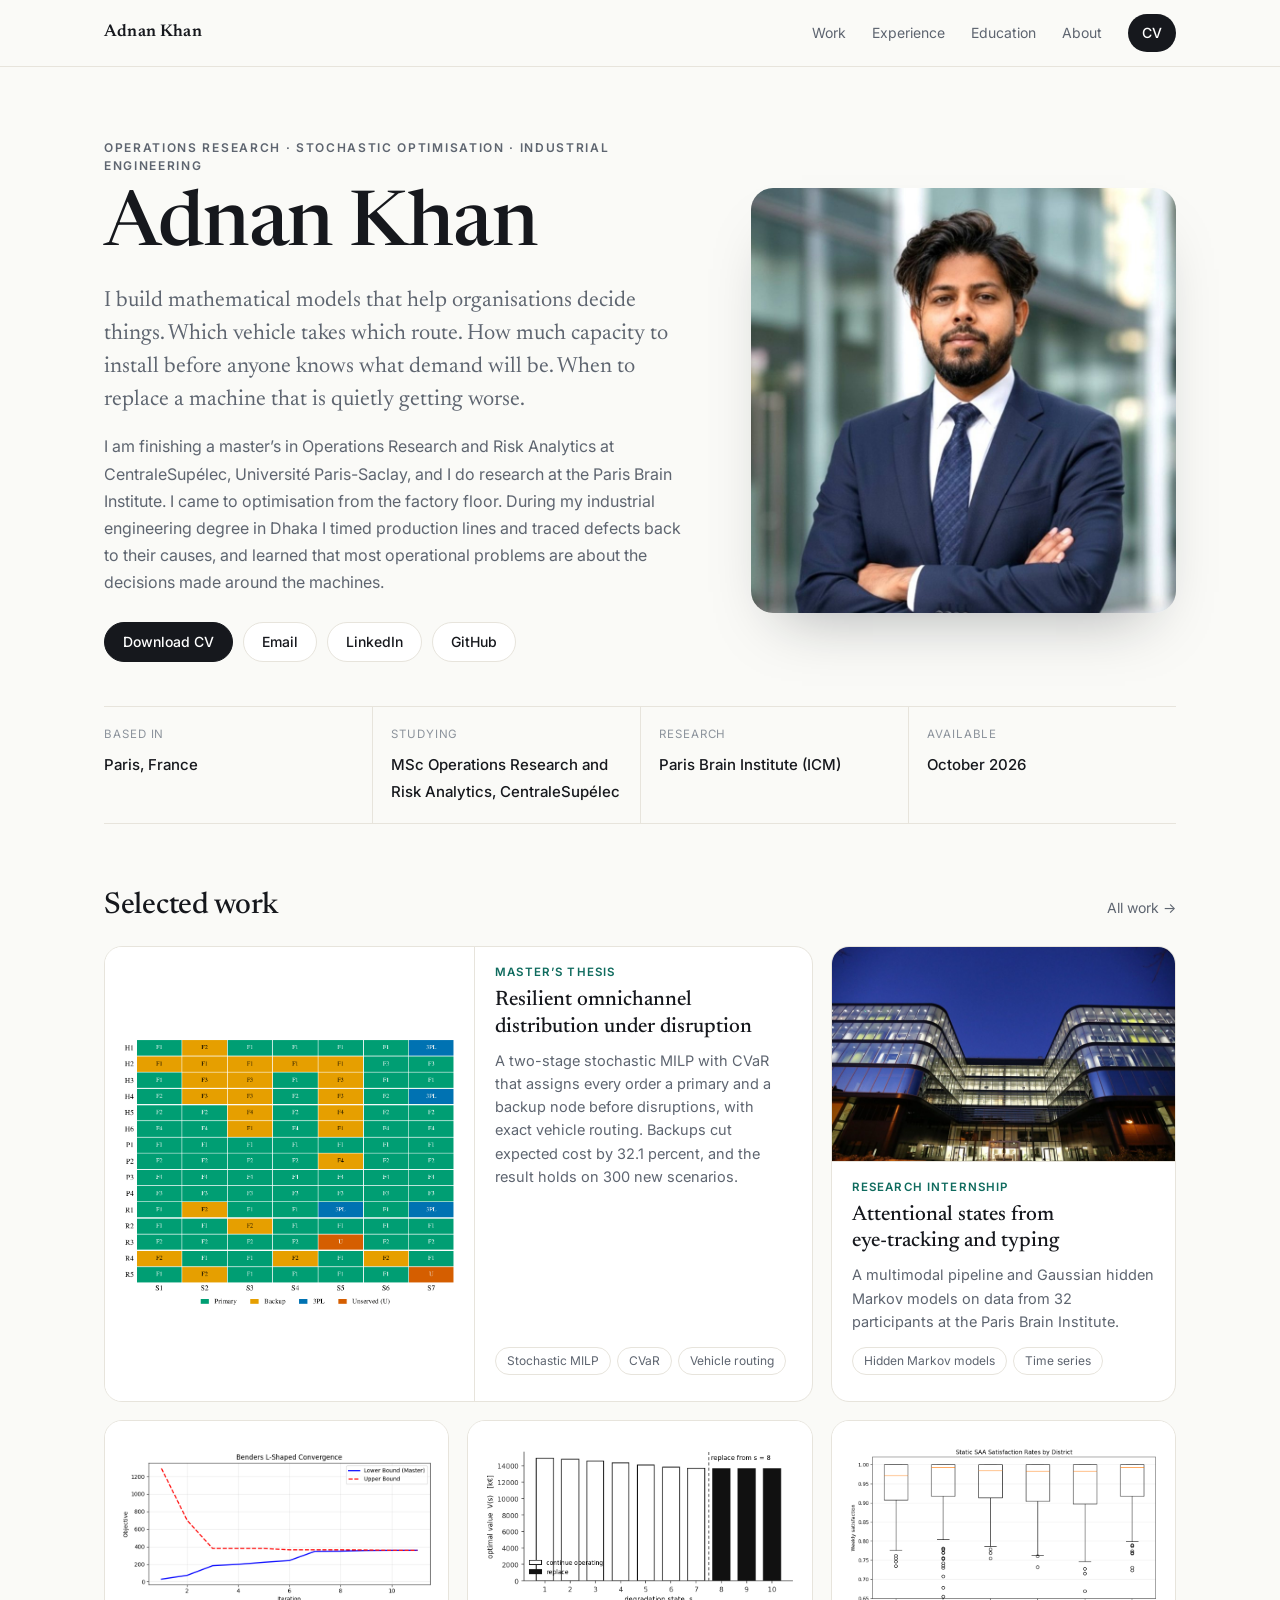
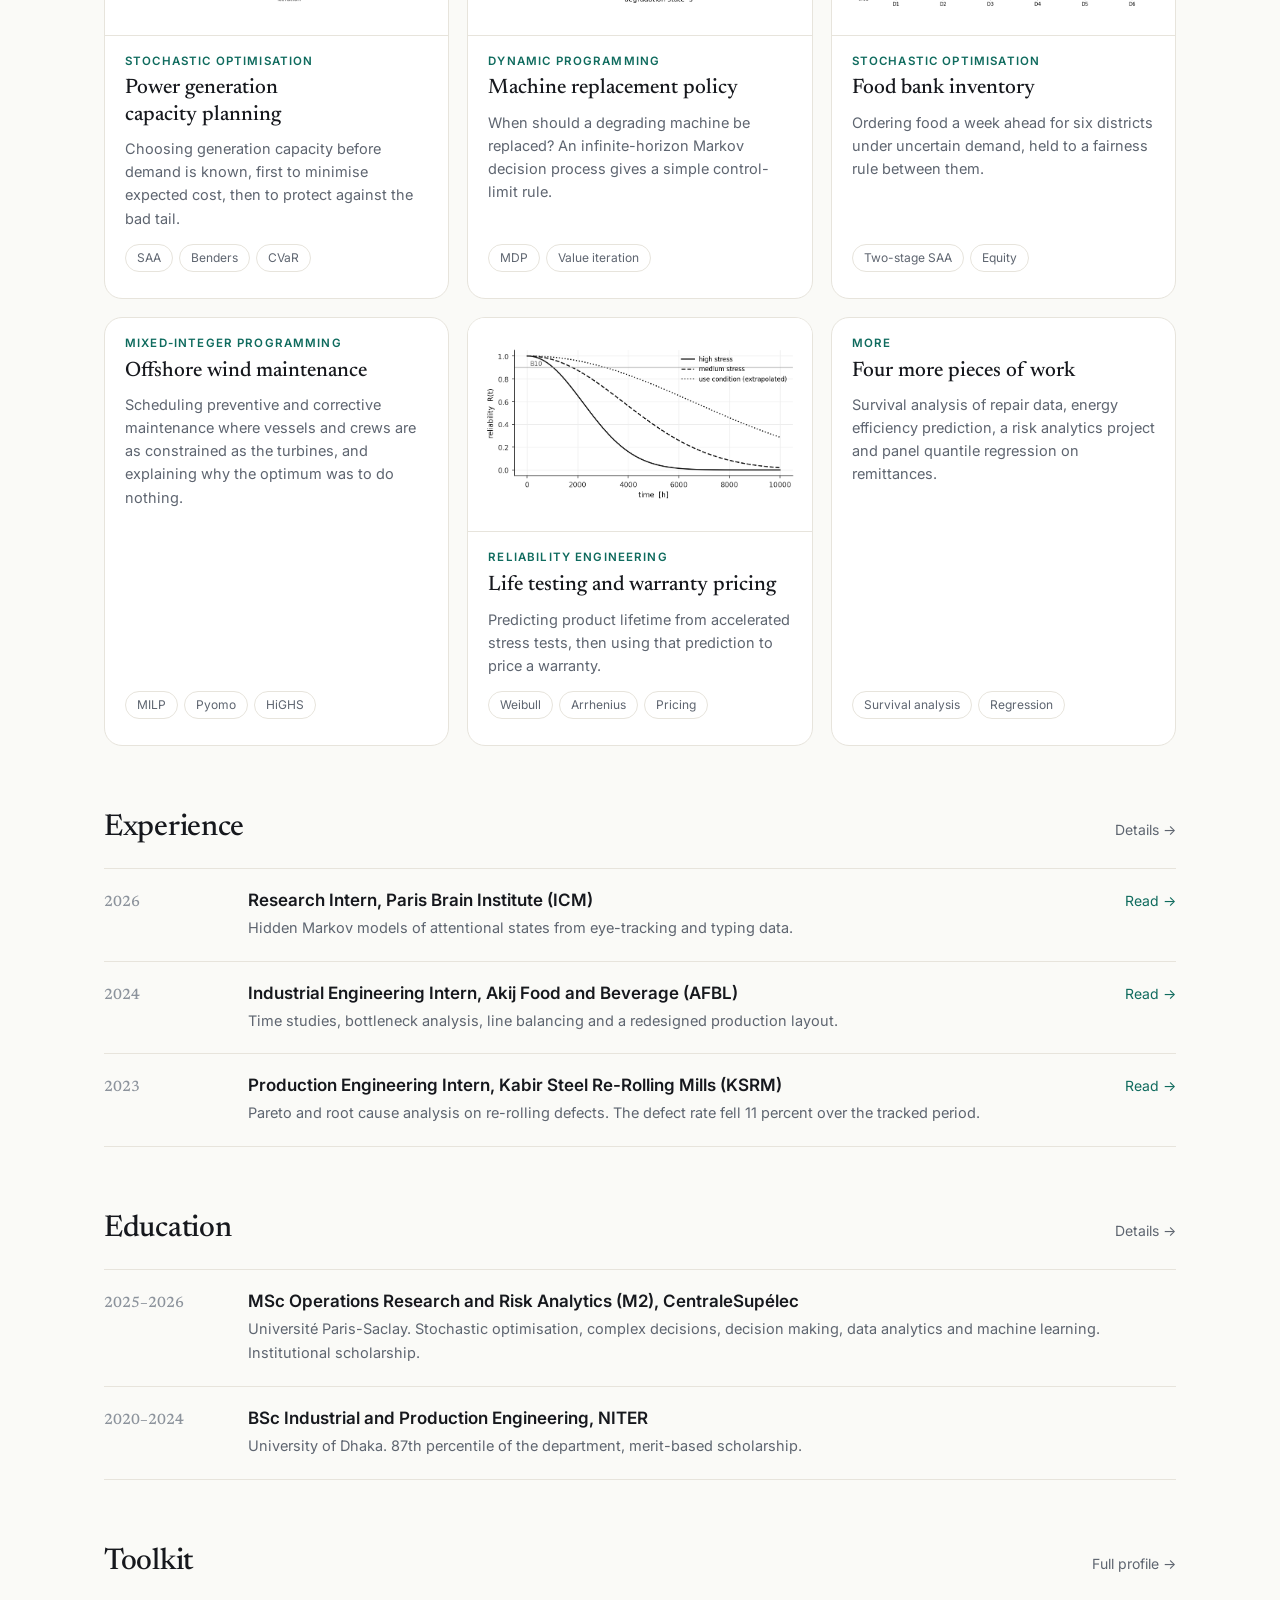
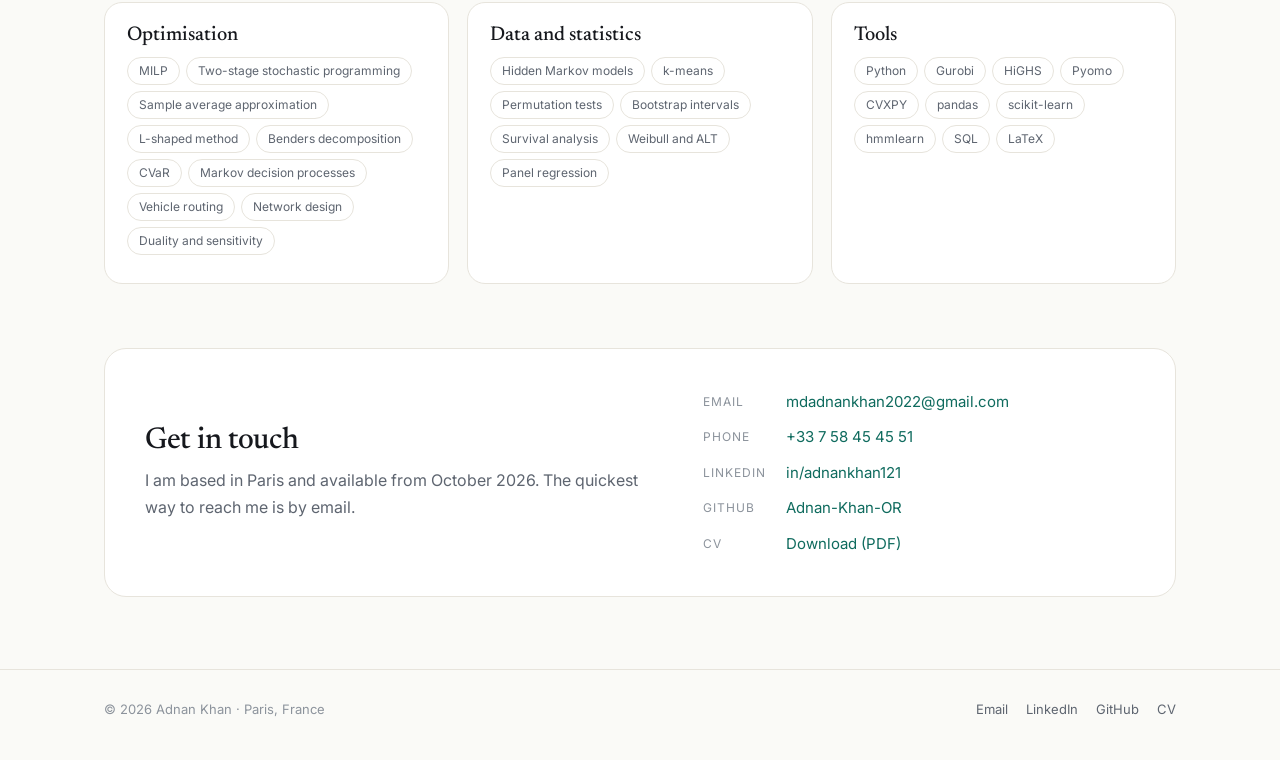
<file: index.html>
<!DOCTYPE html>
<html lang="en"><head>
<meta charset="utf-8"><meta name="viewport" content="width=device-width,initial-scale=1">
<title>Adnan Khan · Operations Research</title>
<meta name="description" content="Adnan Khan, operations research and stochastic optimisation. Master&#x27;s student at CentraleSupélec and research intern at the Paris Brain Institute, Paris.">
<meta property="og:title" content="Adnan Khan · Operations Research"><meta property="og:description" content="Adnan Khan, operations research and stochastic optimisation. Master&#x27;s student at CentraleSupélec and research intern at the Paris Brain Institute, Paris.">
<meta property="og:image" content="https://adnan-khan-or.github.io/adnan-headshot.jpg"><meta property="og:type" content="website">
<meta name="theme-color" content="#FAFAF7">
<link rel="icon" href="data:image/svg+xml,%3Csvg xmlns=%22http://www.w3.org/2000/svg%22 viewBox=%220 0 64 64%22%3E%3Crect width=%2264%22 height=%2264%22 rx=%2216%22 fill=%22%230F6B5E%22/%3E%3Ctext x=%2232%22 y=%2242%22 font-family=%22Georgia,serif%22 font-size=%2226%22 fill=%22white%22 text-anchor=%22middle%22%3EAK%3C/text%3E%3C/svg%3E">
<link rel="preconnect" href="https://fonts.googleapis.com"><link rel="preconnect" href="https://fonts.gstatic.com" crossorigin><link href="https://fonts.googleapis.com/css2?family=Inter:wght@400;500;600&family=Newsreader:opsz,ital,wght@6..72,0,400;6..72,0,500;6..72,1,400&display=swap" rel="stylesheet">
<link rel="stylesheet" href="style.css">
</head><body>
<header class="site-head"><div class="head-in"><a class="brand" href="index.html">Adnan Khan</a><button class="menu-btn" id="mb" aria-label="Open menu" aria-expanded="false">Menu</button><nav class="nav" id="nv"><a href="research.html">Work</a><a href="experience.html">Experience</a><a href="education.html">Education</a><a href="about.html">About</a><a class="nav-cv" href="Adnan-Khan-CV.pdf">CV</a></nav></div></header>
<main class="page">
<section class="hero"><div class="hero-text"><p class="eyebrow">Operations research &middot; Stochastic optimisation &middot; Industrial engineering</p><h1>Adnan Khan</h1><p class="hero-lead">I build mathematical models that help organisations decide things. Which vehicle takes which route. How much capacity to install before anyone knows what demand will be. When to replace a machine that is quietly getting worse.</p><p>I am finishing a master&rsquo;s in Operations Research and Risk Analytics at CentraleSup&eacute;lec, Universit&eacute; Paris-Saclay, and I do research at the Paris Brain Institute. I came to optimisation from the factory floor. During my industrial engineering degree in Dhaka I timed production lines and traced defects back to their causes, and learned that most operational problems are about the decisions made around the machines.</p><div class="actions"><a class="btn btn-primary" href="Adnan-Khan-CV.pdf">Download CV</a><a class="btn" href="mailto:mdadnankhan2022@gmail.com">Email</a><a class="btn" href="https://linkedin.com/in/adnankhan121">LinkedIn</a><a class="btn" href="https://github.com/Adnan-Khan-OR">GitHub</a></div></div><figure class="hero-photo"><img src="adnan-hero.jpg" alt="Portrait of Adnan Khan" width="900" height="900"></figure></section><section class="facts"><div><span>Based in</span><b>Paris, France</b></div><div><span>Studying</span><b>MSc Operations Research and Risk Analytics, CentraleSup&eacute;lec</b></div><div><span>Research</span><b>Paris Brain Institute (ICM)</b></div><div><span>Available</span><b>October 2026</b></div></section><section class="block"><div class="block-head"><h2>Selected work</h2><a href="research.html">All work &rarr;</a></div><div class="cards"><a class="card feature" href="thesis.html"><div class="card-img fit"><img src="thesis-service-modes.png" alt="Service modes heatmap" loading="lazy"></div><div class="card-body"><div class="card-kind">Master&rsquo;s thesis</div><h3>Resilient omnichannel distribution under disruption</h3><p>A two-stage stochastic MILP with CVaR that assigns every order a primary and a backup node before disruptions, with exact vehicle routing. Backups cut expected cost by 32.1 percent, and the result holds on 300 new scenarios.</p><div class="keys"><span class="key">Stochastic MILP</span><span class="key">CVaR</span><span class="key">Vehicle routing</span></div></div></a><a class="card" href="icm.html"><div class="card-img"><img src="icm-dusk.jpg" alt="Paris Brain Institute" loading="lazy"></div><div class="card-body"><div class="card-kind">Research internship</div><h3>Attentional states from eye-tracking and typing</h3><p>A multimodal pipeline and Gaussian hidden Markov models on data from 32 participants at the Paris Brain Institute.</p><div class="keys"><span class="key">Hidden Markov models</span><span class="key">Time series</span></div></div></a><a class="card" href="power.html"><div class="card-img fit"><img src="so1_out_10.png" alt="Chart from the power generation project" loading="lazy"></div><div class="card-body"><div class="card-kind">Stochastic optimisation</div><h3>Power generation capacity planning</h3><p>Choosing generation capacity before demand is known, first to minimise expected cost, then to protect against the bad tail.</p><div class="keys"><span class="key">SAA</span><span class="key">Benders</span><span class="key">CVaR</span></div></div></a><a class="card" href="replacement.html"><div class="card-img fit"><img src="mdp-policy.png" alt="Value function and policy" loading="lazy"></div><div class="card-body"><div class="card-kind">Dynamic programming</div><h3>Machine replacement policy</h3><p>When should a degrading machine be replaced? An infinite-horizon Markov decision process gives a simple control-limit rule.</p><div class="keys"><span class="key">MDP</span><span class="key">Value iteration</span></div></div></a><a class="card" href="foodbank.html"><div class="card-img fit"><img src="fb_att_5.png" alt="Weekly satisfaction by district" loading="lazy"></div><div class="card-body"><div class="card-kind">Stochastic optimisation</div><h3>Food bank inventory</h3><p>Ordering food a week ahead for six districts under uncertain demand, held to a fairness rule between them.</p><div class="keys"><span class="key">Two-stage SAA</span><span class="key">Equity</span></div></div></a><a class="card" href="turbine.html"><div class="card-body"><div class="card-kind">Mixed-integer programming</div><h3>Offshore wind maintenance</h3><p>Scheduling preventive and corrective maintenance where vessels and crews are as constrained as the turbines, and explaining why the optimum was to do nothing.</p><div class="keys"><span class="key">MILP</span><span class="key">Pyomo</span><span class="key">HiGHS</span></div></div></a><a class="card" href="alt.html"><div class="card-img fit"><img src="alt-weibull.png" alt="Weibull reliability curves" loading="lazy"></div><div class="card-body"><div class="card-kind">Reliability engineering</div><h3>Life testing and warranty pricing</h3><p>Predicting product lifetime from accelerated stress tests, then using that prediction to price a warranty.</p><div class="keys"><span class="key">Weibull</span><span class="key">Arrhenius</span><span class="key">Pricing</span></div></div></a><a class="card" href="research.html"><div class="card-body"><div class="card-kind">More</div><h3>Four more pieces of work</h3><p>Survival analysis of repair data, energy efficiency prediction, a risk analytics project and panel quantile regression on remittances.</p><div class="keys"><span class="key">Survival analysis</span><span class="key">Regression</span></div></div></a></div></section><section class="block"><div class="block-head"><h2>Experience</h2><a href="experience.html">Details &rarr;</a></div><div class="timeline"><div class="tl"><span class="yr">2026</span><div><h3>Research Intern, Paris Brain Institute (ICM)</h3><p>Hidden Markov models of attentional states from eye-tracking and typing data.</p></div><a class="go" href="icm.html">Read &rarr;</a></div><div class="tl"><span class="yr">2024</span><div><h3>Industrial Engineering Intern, Akij Food and Beverage (AFBL)</h3><p>Time studies, bottleneck analysis, line balancing and a redesigned production layout.</p></div><a class="go" href="experience.html">Read &rarr;</a></div><div class="tl"><span class="yr">2023</span><div><h3>Production Engineering Intern, Kabir Steel Re-Rolling Mills (KSRM)</h3><p>Pareto and root cause analysis on re-rolling defects. The defect rate fell 11 percent over the tracked period.</p></div><a class="go" href="experience.html">Read &rarr;</a></div></div></section><section class="block"><div class="block-head"><h2>Education</h2><a href="education.html">Details &rarr;</a></div><div class="timeline"><div class="tl"><span class="yr">2025&ndash;2026</span><div><h3>MSc Operations Research and Risk Analytics (M2), CentraleSup&eacute;lec</h3><p>Universit&eacute; Paris-Saclay. Stochastic optimisation, complex decisions, decision making, data analytics and machine learning. Institutional scholarship.</p></div><span></span></div><div class="tl"><span class="yr">2020&ndash;2024</span><div><h3>BSc Industrial and Production Engineering, NITER</h3><p>University of Dhaka. 87th percentile of the department, merit-based scholarship.</p></div><span></span></div></div></section><section class="block"><div class="block-head"><h2>Toolkit</h2><a href="about.html">Full profile &rarr;</a></div><div class="toolkit"><div class="tk"><h3>Optimisation</h3><div class="keys"><span class="key">MILP</span><span class="key">Two-stage stochastic programming</span><span class="key">Sample average approximation</span><span class="key">L-shaped method</span><span class="key">Benders decomposition</span><span class="key">CVaR</span><span class="key">Markov decision processes</span><span class="key">Vehicle routing</span><span class="key">Network design</span><span class="key">Duality and sensitivity</span></div></div><div class="tk"><h3>Data and statistics</h3><div class="keys"><span class="key">Hidden Markov models</span><span class="key">k-means</span><span class="key">Permutation tests</span><span class="key">Bootstrap intervals</span><span class="key">Survival analysis</span><span class="key">Weibull and ALT</span><span class="key">Panel regression</span></div></div><div class="tk"><h3>Tools</h3><div class="keys"><span class="key">Python</span><span class="key">Gurobi</span><span class="key">HiGHS</span><span class="key">Pyomo</span><span class="key">CVXPY</span><span class="key">pandas</span><span class="key">scikit-learn</span><span class="key">hmmlearn</span><span class="key">SQL</span><span class="key">LaTeX</span></div></div></div></section><section class="block"><div class="contact"><div><h2>Get in touch</h2><p>I am based in Paris and available from October 2026. The quickest way to reach me is by email.</p></div><dl><dt>Email</dt><dd><a href="mailto:mdadnankhan2022@gmail.com">mdadnankhan2022@gmail.com</a></dd><dt>Phone</dt><dd><a href="tel:+33758454551">+33 7 58 45 45 51</a></dd><dt>LinkedIn</dt><dd><a href="https://linkedin.com/in/adnankhan121">in/adnankhan121</a></dd><dt>GitHub</dt><dd><a href="https://github.com/Adnan-Khan-OR">Adnan-Khan-OR</a></dd><dt>CV</dt><dd><a href="Adnan-Khan-CV.pdf">Download (PDF)</a></dd></dl></div></section>
</main>
<footer class="site-foot"><div class="foot-in"><span>&copy; 2026 Adnan Khan &middot; Paris, France</span><span class="foot-links"><a href="mailto:mdadnankhan2022@gmail.com">Email</a><a href="https://linkedin.com/in/adnankhan121">LinkedIn</a><a href="https://github.com/Adnan-Khan-OR">GitHub</a><a href="Adnan-Khan-CV.pdf">CV</a></span></div></footer>
<script>const b=document.getElementById('mb'),n=document.getElementById('nv');b.onclick=()=>{n.classList.toggle('open');b.setAttribute('aria-expanded',n.classList.contains('open'))};</script>
</body></html>
</file>
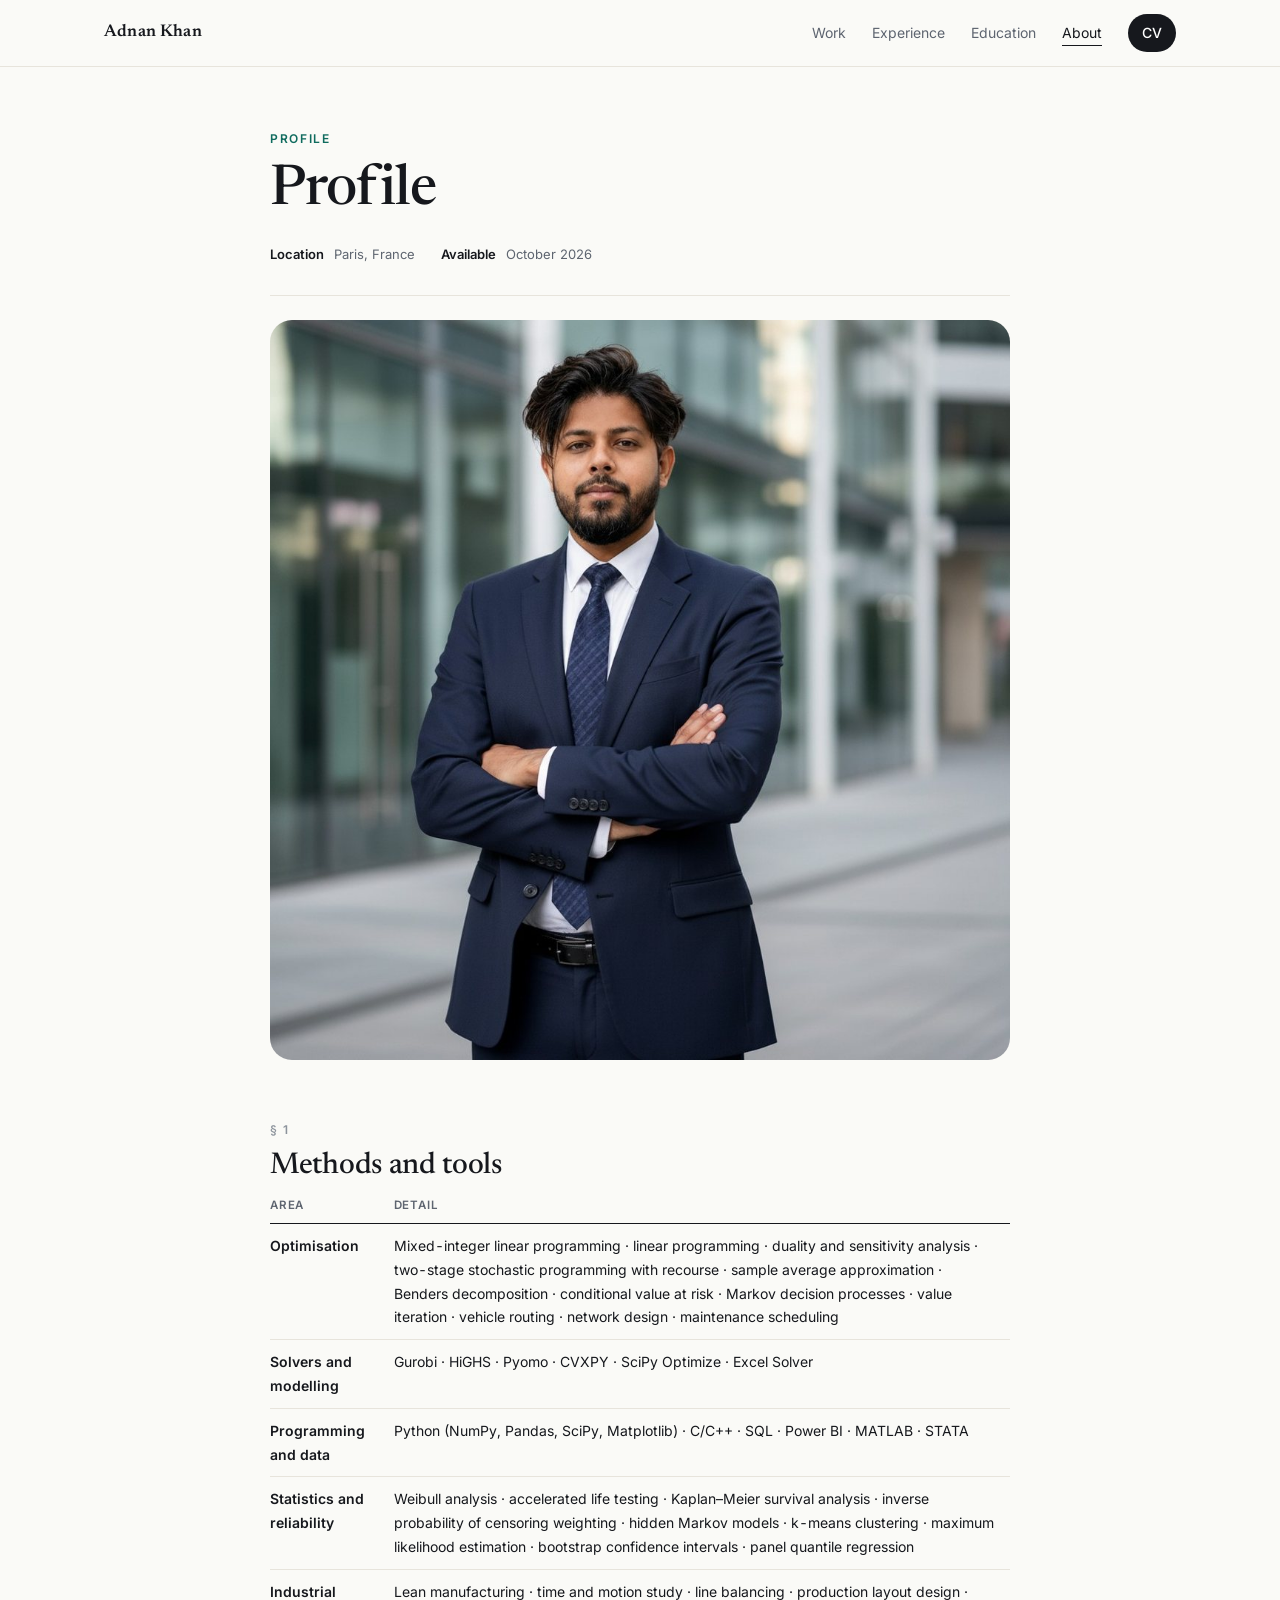
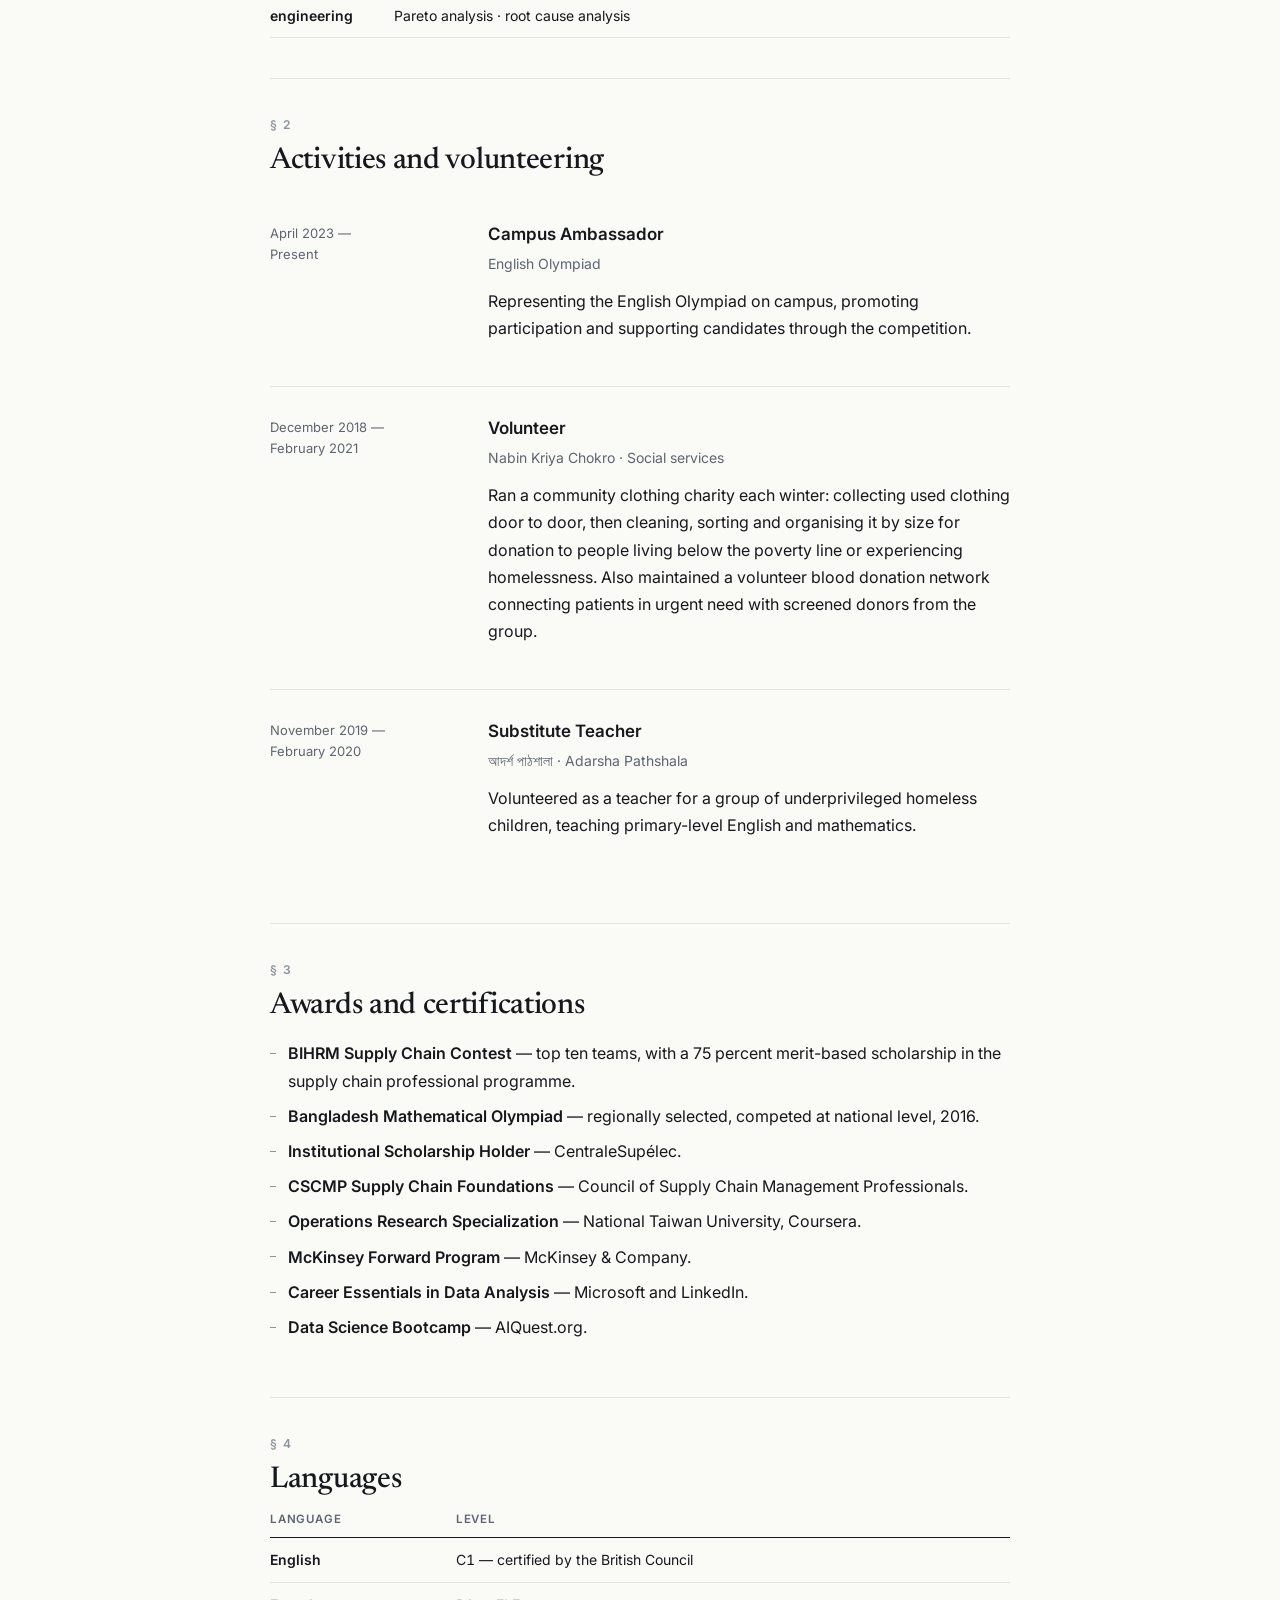
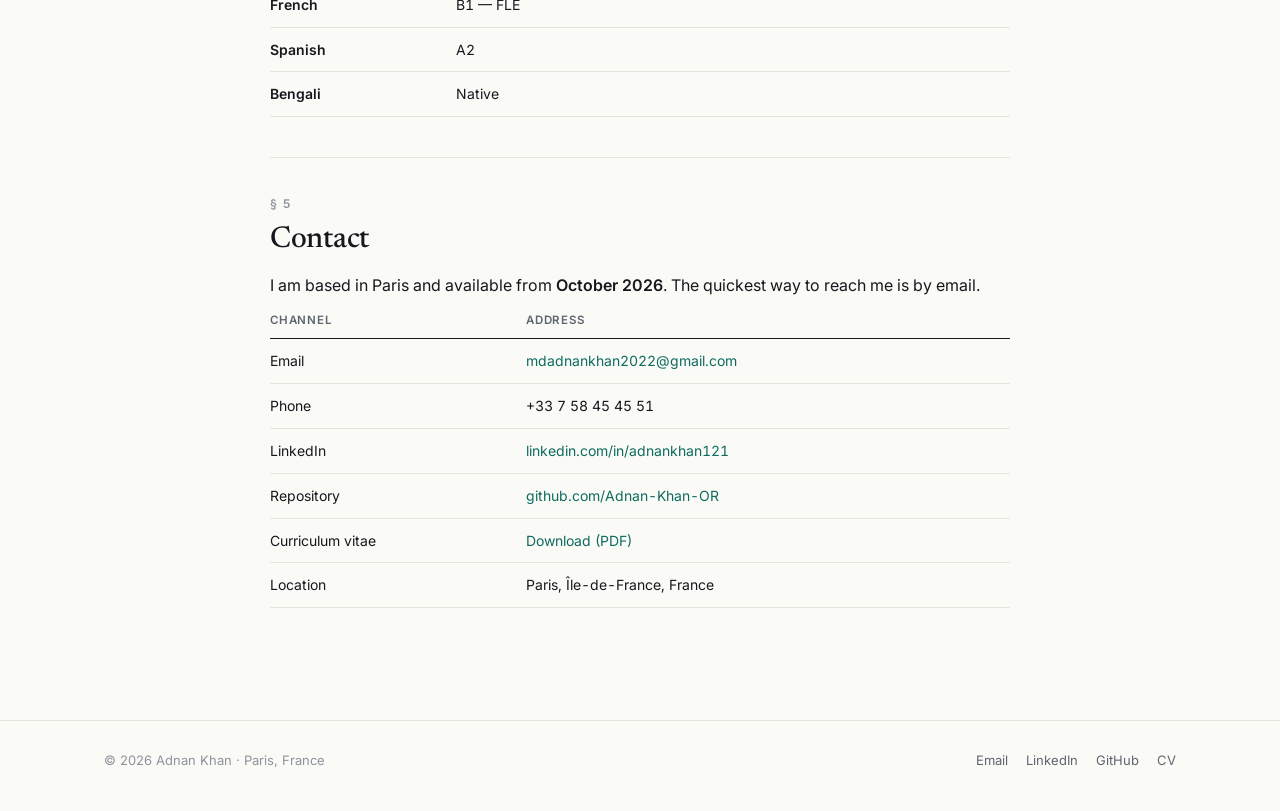
<file: about.html>
<!DOCTYPE html>
<html lang="en"><head>
<meta charset="utf-8"><meta name="viewport" content="width=device-width,initial-scale=1">
<title>Profile · Adnan Khan</title>
<meta name="description" content="Methods, tools, activities and contact.">
<meta property="og:title" content="Profile · Adnan Khan"><meta property="og:description" content="Methods, tools, activities and contact.">
<meta property="og:image" content="https://adnan-khan-or.github.io/adnan-headshot.jpg"><meta property="og:type" content="website">
<meta name="theme-color" content="#FAFAF7">
<link rel="icon" href="data:image/svg+xml,%3Csvg xmlns=%22http://www.w3.org/2000/svg%22 viewBox=%220 0 64 64%22%3E%3Crect width=%2264%22 height=%2264%22 rx=%2216%22 fill=%22%230F6B5E%22/%3E%3Ctext x=%2232%22 y=%2242%22 font-family=%22Georgia,serif%22 font-size=%2226%22 fill=%22white%22 text-anchor=%22middle%22%3EAK%3C/text%3E%3C/svg%3E">
<link rel="preconnect" href="https://fonts.googleapis.com"><link rel="preconnect" href="https://fonts.gstatic.com" crossorigin><link href="https://fonts.googleapis.com/css2?family=Inter:wght@400;500;600&family=Newsreader:opsz,ital,wght@6..72,0,400;6..72,0,500;6..72,1,400&display=swap" rel="stylesheet">
<link rel="stylesheet" href="style.css">
</head><body>
<header class="site-head"><div class="head-in"><a class="brand" href="index.html">Adnan Khan</a><button class="menu-btn" id="mb" aria-label="Open menu" aria-expanded="false">Menu</button><nav class="nav" id="nv"><a href="research.html">Work</a><a href="experience.html">Experience</a><a href="education.html">Education</a><a href="about.html" aria-current="page">About</a><a class="nav-cv" href="Adnan-Khan-CV.pdf">CV</a></nav></div></header>
<main class="page">
<div class="main"><div class="container"><div class="page-head"><div class="folio">Profile</div><h1>Profile</h1><div class="byline"><span><b>Location</b> Paris, France</span><span><b>Available</b> October 2026</span></div></div></div><div class="container"><figure class="about-photo"><img src="adnan-standing.jpg" alt="Adnan Khan in Paris" loading="lazy"></figure><section class="sheet"><div class="sec-no">§ 1</div><h2>Methods and tools</h2><table>
<tr><th>Area</th><th>Detail</th></tr>
<tr><td><b>Optimisation</b></td><td>Mixed-integer linear programming · linear programming · duality and sensitivity analysis · two-stage stochastic programming with recourse · sample average approximation · Benders decomposition · conditional value at risk · Markov decision processes · value iteration · vehicle routing · network design · maintenance scheduling</td></tr>
<tr><td><b>Solvers and modelling</b></td><td>Gurobi · HiGHS · Pyomo · CVXPY · SciPy Optimize · Excel Solver</td></tr>
<tr><td><b>Programming and data</b></td><td>Python (NumPy, Pandas, SciPy, Matplotlib) · C/C++ · SQL · Power BI · MATLAB · STATA</td></tr>
<tr><td><b>Statistics and reliability</b></td><td>Weibull analysis · accelerated life testing · Kaplan–Meier survival analysis · inverse probability of censoring weighting · hidden Markov models · k-means clustering · maximum likelihood estimation · bootstrap confidence intervals · panel quantile regression</td></tr>
<tr><td><b>Industrial engineering</b></td><td>Lean manufacturing · time and motion study · line balancing · production layout design · Pareto analysis · root cause analysis</td></tr></table></section><section class="sheet"><div class="sec-no">§ 2</div><h2>Activities and volunteering</h2>
<div class="record"><div class="when">April 2023 —<br>Present</div><div><h3>Campus Ambassador</h3><div class="org">English Olympiad</div>
<p>Representing the English Olympiad on campus, promoting participation and supporting candidates through the competition.</p></div></div>
<div class="record"><div class="when">December 2018 —<br>February 2021</div><div><h3>Volunteer</h3><div class="org">Nabin Kriya Chokro · Social services</div>
<p>Ran a community clothing charity each winter: collecting used clothing door to door, then cleaning, sorting and organising it by size for donation to people living below the poverty line or experiencing homelessness. Also maintained a volunteer blood donation network connecting patients in urgent need with screened donors from the group.</p></div></div>
<div class="record"><div class="when">November 2019 —<br>February 2020</div><div><h3>Substitute Teacher</h3><div class="org">আদর্শ পাঠশালা · Adarsha Pathshala</div>
<p>Volunteered as a teacher for a group of underprivileged homeless children, teaching primary-level English and mathematics.</p></div></div></section><section class="sheet"><div class="sec-no">§ 3</div><h2>Awards and certifications</h2><ul class="plain">
<li><b>BIHRM Supply Chain Contest</b> — top ten teams, with a 75 percent merit-based scholarship in the supply chain professional programme.</li>
<li><b>Bangladesh Mathematical Olympiad</b> — regionally selected, competed at national level, 2016.</li>
<li><b>Institutional Scholarship Holder</b> — CentraleSupélec.</li>
<li><b>CSCMP Supply Chain Foundations</b> — Council of Supply Chain Management Professionals.</li>
<li><b>Operations Research Specialization</b> — National Taiwan University, Coursera.</li>
<li><b>McKinsey Forward Program</b> — McKinsey &amp; Company.</li>
<li><b>Career Essentials in Data Analysis</b> — Microsoft and LinkedIn.</li>
<li><b>Data Science Bootcamp</b> — AIQuest.org.</li></ul></section><section class="sheet"><div class="sec-no">§ 4</div><h2>Languages</h2><table><tr><th>Language</th><th>Level</th></tr>
<tr><td><b>English</b></td><td>C1 — certified by the British Council</td></tr>
<tr><td><b>French</b></td><td>B1 — FLE</td></tr>
<tr><td><b>Spanish</b></td><td>A2</td></tr>
<tr><td><b>Bengali</b></td><td>Native</td></tr></table></section><section class="sheet"><div class="sec-no">§ 5</div><h2>Contact</h2><p class="wide">I am based in Paris and available from <b>October 2026</b>. The quickest way to reach me is by email.</p>
<table><tr><th>Channel</th><th>Address</th></tr>
<tr><td>Email</td><td><a href="mailto:mdadnankhan2022@gmail.com">mdadnankhan2022@gmail.com</a></td></tr>
<tr><td>Phone</td><td>+33 7 58 45 45 51</td></tr>
<tr><td>LinkedIn</td><td><a href="https://linkedin.com/in/adnankhan121">linkedin.com/in/adnankhan121</a></td></tr>
<tr><td>Repository</td><td><a href="https://github.com/Adnan-Khan-OR">github.com/Adnan-Khan-OR</a></td></tr>
<tr><td>Curriculum vitae</td><td><a href="Adnan-Khan-CV.pdf">Download (PDF)</a></td></tr>
<tr><td>Location</td><td>Paris, Île-de-France, France</td></tr></table></section></div></div>
</main>
<footer class="site-foot"><div class="foot-in"><span>&copy; 2026 Adnan Khan &middot; Paris, France</span><span class="foot-links"><a href="mailto:mdadnankhan2022@gmail.com">Email</a><a href="https://linkedin.com/in/adnankhan121">LinkedIn</a><a href="https://github.com/Adnan-Khan-OR">GitHub</a><a href="Adnan-Khan-CV.pdf">CV</a></span></div></footer>
<script>const b=document.getElementById('mb'),n=document.getElementById('nv');b.onclick=()=>{n.classList.toggle('open');b.setAttribute('aria-expanded',n.classList.contains('open'))};</script>
</body></html>
</file>
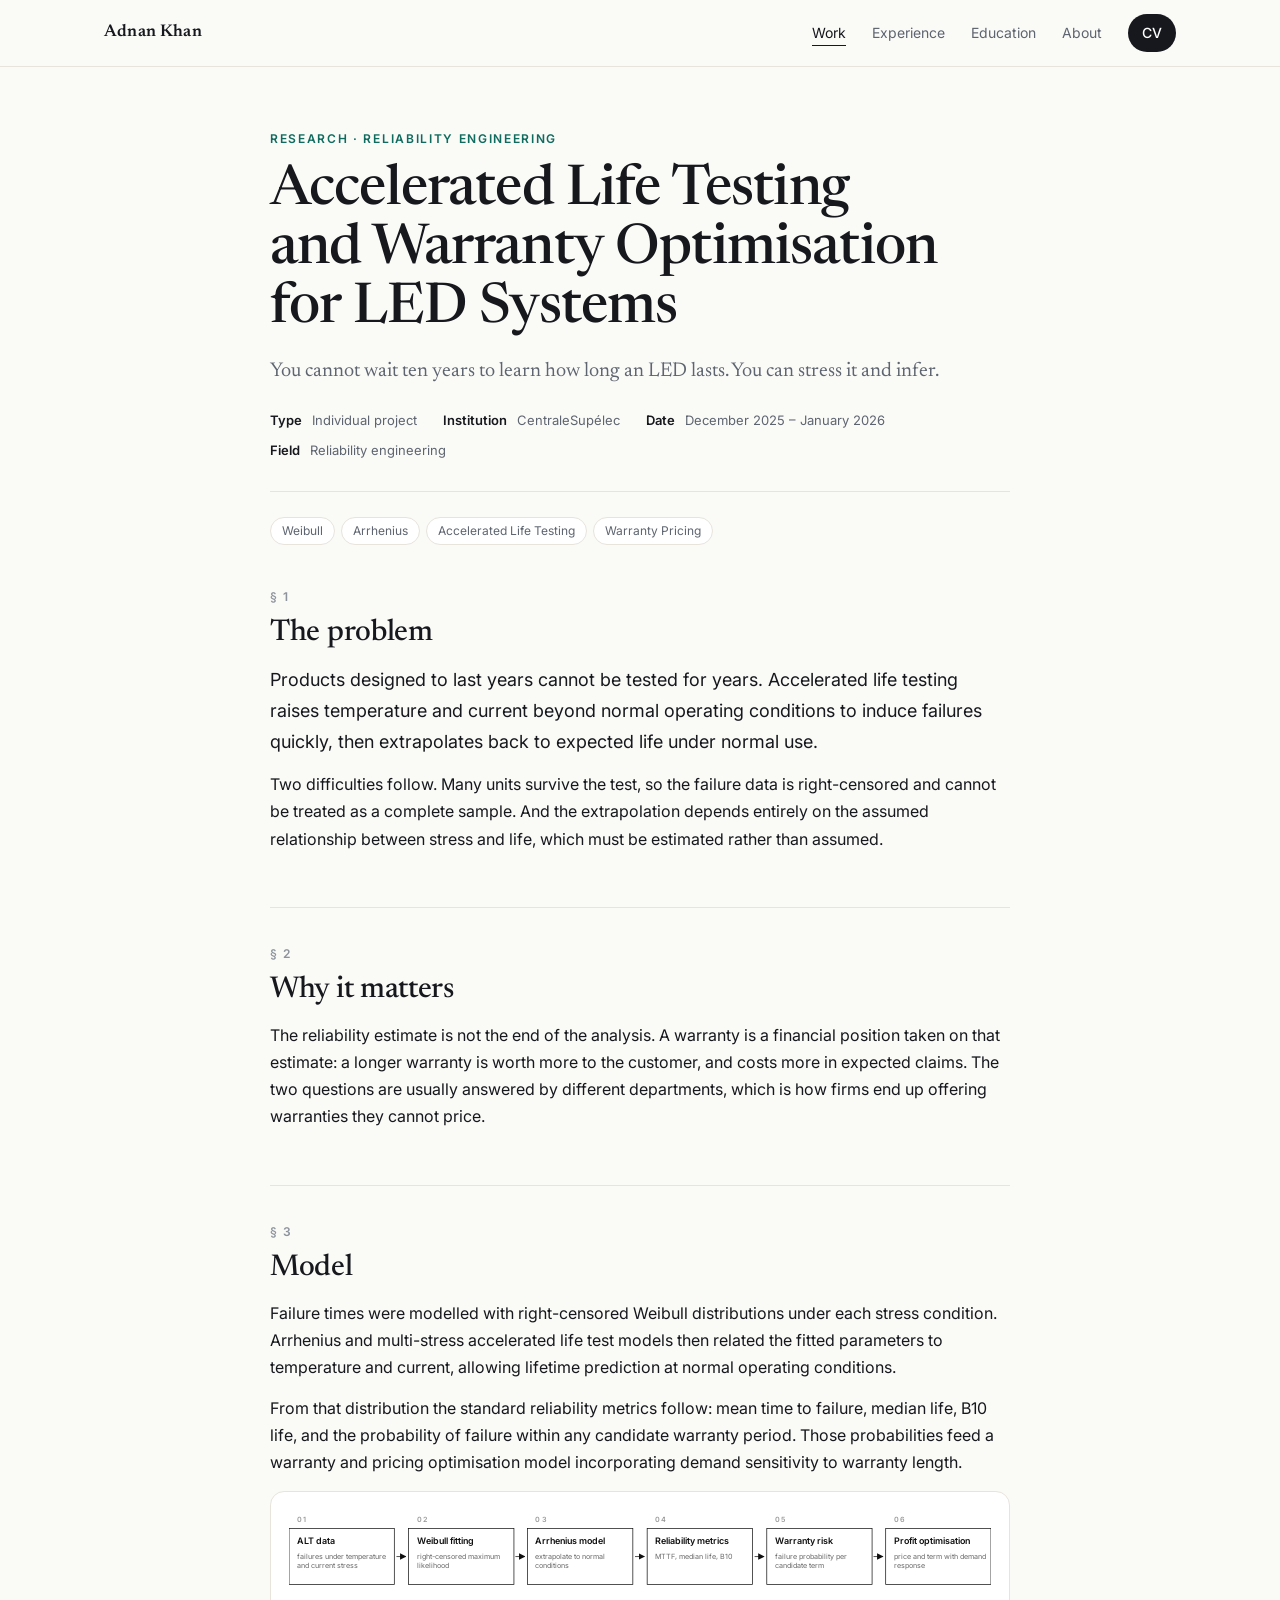
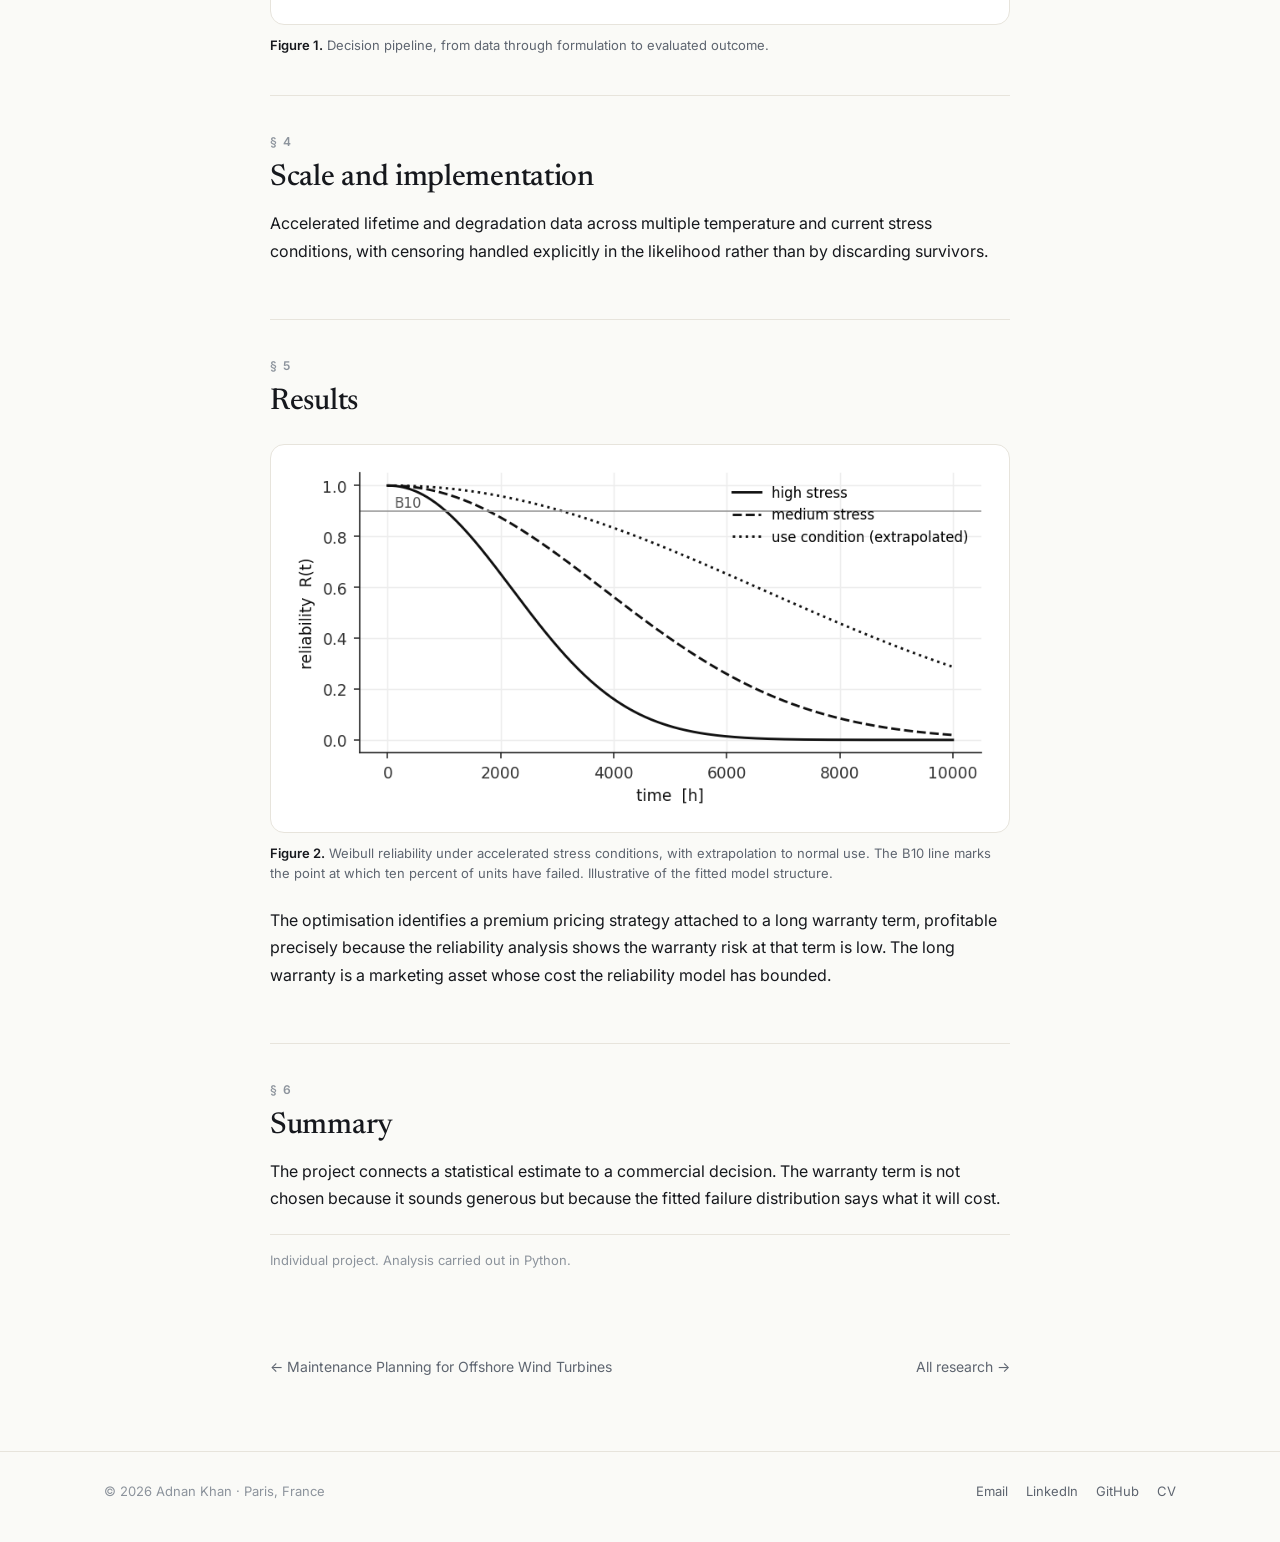
<file: alt.html>
<!DOCTYPE html>
<html lang="en"><head>
<meta charset="utf-8"><meta name="viewport" content="width=device-width,initial-scale=1">
<title>Accelerated Life Testing & Warranty Optimisation · Adnan Khan</title>
<meta name="description" content="Predicting product lifetime from stress-test data, then using that prediction to price a warranty.">
<meta property="og:title" content="Accelerated Life Testing & Warranty Optimisation · Adnan Khan"><meta property="og:description" content="Predicting product lifetime from stress-test data, then using that prediction to price a warranty.">
<meta property="og:image" content="https://adnan-khan-or.github.io/adnan-headshot.jpg"><meta property="og:type" content="website">
<meta name="theme-color" content="#FAFAF7">
<link rel="icon" href="data:image/svg+xml,%3Csvg xmlns=%22http://www.w3.org/2000/svg%22 viewBox=%220 0 64 64%22%3E%3Crect width=%2264%22 height=%2264%22 rx=%2216%22 fill=%22%230F6B5E%22/%3E%3Ctext x=%2232%22 y=%2242%22 font-family=%22Georgia,serif%22 font-size=%2226%22 fill=%22white%22 text-anchor=%22middle%22%3EAK%3C/text%3E%3C/svg%3E">
<link rel="preconnect" href="https://fonts.googleapis.com"><link rel="preconnect" href="https://fonts.gstatic.com" crossorigin><link href="https://fonts.googleapis.com/css2?family=Inter:wght@400;500;600&family=Newsreader:opsz,ital,wght@6..72,0,400;6..72,0,500;6..72,1,400&display=swap" rel="stylesheet">
<link rel="stylesheet" href="style.css">
</head><body>
<header class="site-head"><div class="head-in"><a class="brand" href="index.html">Adnan Khan</a><button class="menu-btn" id="mb" aria-label="Open menu" aria-expanded="false">Menu</button><nav class="nav" id="nv"><a href="research.html" aria-current="page">Work</a><a href="experience.html">Experience</a><a href="education.html">Education</a><a href="about.html">About</a><a class="nav-cv" href="Adnan-Khan-CV.pdf">CV</a></nav></div></header>
<main class="page">
<div class="main"><div class="container"><div class="page-head"><div class="folio">Research · Reliability engineering</div><h1>Accelerated Life Testing and Warranty Optimisation for LED Systems</h1><p class="standfirst">You cannot wait ten years to learn how long an LED lasts. You can stress it and infer.</p><div class="byline"><span><b>Type</b> Individual project</span><span><b>Institution</b> CentraleSupélec</span><span><b>Date</b> December 2025 – January 2026</span><span><b>Field</b> Reliability engineering</span></div></div></div><div class="container"><div style="padding-top:1.6rem"><div class="keys"><span class="key">Weibull</span><span class="key">Arrhenius</span><span class="key">Accelerated Life Testing</span><span class="key">Warranty Pricing</span></div></div><section class="sheet"><div class="sec-no">§ 1</div><h2>The problem</h2><p class="lead">Products designed to last years cannot be tested for years. Accelerated life testing raises temperature and current beyond normal operating conditions to induce failures quickly, then extrapolates back to expected life under normal use.</p>
<p>Two difficulties follow. Many units survive the test, so the failure data is right-censored and cannot be treated as a complete sample. And the extrapolation depends entirely on the assumed relationship between stress and life, which must be estimated rather than assumed.</p></section><section class="sheet"><div class="sec-no">§ 2</div><h2>Why it matters</h2><p>The reliability estimate is not the end of the analysis. A warranty is a financial position taken on that estimate: a longer warranty is worth more to the customer, and costs more in expected claims. The two questions are usually answered by different departments, which is how firms end up offering warranties they cannot price.</p></section><section class="sheet"><div class="sec-no">§ 3</div><h2>Model</h2><p>Failure times were modelled with right-censored Weibull distributions under each stress condition. Arrhenius and multi-stress accelerated life test models then related the fitted parameters to temperature and current, allowing lifetime prediction at normal operating conditions.</p>
<p>From that distribution the standard reliability metrics follow: mean time to failure, median life, B10 life, and the probability of failure within any candidate warranty period. Those probabilities feed a warranty and pricing optimisation model incorporating demand sensitivity to warranty length.</p><div class="diagram"><svg viewBox="0 0 980 146" xmlns="http://www.w3.org/2000/svg" font-family="Inter,sans-serif"><defs><marker id="ar" markerWidth="9" markerHeight="9" refX="8" refY="4.5" orient="auto"><path d="M0,0 L9,4.5 L0,9 z" fill="#0F0F0F"/></marker></defs><rect x="0" y="26" width="147" height="78" fill="none" stroke="#0F0F0F" stroke-width="1"/><text x="11" y="17" font-size="10" letter-spacing="1.6" fill="#9A9A9A" font-weight="600">01</text><text x="11" y="48" font-size="12.5" font-weight="600" fill="#0F0F0F">ALT data</text><text x="11" y="69" font-size="10" fill="#6B6B6B">failures under temperature</text><text x="11" y="81" font-size="10" fill="#6B6B6B">and current stress</text><line x1="150" y1="65" x2="163" y2="65" stroke="#0F0F0F" stroke-width="1" marker-end="url(#ar)"/><rect x="167" y="26" width="147" height="78" fill="none" stroke="#0F0F0F" stroke-width="1"/><text x="178" y="17" font-size="10" letter-spacing="1.6" fill="#9A9A9A" font-weight="600">02</text><text x="178" y="48" font-size="12.5" font-weight="600" fill="#0F0F0F">Weibull fitting</text><text x="178" y="69" font-size="10" fill="#6B6B6B">right-censored maximum</text><text x="178" y="81" font-size="10" fill="#6B6B6B">likelihood</text><line x1="316" y1="65" x2="329" y2="65" stroke="#0F0F0F" stroke-width="1" marker-end="url(#ar)"/><rect x="333" y="26" width="147" height="78" fill="none" stroke="#0F0F0F" stroke-width="1"/><text x="344" y="17" font-size="10" letter-spacing="1.6" fill="#9A9A9A" font-weight="600">03</text><text x="344" y="48" font-size="12.5" font-weight="600" fill="#0F0F0F">Arrhenius model</text><text x="344" y="69" font-size="10" fill="#6B6B6B">extrapolate to normal</text><text x="344" y="81" font-size="10" fill="#6B6B6B">conditions</text><line x1="483" y1="65" x2="496" y2="65" stroke="#0F0F0F" stroke-width="1" marker-end="url(#ar)"/><rect x="500" y="26" width="147" height="78" fill="none" stroke="#0F0F0F" stroke-width="1"/><text x="511" y="17" font-size="10" letter-spacing="1.6" fill="#9A9A9A" font-weight="600">04</text><text x="511" y="48" font-size="12.5" font-weight="600" fill="#0F0F0F">Reliability metrics</text><text x="511" y="69" font-size="10" fill="#6B6B6B">MTTF, median life, B10</text><line x1="650" y1="65" x2="663" y2="65" stroke="#0F0F0F" stroke-width="1" marker-end="url(#ar)"/><rect x="667" y="26" width="147" height="78" fill="none" stroke="#0F0F0F" stroke-width="1"/><text x="678" y="17" font-size="10" letter-spacing="1.6" fill="#9A9A9A" font-weight="600">05</text><text x="678" y="48" font-size="12.5" font-weight="600" fill="#0F0F0F">Warranty risk</text><text x="678" y="69" font-size="10" fill="#6B6B6B">failure probability per</text><text x="678" y="81" font-size="10" fill="#6B6B6B">candidate term</text><line x1="816" y1="65" x2="829" y2="65" stroke="#0F0F0F" stroke-width="1" marker-end="url(#ar)"/><rect x="833" y="26" width="147" height="78" fill="none" stroke="#0F0F0F" stroke-width="1"/><text x="844" y="17" font-size="10" letter-spacing="1.6" fill="#9A9A9A" font-weight="600">06</text><text x="844" y="48" font-size="12.5" font-weight="600" fill="#0F0F0F">Profit optimisation</text><text x="844" y="69" font-size="10" fill="#6B6B6B">price and term with demand</text><text x="844" y="81" font-size="10" fill="#6B6B6B">response</text></svg></div><figcaption><b>Figure 1.</b> Decision pipeline, from data through formulation to evaluated outcome.</figcaption></section><section class="sheet"><div class="sec-no">§ 4</div><h2>Scale and implementation</h2><p>Accelerated lifetime and degradation data across multiple temperature and current stress conditions, with censoring handled explicitly in the likelihood rather than by discarding survivors.</p></section><section class="sheet"><div class="sec-no">§ 5</div><h2>Results</h2><figure><div class="fig-frame"><img src="alt-weibull.png" alt="Weibull reliability under accelerated stress conditions, with extrapolation to normal use. The B10 line marks the point at which ten percent of units have failed. Illustrative of the fitted model structure." loading="lazy"></div><figcaption><b>Figure 2.</b> Weibull reliability under accelerated stress conditions, with extrapolation to normal use. The B10 line marks the point at which ten percent of units have failed. Illustrative of the fitted model structure.</figcaption></figure><p>The optimisation identifies a premium pricing strategy attached to a long warranty term, profitable precisely because the reliability analysis shows the warranty risk at that term is low. The long warranty is a marketing asset whose cost the reliability model has bounded.</p></section><section class="sheet"><div class="sec-no">§ 6</div><h2>Summary</h2><p>The project connects a statistical estimate to a commercial decision. The warranty term is not chosen because it sounds generous but because the fitted failure distribution says what it will cost.</p><p class="footnote">Individual project. Analysis carried out in Python.</p></section><div class="pager"><a href="turbine.html">← Maintenance Planning for Offshore Wind Turbines</a><a href="research.html">All research →</a></div></div></div>
</main>
<footer class="site-foot"><div class="foot-in"><span>&copy; 2026 Adnan Khan &middot; Paris, France</span><span class="foot-links"><a href="mailto:mdadnankhan2022@gmail.com">Email</a><a href="https://linkedin.com/in/adnankhan121">LinkedIn</a><a href="https://github.com/Adnan-Khan-OR">GitHub</a><a href="Adnan-Khan-CV.pdf">CV</a></span></div></footer>
<script>const b=document.getElementById('mb'),n=document.getElementById('nv');b.onclick=()=>{n.classList.toggle('open');b.setAttribute('aria-expanded',n.classList.contains('open'))};</script>
</body></html>
</file>
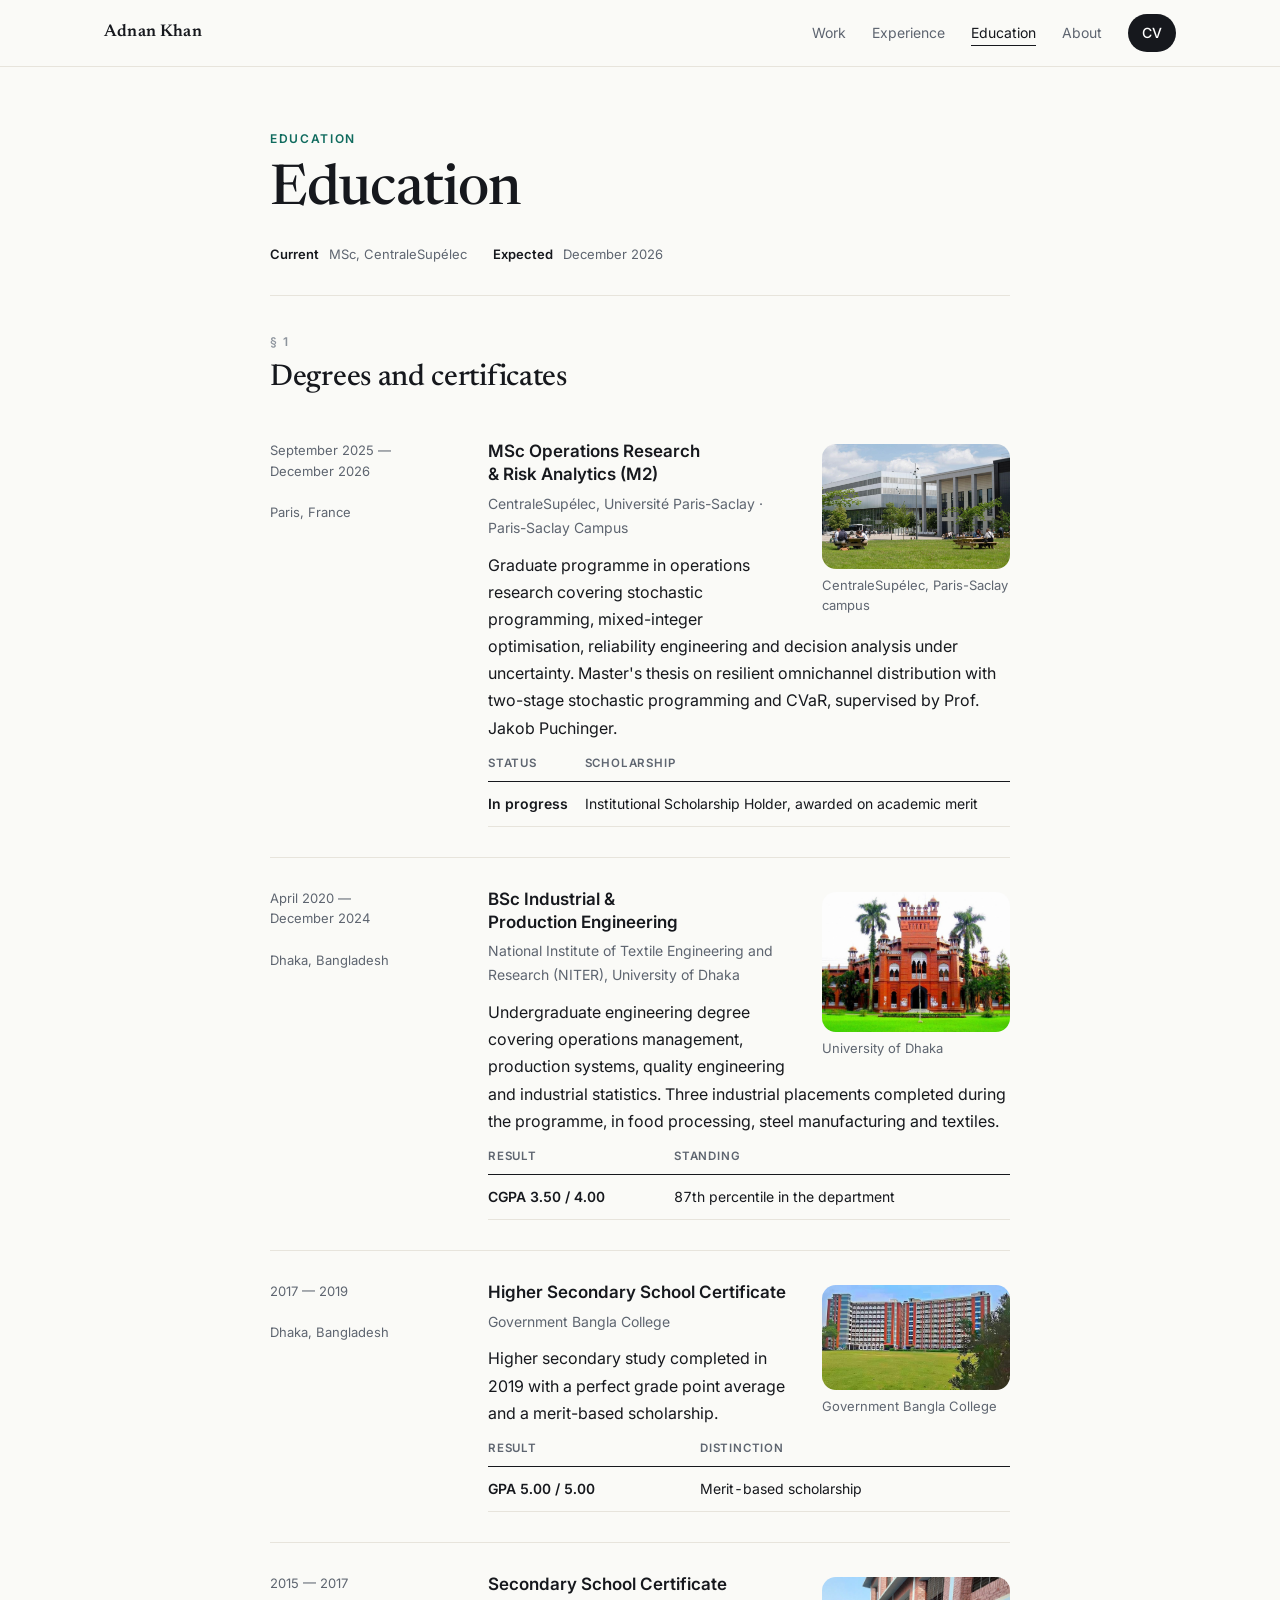
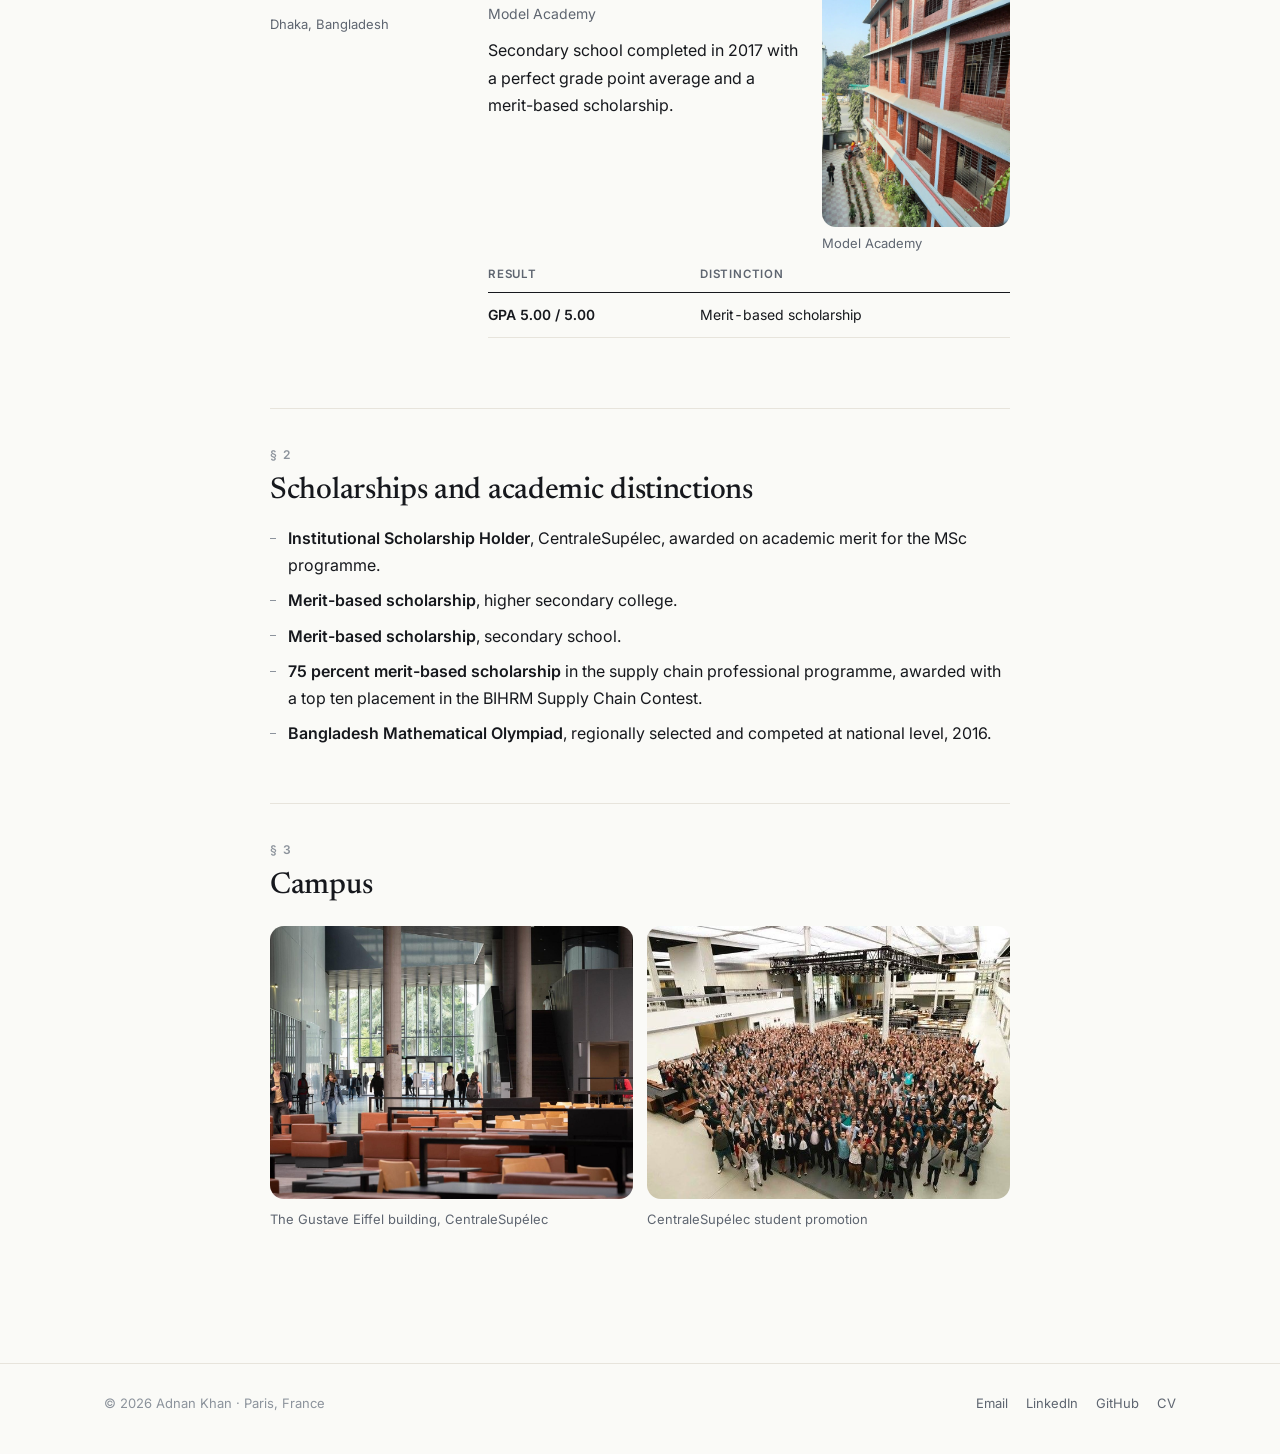
<file: education.html>
<!DOCTYPE html>
<html lang="en"><head>
<meta charset="utf-8"><meta name="viewport" content="width=device-width,initial-scale=1">
<title>Education · Adnan Khan</title>
<meta name="description" content="Education and academic results.">
<meta property="og:title" content="Education · Adnan Khan"><meta property="og:description" content="Education and academic results.">
<meta property="og:image" content="https://adnan-khan-or.github.io/adnan-headshot.jpg"><meta property="og:type" content="website">
<meta name="theme-color" content="#FAFAF7">
<link rel="icon" href="data:image/svg+xml,%3Csvg xmlns=%22http://www.w3.org/2000/svg%22 viewBox=%220 0 64 64%22%3E%3Crect width=%2264%22 height=%2264%22 rx=%2216%22 fill=%22%230F6B5E%22/%3E%3Ctext x=%2232%22 y=%2242%22 font-family=%22Georgia,serif%22 font-size=%2226%22 fill=%22white%22 text-anchor=%22middle%22%3EAK%3C/text%3E%3C/svg%3E">
<link rel="preconnect" href="https://fonts.googleapis.com"><link rel="preconnect" href="https://fonts.gstatic.com" crossorigin><link href="https://fonts.googleapis.com/css2?family=Inter:wght@400;500;600&family=Newsreader:opsz,ital,wght@6..72,0,400;6..72,0,500;6..72,1,400&display=swap" rel="stylesheet">
<link rel="stylesheet" href="style.css">
</head><body>
<header class="site-head"><div class="head-in"><a class="brand" href="index.html">Adnan Khan</a><button class="menu-btn" id="mb" aria-label="Open menu" aria-expanded="false">Menu</button><nav class="nav" id="nv"><a href="research.html">Work</a><a href="experience.html">Experience</a><a href="education.html" aria-current="page">Education</a><a href="about.html">About</a><a class="nav-cv" href="Adnan-Khan-CV.pdf">CV</a></nav></div></header>
<main class="page">
<div class="main"><div class="container"><div class="page-head"><div class="folio">Education</div><h1>Education</h1><div class="byline"><span><b>Current</b> MSc, CentraleSupélec</span><span><b>Expected</b> December 2026</span></div></div></div><div class="container"><section class="sheet"><div class="sec-no">§ 1</div><h2>Degrees and certificates</h2>
<div class="record"><div class="when">September 2025 —<br>December 2026<br><br>Paris, France</div><div>
<figure class="ed-photo"><img src="cs-campus.jpg" alt="CentraleSupélec, Paris-Saclay campus" loading="lazy"><figcaption>CentraleSupélec, Paris-Saclay campus</figcaption></figure>
<h3>MSc Operations Research &amp; Risk Analytics (M2)</h3>
<div class="org">CentraleSupélec, Université Paris-Saclay · Paris-Saclay Campus</div>
<p>Graduate programme in operations research covering stochastic programming, mixed-integer optimisation, reliability engineering and decision analysis under uncertainty. Master's thesis on resilient omnichannel distribution with two-stage stochastic programming and CVaR, supervised by Prof. Jakob Puchinger.</p>
<table><tr><th>Status</th><th>Scholarship</th></tr>
<tr><td><b>In progress</b></td><td>Institutional Scholarship Holder, awarded on academic merit</td></tr></table></div></div>

<div class="record"><div class="when">April 2020 —<br>December 2024<br><br>Dhaka, Bangladesh</div><div>
<figure class="ed-photo"><img src="du-curzon.jpg" alt="University of Dhaka" loading="lazy"><figcaption>University of Dhaka</figcaption></figure>
<h3>BSc Industrial &amp; Production Engineering</h3>
<div class="org">National Institute of Textile Engineering and Research (NITER), University of Dhaka</div>
<p>Undergraduate engineering degree covering operations management, production systems, quality engineering and industrial statistics. Three industrial placements completed during the programme, in food processing, steel manufacturing and textiles.</p>
<table><tr><th>Result</th><th>Standing</th></tr>
<tr><td><b>CGPA 3.50 / 4.00</b></td><td>87th percentile in the department</td></tr></table></div></div>

<div class="record"><div class="when">2017 — 2019<br><br>Dhaka, Bangladesh</div><div>
<figure class="ed-photo"><img src="bangla-college.jpg" alt="Government Bangla College" loading="lazy"><figcaption>Government Bangla College</figcaption></figure>
<h3>Higher Secondary School Certificate</h3>
<div class="org">Government Bangla College</div>
<p>Higher secondary study completed in 2019 with a perfect grade point average and a merit-based scholarship.</p>
<table><tr><th>Result</th><th>Distinction</th></tr>
<tr><td><b>GPA 5.00 / 5.00</b></td><td>Merit-based scholarship</td></tr></table></div></div>

<div class="record"><div class="when">2015 — 2017<br><br>Dhaka, Bangladesh</div><div>
<figure class="ed-photo"><img src="model-academy.jpg" alt="Model Academy" loading="lazy"><figcaption>Model Academy</figcaption></figure>
<h3>Secondary School Certificate</h3>
<div class="org">Model Academy</div>
<p>Secondary school completed in 2017 with a perfect grade point average and a merit-based scholarship.</p>
<table><tr><th>Result</th><th>Distinction</th></tr>
<tr><td><b>GPA 5.00 / 5.00</b></td><td>Merit-based scholarship</td></tr></table></div></div></section><section class="sheet"><div class="sec-no">§ 2</div><h2>Scholarships and academic distinctions</h2><ul class="plain">
<li><b>Institutional Scholarship Holder</b>, CentraleSupélec, awarded on academic merit for the MSc programme.</li>
<li><b>Merit-based scholarship</b>, higher secondary college.</li>
<li><b>Merit-based scholarship</b>, secondary school.</li>
<li><b>75 percent merit-based scholarship</b> in the supply chain professional programme, awarded with a top ten placement in the BIHRM Supply Chain Contest.</li>
<li><b>Bangladesh Mathematical Olympiad</b>, regionally selected and competed at national level, 2016.</li></ul></section><section class="sheet"><div class="sec-no">§ 3</div><h2>Campus</h2><div class="pgrid-2"><figure><img src="cs-hall.jpg" alt="The Gustave Eiffel building, CentraleSupélec" loading="lazy"><figcaption>The Gustave Eiffel building, CentraleSupélec</figcaption></figure><figure><img src="cs-promotion.jpg" alt="CentraleSupélec student promotion" loading="lazy"><figcaption>CentraleSupélec student promotion</figcaption></figure></div></section></div></div>
</main>
<footer class="site-foot"><div class="foot-in"><span>&copy; 2026 Adnan Khan &middot; Paris, France</span><span class="foot-links"><a href="mailto:mdadnankhan2022@gmail.com">Email</a><a href="https://linkedin.com/in/adnankhan121">LinkedIn</a><a href="https://github.com/Adnan-Khan-OR">GitHub</a><a href="Adnan-Khan-CV.pdf">CV</a></span></div></footer>
<script>const b=document.getElementById('mb'),n=document.getElementById('nv');b.onclick=()=>{n.classList.toggle('open');b.setAttribute('aria-expanded',n.classList.contains('open'))};</script>
</body></html>
</file>
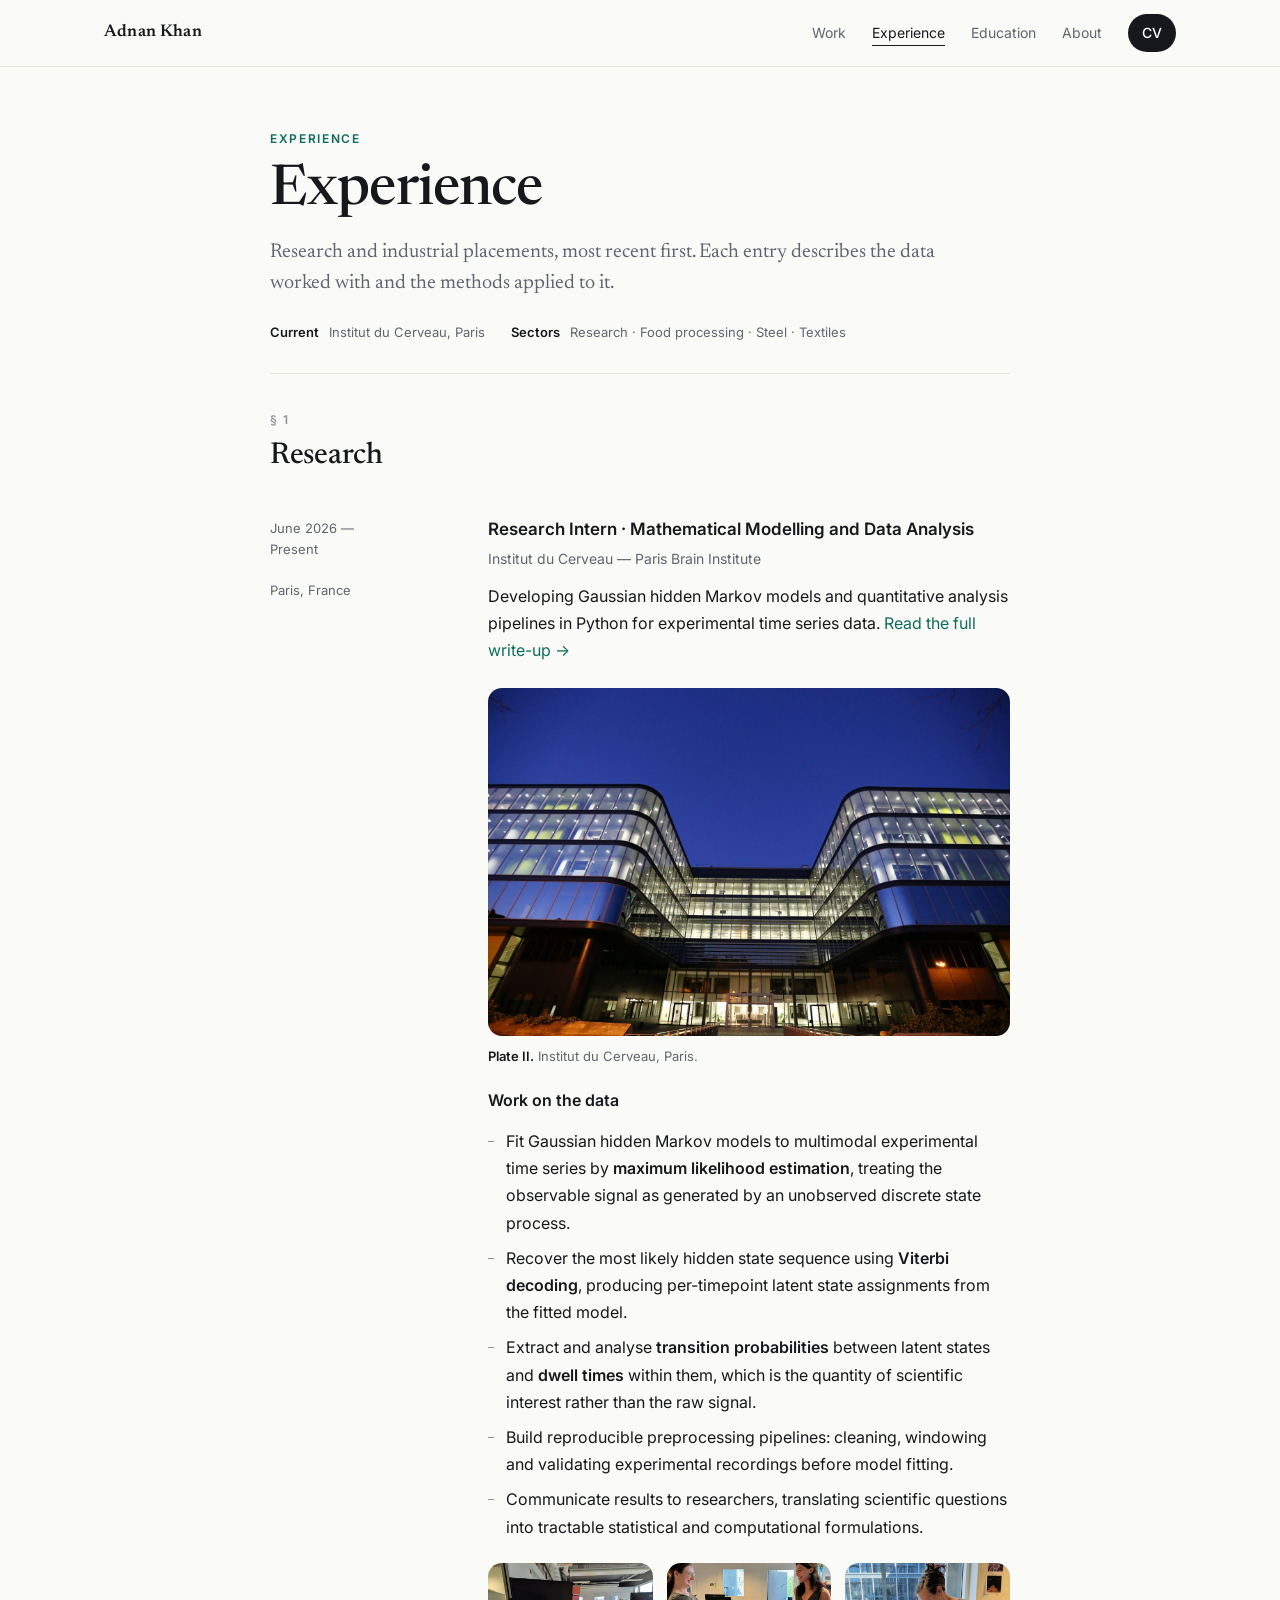
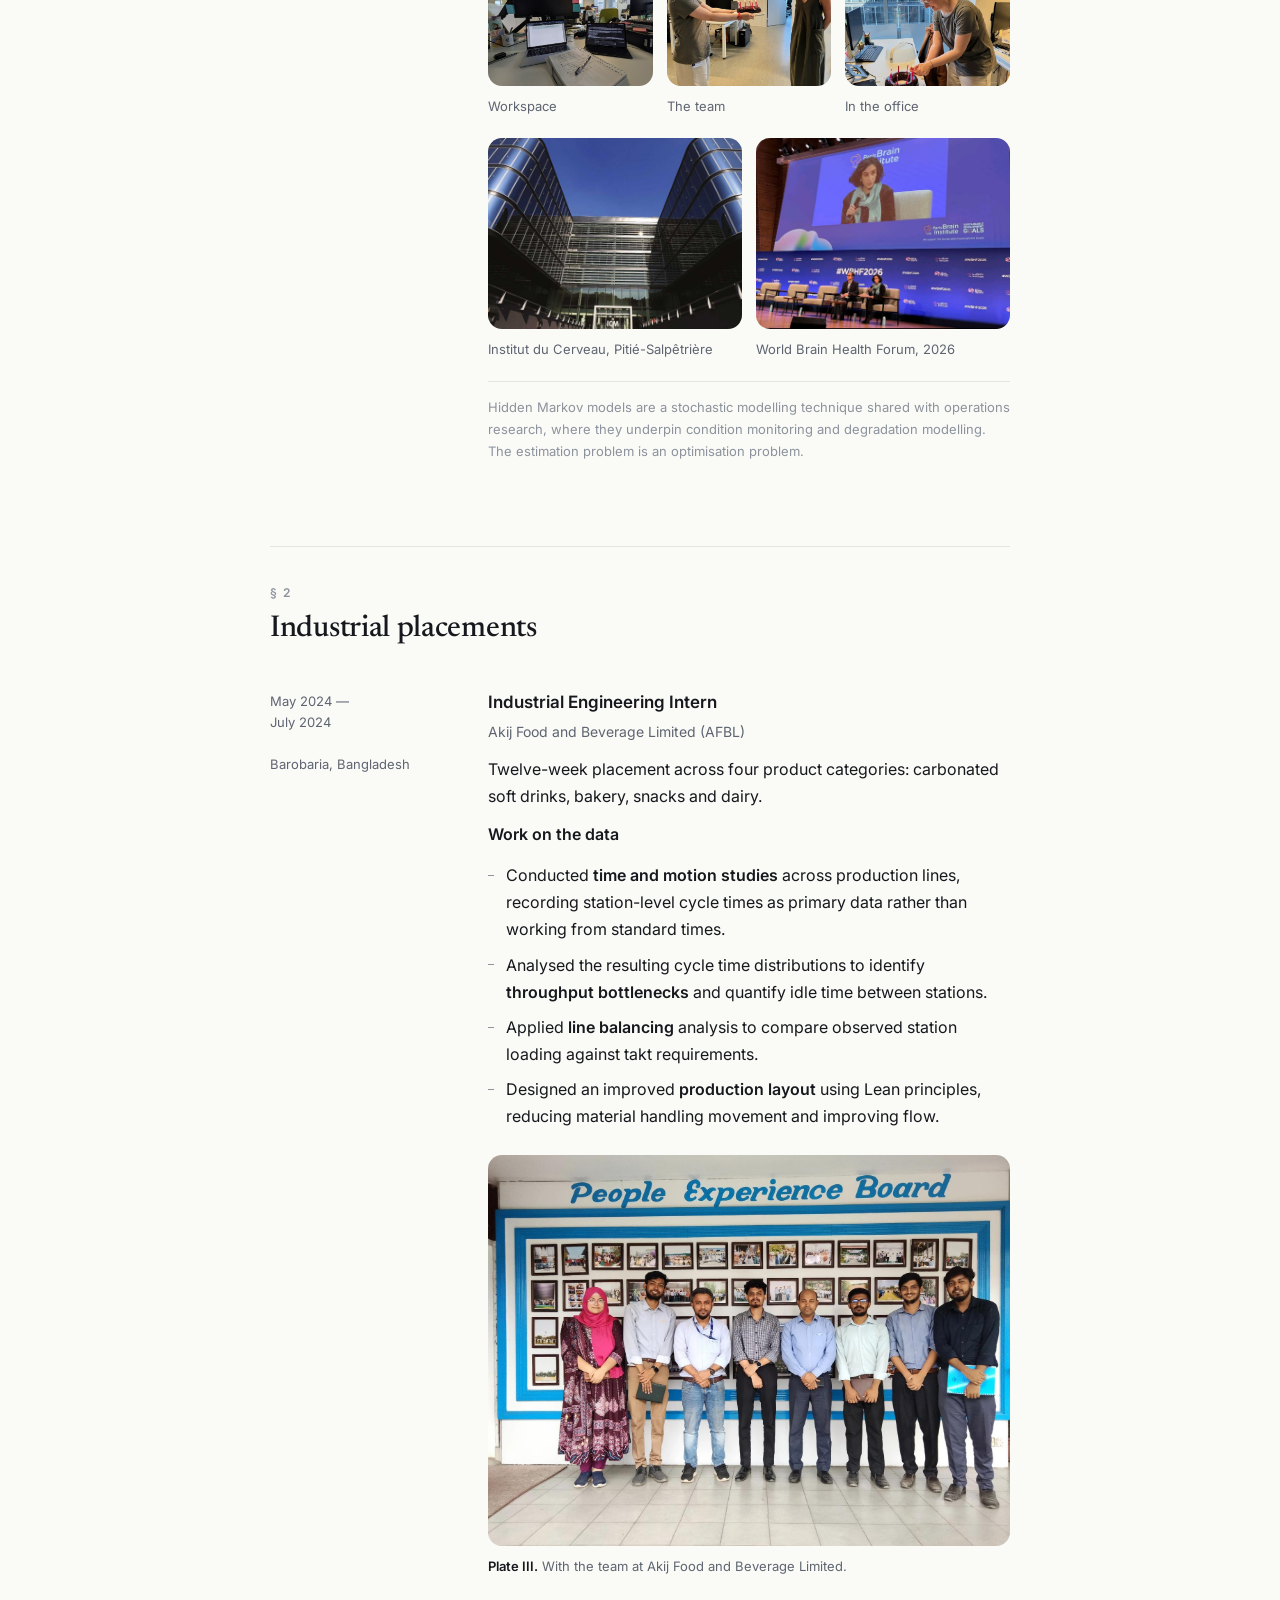
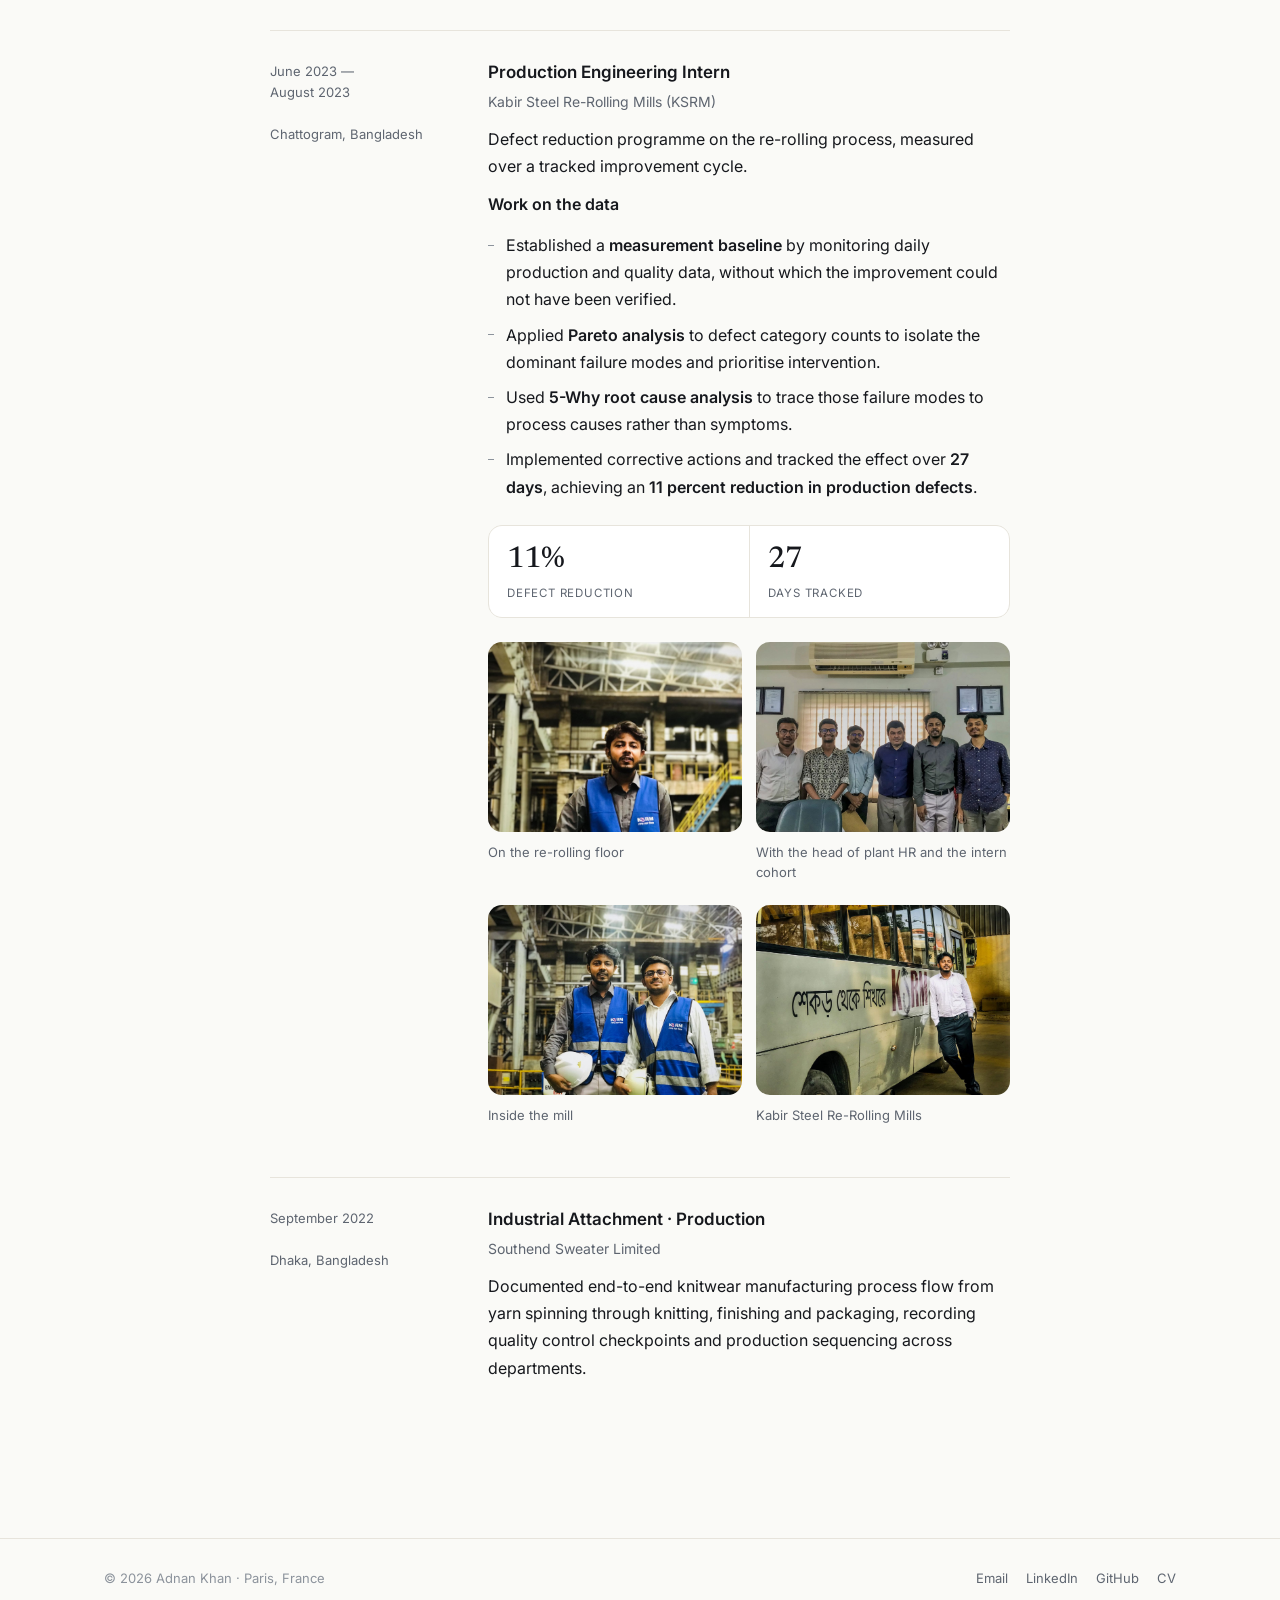
<file: experience.html>
<!DOCTYPE html>
<html lang="en"><head>
<meta charset="utf-8"><meta name="viewport" content="width=device-width,initial-scale=1">
<title>Experience · Adnan Khan</title>
<meta name="description" content="Research and industrial experience.">
<meta property="og:title" content="Experience · Adnan Khan"><meta property="og:description" content="Research and industrial experience.">
<meta property="og:image" content="https://adnan-khan-or.github.io/adnan-headshot.jpg"><meta property="og:type" content="website">
<meta name="theme-color" content="#FAFAF7">
<link rel="icon" href="data:image/svg+xml,%3Csvg xmlns=%22http://www.w3.org/2000/svg%22 viewBox=%220 0 64 64%22%3E%3Crect width=%2264%22 height=%2264%22 rx=%2216%22 fill=%22%230F6B5E%22/%3E%3Ctext x=%2232%22 y=%2242%22 font-family=%22Georgia,serif%22 font-size=%2226%22 fill=%22white%22 text-anchor=%22middle%22%3EAK%3C/text%3E%3C/svg%3E">
<link rel="preconnect" href="https://fonts.googleapis.com"><link rel="preconnect" href="https://fonts.gstatic.com" crossorigin><link href="https://fonts.googleapis.com/css2?family=Inter:wght@400;500;600&family=Newsreader:opsz,ital,wght@6..72,0,400;6..72,0,500;6..72,1,400&display=swap" rel="stylesheet">
<link rel="stylesheet" href="style.css">
</head><body>
<header class="site-head"><div class="head-in"><a class="brand" href="index.html">Adnan Khan</a><button class="menu-btn" id="mb" aria-label="Open menu" aria-expanded="false">Menu</button><nav class="nav" id="nv"><a href="research.html">Work</a><a href="experience.html" aria-current="page">Experience</a><a href="education.html">Education</a><a href="about.html">About</a><a class="nav-cv" href="Adnan-Khan-CV.pdf">CV</a></nav></div></header>
<main class="page">
<div class="main"><div class="container"><div class="page-head"><div class="folio">Experience</div><h1>Experience</h1><p class="standfirst">Research and industrial placements, most recent first. Each entry describes the data worked with and the methods applied to it.</p><div class="byline"><span><b>Current</b> Institut du Cerveau, Paris</span><span><b>Sectors</b> Research · Food processing · Steel · Textiles</span></div></div></div><div class="container"><section class="sheet"><div class="sec-no">§ 1</div><h2>Research</h2>
<div class="record"><div class="when">June 2026 —<br>Present<br><br>Paris, France</div><div>
<h3>Research Intern · Mathematical Modelling and Data Analysis</h3>
<div class="org">Institut du Cerveau — Paris Brain Institute</div>
<p>Developing Gaussian hidden Markov models and quantitative analysis pipelines in Python for experimental time series data. <a href="icm.html">Read the full write-up &rarr;</a></p><figure class="plate"><img class="photo" src="icm-dusk.jpg" alt="Institut du Cerveau" loading="lazy"><figcaption><b>Plate II.</b> Institut du Cerveau, Paris.</figcaption></figure>
<h3 style="font-size:1rem">Work on the data</h3>
<ul class="plain">
<li>Fit Gaussian hidden Markov models to multimodal experimental time series by <b>maximum likelihood estimation</b>, treating the observable signal as generated by an unobserved discrete state process.</li>
<li>Recover the most likely hidden state sequence using <b>Viterbi decoding</b>, producing per-timepoint latent state assignments from the fitted model.</li>
<li>Extract and analyse <b>transition probabilities</b> between latent states and <b>dwell times</b> within them, which is the quantity of scientific interest rather than the raw signal.</li>
<li>Build reproducible preprocessing pipelines: cleaning, windowing and validating experimental recordings before model fitting.</li>
<li>Communicate results to researchers, translating scientific questions into tractable statistical and computational formulations.</li></ul>
<div class="pgrid-3"><figure><img src="icm-desk.jpg" alt="Workspace at the lab" loading="lazy"><figcaption>Workspace</figcaption></figure><figure><img src="icm-team-a.jpg" alt="Lab colleagues" loading="lazy"><figcaption>The team</figcaption></figure><figure><img src="icm-team-b.jpg" alt="Lab colleagues" loading="lazy"><figcaption>In the office</figcaption></figure></div><div class="pgrid-2"><figure><img src="icm-day.jpg" alt="Institut du Cerveau" loading="lazy"><figcaption>Institut du Cerveau, Pitié-Salpêtrière</figcaption></figure><figure><img src="icm-conference.jpg" alt="World Brain Health Forum 2026" loading="lazy"><figcaption>World Brain Health Forum, 2026</figcaption></figure></div><p class="footnote">Hidden Markov models are a stochastic modelling technique shared with operations research, where they underpin condition monitoring and degradation modelling. The estimation problem is an optimisation problem.</p></div></div></section><section class="sheet"><div class="sec-no">§ 2</div><h2>Industrial placements</h2>
<div class="record"><div class="when">May 2024 —<br>July 2024<br><br>Barobaria, Bangladesh</div><div>
<h3>Industrial Engineering Intern</h3>
<div class="org">Akij Food and Beverage Limited (AFBL)</div>
<p>Twelve-week placement across four product categories: carbonated soft drinks, bakery, snacks and dairy.</p>
<h3 style="font-size:1rem">Work on the data</h3>
<ul class="plain">
<li>Conducted <b>time and motion studies</b> across production lines, recording station-level cycle times as primary data rather than working from standard times.</li>
<li>Analysed the resulting cycle time distributions to identify <b>throughput bottlenecks</b> and quantify idle time between stations.</li>
<li>Applied <b>line balancing</b> analysis to compare observed station loading against takt requirements.</li>
<li>Designed an improved <b>production layout</b> using Lean principles, reducing material handling movement and improving flow.</li></ul><figure class="plate"><img class="photo" src="afbl-team.jpg" alt="Akij Food and Beverage team" loading="lazy"><figcaption><b>Plate III.</b> With the team at Akij Food and Beverage Limited.</figcaption></figure></div></div>

<div class="record"><div class="when">June 2023 —<br>August 2023<br><br>Chattogram, Bangladesh</div><div>
<h3>Production Engineering Intern</h3>
<div class="org">Kabir Steel Re-Rolling Mills (KSRM)</div>
<p>Defect reduction programme on the re-rolling process, measured over a tracked improvement cycle.</p>
<h3 style="font-size:1rem">Work on the data</h3>
<ul class="plain">
<li>Established a <b>measurement baseline</b> by monitoring daily production and quality data, without which the improvement could not have been verified.</li>
<li>Applied <b>Pareto analysis</b> to defect category counts to isolate the dominant failure modes and prioritise intervention.</li>
<li>Used <b>5-Why root cause analysis</b> to trace those failure modes to process causes rather than symptoms.</li>
<li>Implemented corrective actions and tracked the effect over <b>27 days</b>, achieving an <b>11 percent reduction in production defects</b>.</li></ul>
<div class="metrics"><div class="metric"><div class="n">11%</div><div class="l">Defect reduction</div></div><div class="metric"><div class="n">27</div><div class="l">Days tracked</div></div></div><div class="pgrid-2"><figure><img src="ksrm-plant.jpg" alt="At the KSRM plant" loading="lazy"><figcaption>On the re-rolling floor</figcaption></figure><figure><img src="ksrm-team.jpg" alt="KSRM team with the head of plant HR" loading="lazy"><figcaption>With the head of plant HR and the intern cohort</figcaption></figure></div><div class="pgrid-2"><figure><img src="ksrm-pair.jpg" alt="KSRM plant" loading="lazy"><figcaption>Inside the mill</figcaption></figure><figure><img src="ksrm-bus.jpg" alt="KSRM" loading="lazy"><figcaption>Kabir Steel Re-Rolling Mills</figcaption></figure></div></div></div>

<div class="record"><div class="when">September 2022<br><br>Dhaka, Bangladesh</div><div>
<h3>Industrial Attachment · Production</h3>
<div class="org">Southend Sweater Limited</div>
<p>Documented end-to-end knitwear manufacturing process flow from yarn spinning through knitting, finishing and packaging, recording quality control checkpoints and production sequencing across departments.</p></div></div></section></div></div>
</main>
<footer class="site-foot"><div class="foot-in"><span>&copy; 2026 Adnan Khan &middot; Paris, France</span><span class="foot-links"><a href="mailto:mdadnankhan2022@gmail.com">Email</a><a href="https://linkedin.com/in/adnankhan121">LinkedIn</a><a href="https://github.com/Adnan-Khan-OR">GitHub</a><a href="Adnan-Khan-CV.pdf">CV</a></span></div></footer>
<script>const b=document.getElementById('mb'),n=document.getElementById('nv');b.onclick=()=>{n.classList.toggle('open');b.setAttribute('aria-expanded',n.classList.contains('open'))};</script>
</body></html>
</file>
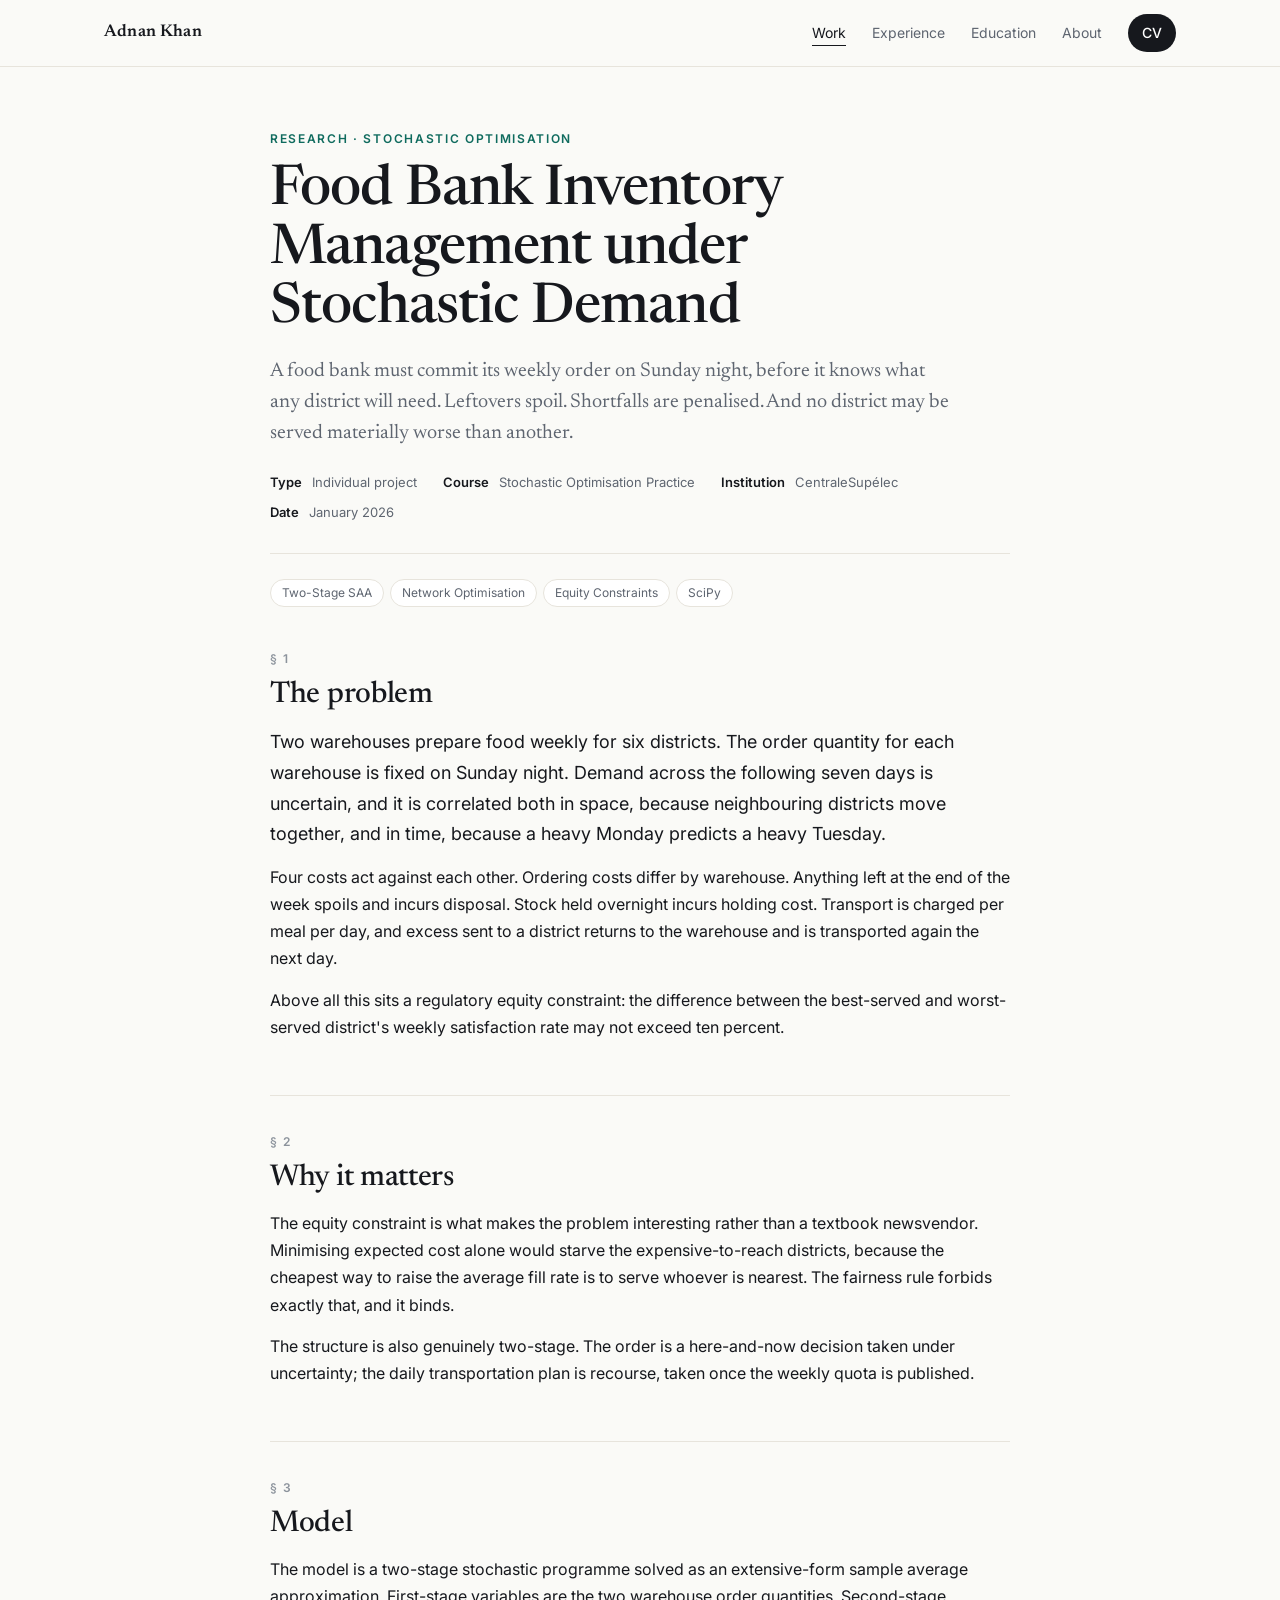
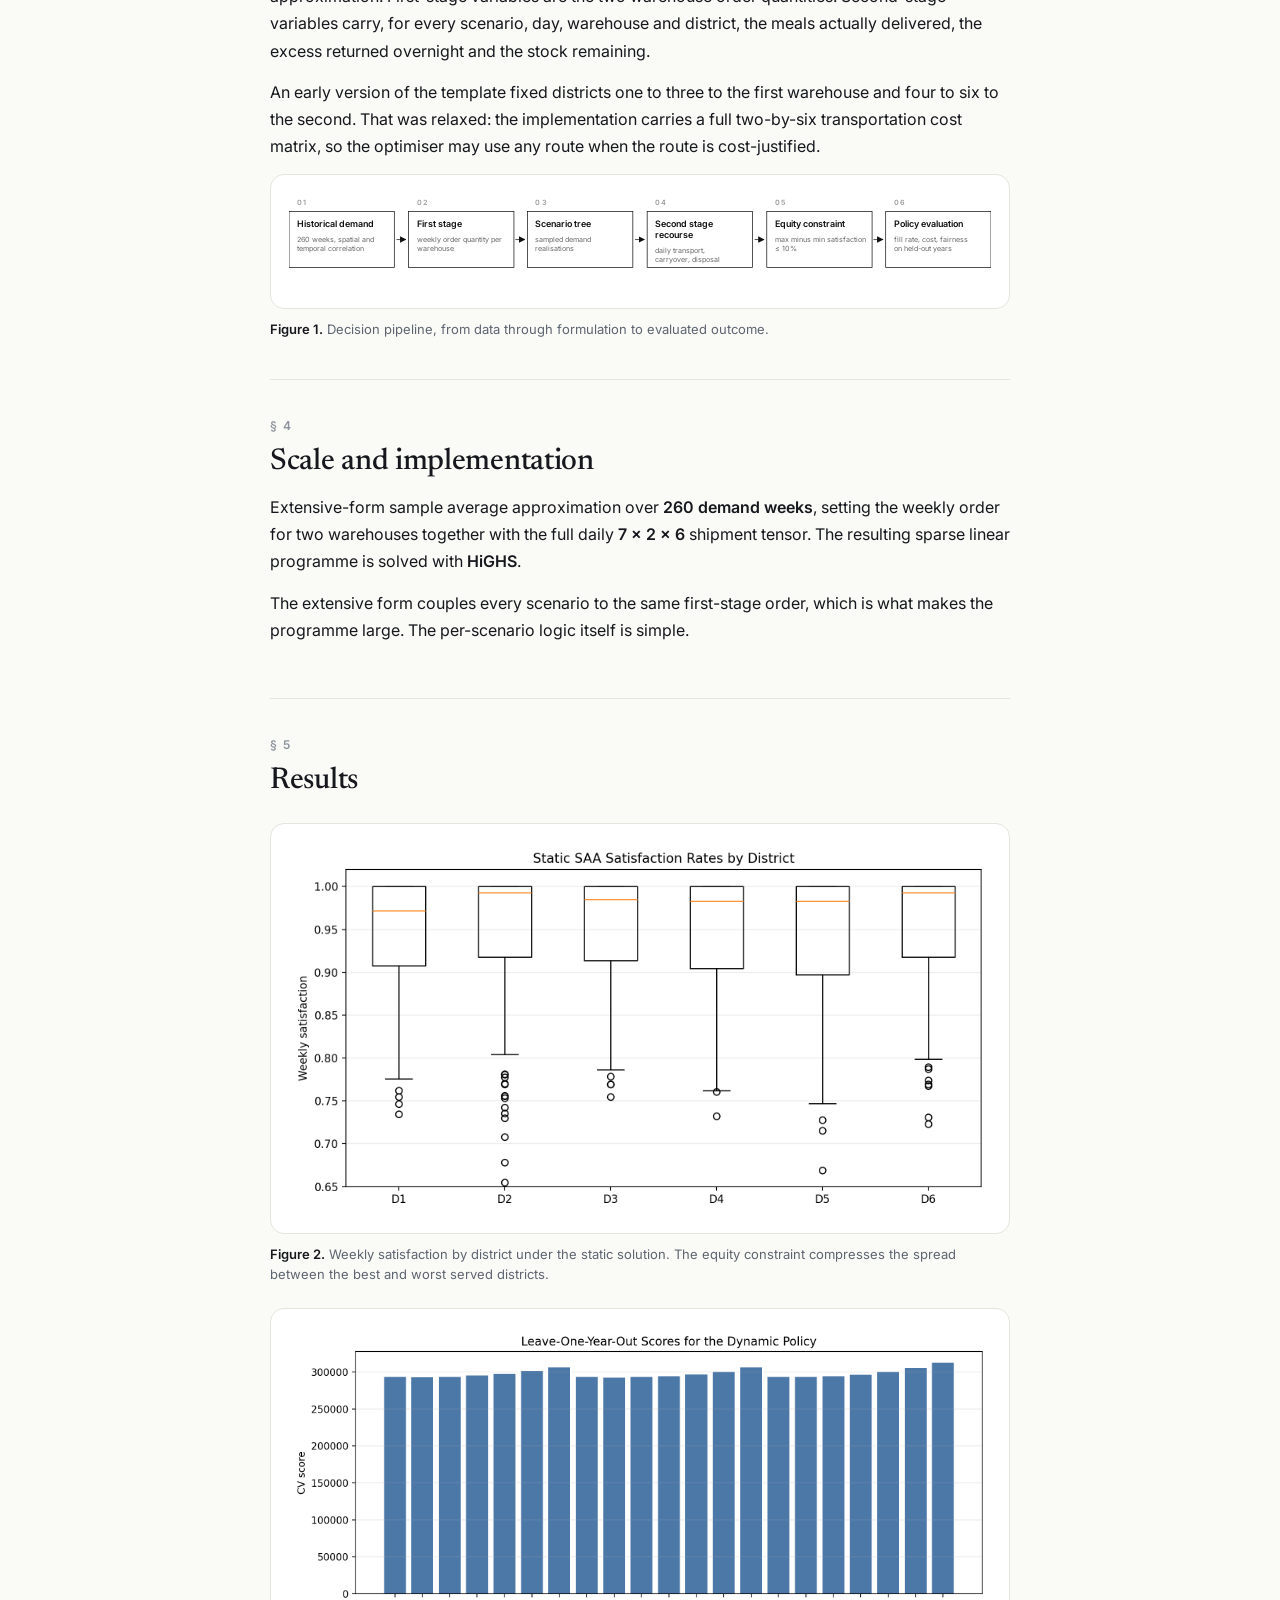
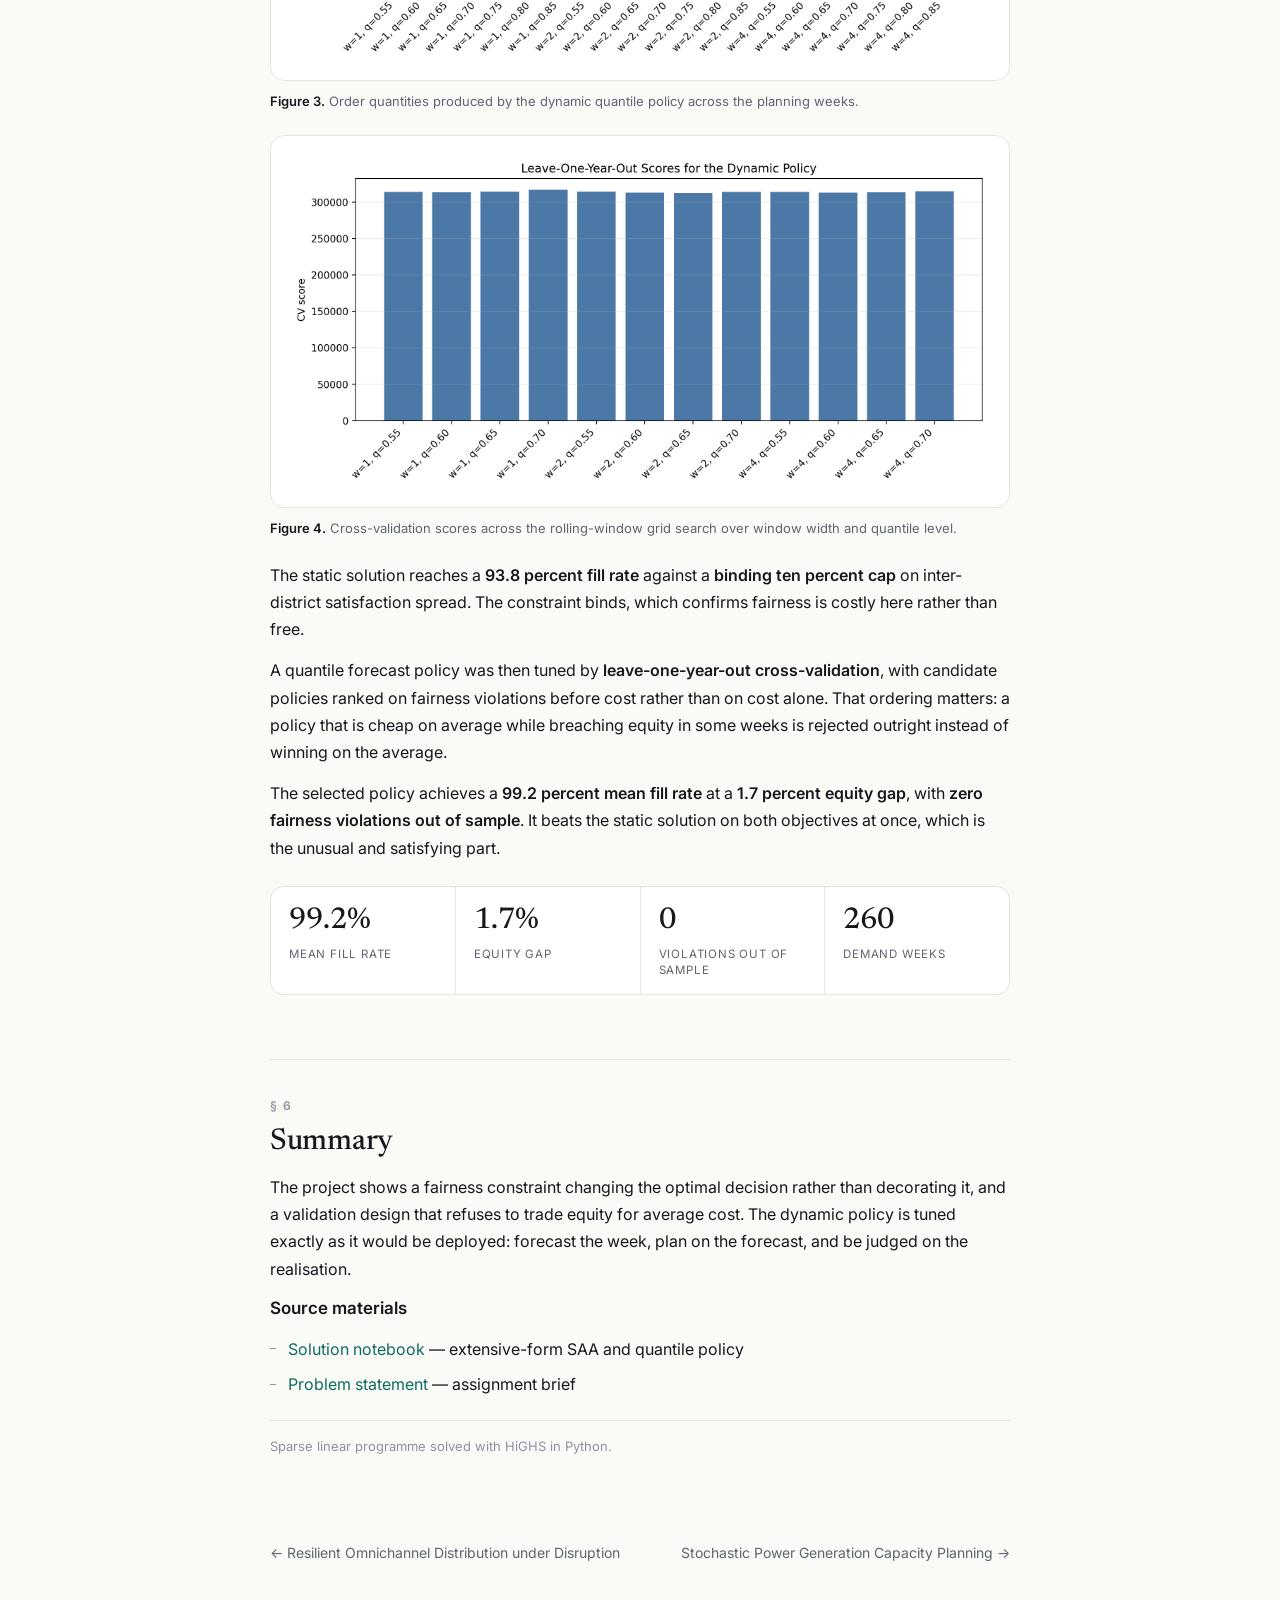
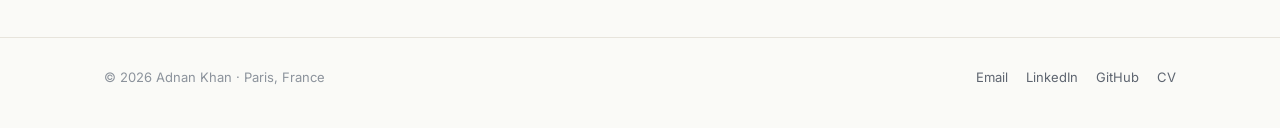
<file: foodbank.html>
<!DOCTYPE html>
<html lang="en"><head>
<meta charset="utf-8"><meta name="viewport" content="width=device-width,initial-scale=1">
<title>Food Bank Inventory under Stochastic Demand · Adnan Khan</title>
<meta name="description" content="A two-stage stochastic programme ordering food a week ahead for six districts, held to a fairness rule between them.">
<meta property="og:title" content="Food Bank Inventory under Stochastic Demand · Adnan Khan"><meta property="og:description" content="A two-stage stochastic programme ordering food a week ahead for six districts, held to a fairness rule between them.">
<meta property="og:image" content="https://adnan-khan-or.github.io/adnan-headshot.jpg"><meta property="og:type" content="website">
<meta name="theme-color" content="#FAFAF7">
<link rel="icon" href="data:image/svg+xml,%3Csvg xmlns=%22http://www.w3.org/2000/svg%22 viewBox=%220 0 64 64%22%3E%3Crect width=%2264%22 height=%2264%22 rx=%2216%22 fill=%22%230F6B5E%22/%3E%3Ctext x=%2232%22 y=%2242%22 font-family=%22Georgia,serif%22 font-size=%2226%22 fill=%22white%22 text-anchor=%22middle%22%3EAK%3C/text%3E%3C/svg%3E">
<link rel="preconnect" href="https://fonts.googleapis.com"><link rel="preconnect" href="https://fonts.gstatic.com" crossorigin><link href="https://fonts.googleapis.com/css2?family=Inter:wght@400;500;600&family=Newsreader:opsz,ital,wght@6..72,0,400;6..72,0,500;6..72,1,400&display=swap" rel="stylesheet">
<link rel="stylesheet" href="style.css">
</head><body>
<header class="site-head"><div class="head-in"><a class="brand" href="index.html">Adnan Khan</a><button class="menu-btn" id="mb" aria-label="Open menu" aria-expanded="false">Menu</button><nav class="nav" id="nv"><a href="research.html" aria-current="page">Work</a><a href="experience.html">Experience</a><a href="education.html">Education</a><a href="about.html">About</a><a class="nav-cv" href="Adnan-Khan-CV.pdf">CV</a></nav></div></header>
<main class="page">
<div class="main"><div class="container"><div class="page-head"><div class="folio">Research · Stochastic optimisation</div><h1>Food Bank Inventory Management under Stochastic Demand</h1><p class="standfirst">A food bank must commit its weekly order on Sunday night, before it knows what any district will need. Leftovers spoil. Shortfalls are penalised. And no district may be served materially worse than another.</p><div class="byline"><span><b>Type</b> Individual project</span><span><b>Course</b> Stochastic Optimisation Practice</span><span><b>Institution</b> CentraleSupélec</span><span><b>Date</b> January 2026</span></div></div></div><div class="container"><div style="padding-top:1.6rem"><div class="keys"><span class="key">Two-Stage SAA</span><span class="key">Network Optimisation</span><span class="key">Equity Constraints</span><span class="key">SciPy</span></div></div><section class="sheet"><div class="sec-no">§ 1</div><h2>The problem</h2><p class="lead">Two warehouses prepare food weekly for six districts. The order quantity for each warehouse is fixed on Sunday night. Demand across the following seven days is uncertain, and it is correlated both in space, because neighbouring districts move together, and in time, because a heavy Monday predicts a heavy Tuesday.</p>
<p>Four costs act against each other. Ordering costs differ by warehouse. Anything left at the end of the week spoils and incurs disposal. Stock held overnight incurs holding cost. Transport is charged per meal per day, and excess sent to a district returns to the warehouse and is transported again the next day.</p>
<p>Above all this sits a regulatory equity constraint: the difference between the best-served and worst-served district's weekly satisfaction rate may not exceed ten percent.</p></section><section class="sheet"><div class="sec-no">§ 2</div><h2>Why it matters</h2><p>The equity constraint is what makes the problem interesting rather than a textbook newsvendor. Minimising expected cost alone would starve the expensive-to-reach districts, because the cheapest way to raise the average fill rate is to serve whoever is nearest. The fairness rule forbids exactly that, and it binds.</p>
<p>The structure is also genuinely two-stage. The order is a here-and-now decision taken under uncertainty; the daily transportation plan is recourse, taken once the weekly quota is published.</p></section><section class="sheet"><div class="sec-no">§ 3</div><h2>Model</h2><p>The model is a two-stage stochastic programme solved as an extensive-form sample average approximation. First-stage variables are the two warehouse order quantities. Second-stage variables carry, for every scenario, day, warehouse and district, the meals actually delivered, the excess returned overnight and the stock remaining.</p>
<p>An early version of the template fixed districts one to three to the first warehouse and four to six to the second. That was relaxed: the implementation carries a full two-by-six transportation cost matrix, so the optimiser may use any route when the route is cost-justified.</p><div class="diagram"><svg viewBox="0 0 980 146" xmlns="http://www.w3.org/2000/svg" font-family="Inter,sans-serif"><defs><marker id="ar" markerWidth="9" markerHeight="9" refX="8" refY="4.5" orient="auto"><path d="M0,0 L9,4.5 L0,9 z" fill="#0F0F0F"/></marker></defs><rect x="0" y="26" width="147" height="78" fill="none" stroke="#0F0F0F" stroke-width="1"/><text x="11" y="17" font-size="10" letter-spacing="1.6" fill="#9A9A9A" font-weight="600">01</text><text x="11" y="48" font-size="12.5" font-weight="600" fill="#0F0F0F">Historical demand</text><text x="11" y="69" font-size="10" fill="#6B6B6B">260 weeks, spatial and</text><text x="11" y="81" font-size="10" fill="#6B6B6B">temporal correlation</text><line x1="150" y1="65" x2="163" y2="65" stroke="#0F0F0F" stroke-width="1" marker-end="url(#ar)"/><rect x="167" y="26" width="147" height="78" fill="none" stroke="#0F0F0F" stroke-width="1"/><text x="178" y="17" font-size="10" letter-spacing="1.6" fill="#9A9A9A" font-weight="600">02</text><text x="178" y="48" font-size="12.5" font-weight="600" fill="#0F0F0F">First stage</text><text x="178" y="69" font-size="10" fill="#6B6B6B">weekly order quantity per</text><text x="178" y="81" font-size="10" fill="#6B6B6B">warehouse</text><line x1="316" y1="65" x2="329" y2="65" stroke="#0F0F0F" stroke-width="1" marker-end="url(#ar)"/><rect x="333" y="26" width="147" height="78" fill="none" stroke="#0F0F0F" stroke-width="1"/><text x="344" y="17" font-size="10" letter-spacing="1.6" fill="#9A9A9A" font-weight="600">03</text><text x="344" y="48" font-size="12.5" font-weight="600" fill="#0F0F0F">Scenario tree</text><text x="344" y="69" font-size="10" fill="#6B6B6B">sampled demand</text><text x="344" y="81" font-size="10" fill="#6B6B6B">realisations</text><line x1="483" y1="65" x2="496" y2="65" stroke="#0F0F0F" stroke-width="1" marker-end="url(#ar)"/><rect x="500" y="26" width="147" height="78" fill="none" stroke="#0F0F0F" stroke-width="1"/><text x="511" y="17" font-size="10" letter-spacing="1.6" fill="#9A9A9A" font-weight="600">04</text><text x="511" y="48" font-size="12.5" font-weight="600" fill="#0F0F0F">Second stage</text><text x="511" y="63" font-size="12.5" font-weight="600" fill="#0F0F0F">recourse</text><text x="511" y="84" font-size="10" fill="#6B6B6B">daily transport,</text><text x="511" y="96" font-size="10" fill="#6B6B6B">carryover, disposal</text><line x1="650" y1="65" x2="663" y2="65" stroke="#0F0F0F" stroke-width="1" marker-end="url(#ar)"/><rect x="667" y="26" width="147" height="78" fill="none" stroke="#0F0F0F" stroke-width="1"/><text x="678" y="17" font-size="10" letter-spacing="1.6" fill="#9A9A9A" font-weight="600">05</text><text x="678" y="48" font-size="12.5" font-weight="600" fill="#0F0F0F">Equity constraint</text><text x="678" y="69" font-size="10" fill="#6B6B6B">max minus min satisfaction</text><text x="678" y="81" font-size="10" fill="#6B6B6B">≤ 10%</text><line x1="816" y1="65" x2="829" y2="65" stroke="#0F0F0F" stroke-width="1" marker-end="url(#ar)"/><rect x="833" y="26" width="147" height="78" fill="none" stroke="#0F0F0F" stroke-width="1"/><text x="844" y="17" font-size="10" letter-spacing="1.6" fill="#9A9A9A" font-weight="600">06</text><text x="844" y="48" font-size="12.5" font-weight="600" fill="#0F0F0F">Policy evaluation</text><text x="844" y="69" font-size="10" fill="#6B6B6B">fill rate, cost, fairness</text><text x="844" y="81" font-size="10" fill="#6B6B6B">on held-out years</text></svg></div><figcaption><b>Figure 1.</b> Decision pipeline, from data through formulation to evaluated outcome.</figcaption></section><section class="sheet"><div class="sec-no">§ 4</div><h2>Scale and implementation</h2><p>Extensive-form sample average approximation over <b>260 demand weeks</b>, setting the weekly order for two warehouses together with the full daily <b>7 &times; 2 &times; 6</b> shipment tensor. The resulting sparse linear programme is solved with <b>HiGHS</b>.</p>
<p>The extensive form couples every scenario to the same first-stage order, which is what makes the programme large. The per-scenario logic itself is simple.</p></section><section class="sheet"><div class="sec-no">§ 5</div><h2>Results</h2><figure><div class="fig-frame"><img src="fb_att_5.png" alt="Weekly satisfaction by district under the static solution. The equity constraint compresses the spread between the best and worst served districts." loading="lazy"></div><figcaption><b>Figure 2.</b> Weekly satisfaction by district under the static solution. The equity constraint compresses the spread between the best and worst served districts.</figcaption></figure><figure><div class="fig-frame"><img src="fb_att_9.png" alt="Order quantities produced by the dynamic quantile policy across the planning weeks." loading="lazy"></div><figcaption><b>Figure 3.</b> Order quantities produced by the dynamic quantile policy across the planning weeks.</figcaption></figure><figure><div class="fig-frame"><img src="fb_att_6.png" alt="Cross-validation scores across the rolling-window grid search over window width and quantile level." loading="lazy"></div><figcaption><b>Figure 4.</b> Cross-validation scores across the rolling-window grid search over window width and quantile level.</figcaption></figure><p>The static solution reaches a <b>93.8 percent fill rate</b> against a <b>binding ten percent cap</b> on inter-district satisfaction spread. The constraint binds, which confirms fairness is costly here rather than free.</p>
<p>A quantile forecast policy was then tuned by <b>leave-one-year-out cross-validation</b>, with candidate policies ranked on fairness violations before cost rather than on cost alone. That ordering matters: a policy that is cheap on average while breaching equity in some weeks is rejected outright instead of winning on the average.</p>
<p>The selected policy achieves a <b>99.2 percent mean fill rate</b> at a <b>1.7 percent equity gap</b>, with <b>zero fairness violations out of sample</b>. It beats the static solution on both objectives at once, which is the unusual and satisfying part.</p>
<div class="metrics"><div class="metric"><div class="n">99.2%</div><div class="l">Mean fill rate</div></div><div class="metric"><div class="n">1.7%</div><div class="l">Equity gap</div></div><div class="metric"><div class="n">0</div><div class="l">Violations out of sample</div></div><div class="metric"><div class="n">260</div><div class="l">Demand weeks</div></div></div></section><section class="sheet"><div class="sec-no">§ 6</div><h2>Summary</h2><p>The project shows a fairness constraint changing the optimal decision rather than decorating it, and a validation design that refuses to trade equity for average cost. The dynamic policy is tuned exactly as it would be deployed: forecast the week, plan on the forecast, and be judged on the realisation.</p><h3>Source materials</h3><ul class="plain"><li><a href="https://github.com/Adnan-Khan-OR/Adnan-Khan-OR.github.io/blob/main/Submission.ipynb">Solution notebook</a> &mdash; extensive-form SAA and quantile policy</li><li><a href="https://github.com/Adnan-Khan-OR/Adnan-Khan-OR.github.io/blob/main/Description.pdf">Problem statement</a> &mdash; assignment brief</li></ul><p class="footnote">Sparse linear programme solved with HiGHS in Python.</p></section><div class="pager"><a href="thesis.html">← Resilient Omnichannel Distribution under Disruption</a><a href="power.html">Stochastic Power Generation Capacity Planning →</a></div></div></div>
</main>
<footer class="site-foot"><div class="foot-in"><span>&copy; 2026 Adnan Khan &middot; Paris, France</span><span class="foot-links"><a href="mailto:mdadnankhan2022@gmail.com">Email</a><a href="https://linkedin.com/in/adnankhan121">LinkedIn</a><a href="https://github.com/Adnan-Khan-OR">GitHub</a><a href="Adnan-Khan-CV.pdf">CV</a></span></div></footer>
<script>const b=document.getElementById('mb'),n=document.getElementById('nv');b.onclick=()=>{n.classList.toggle('open');b.setAttribute('aria-expanded',n.classList.contains('open'))};</script>
</body></html>
</file>
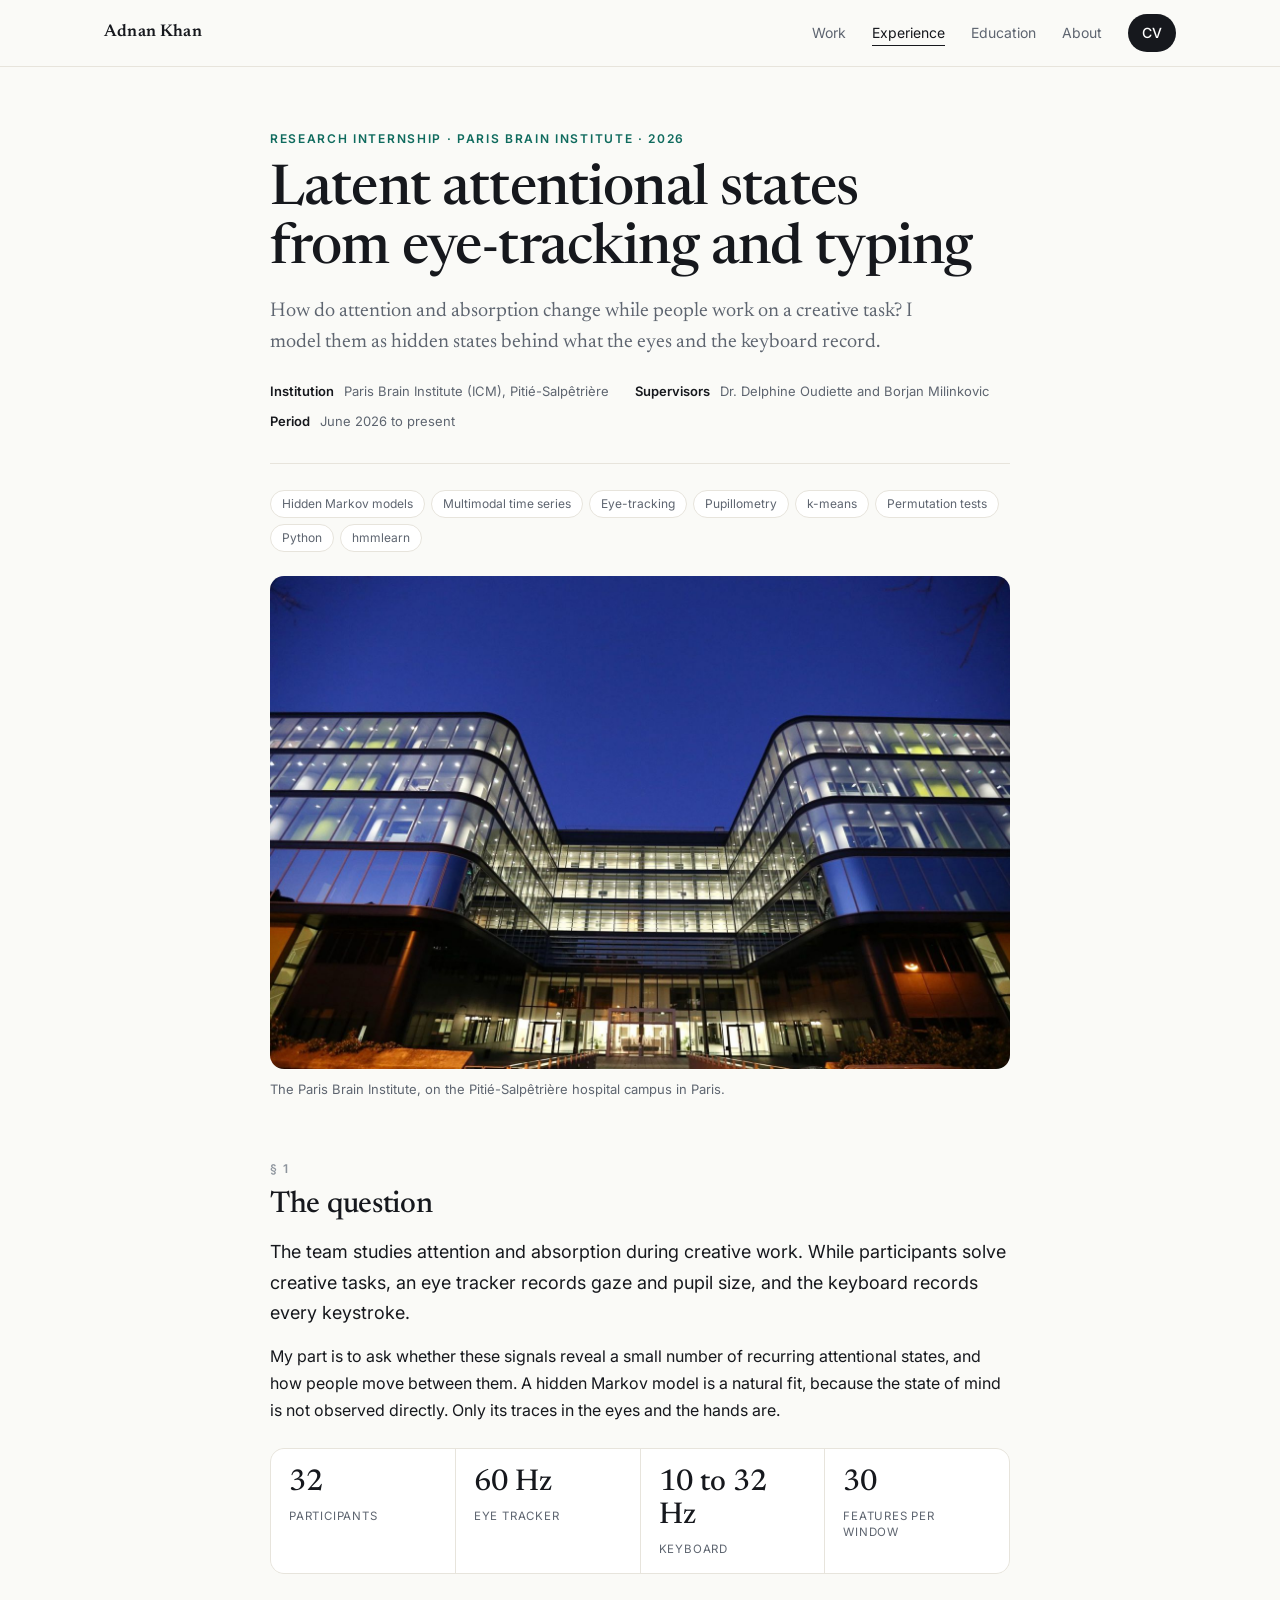
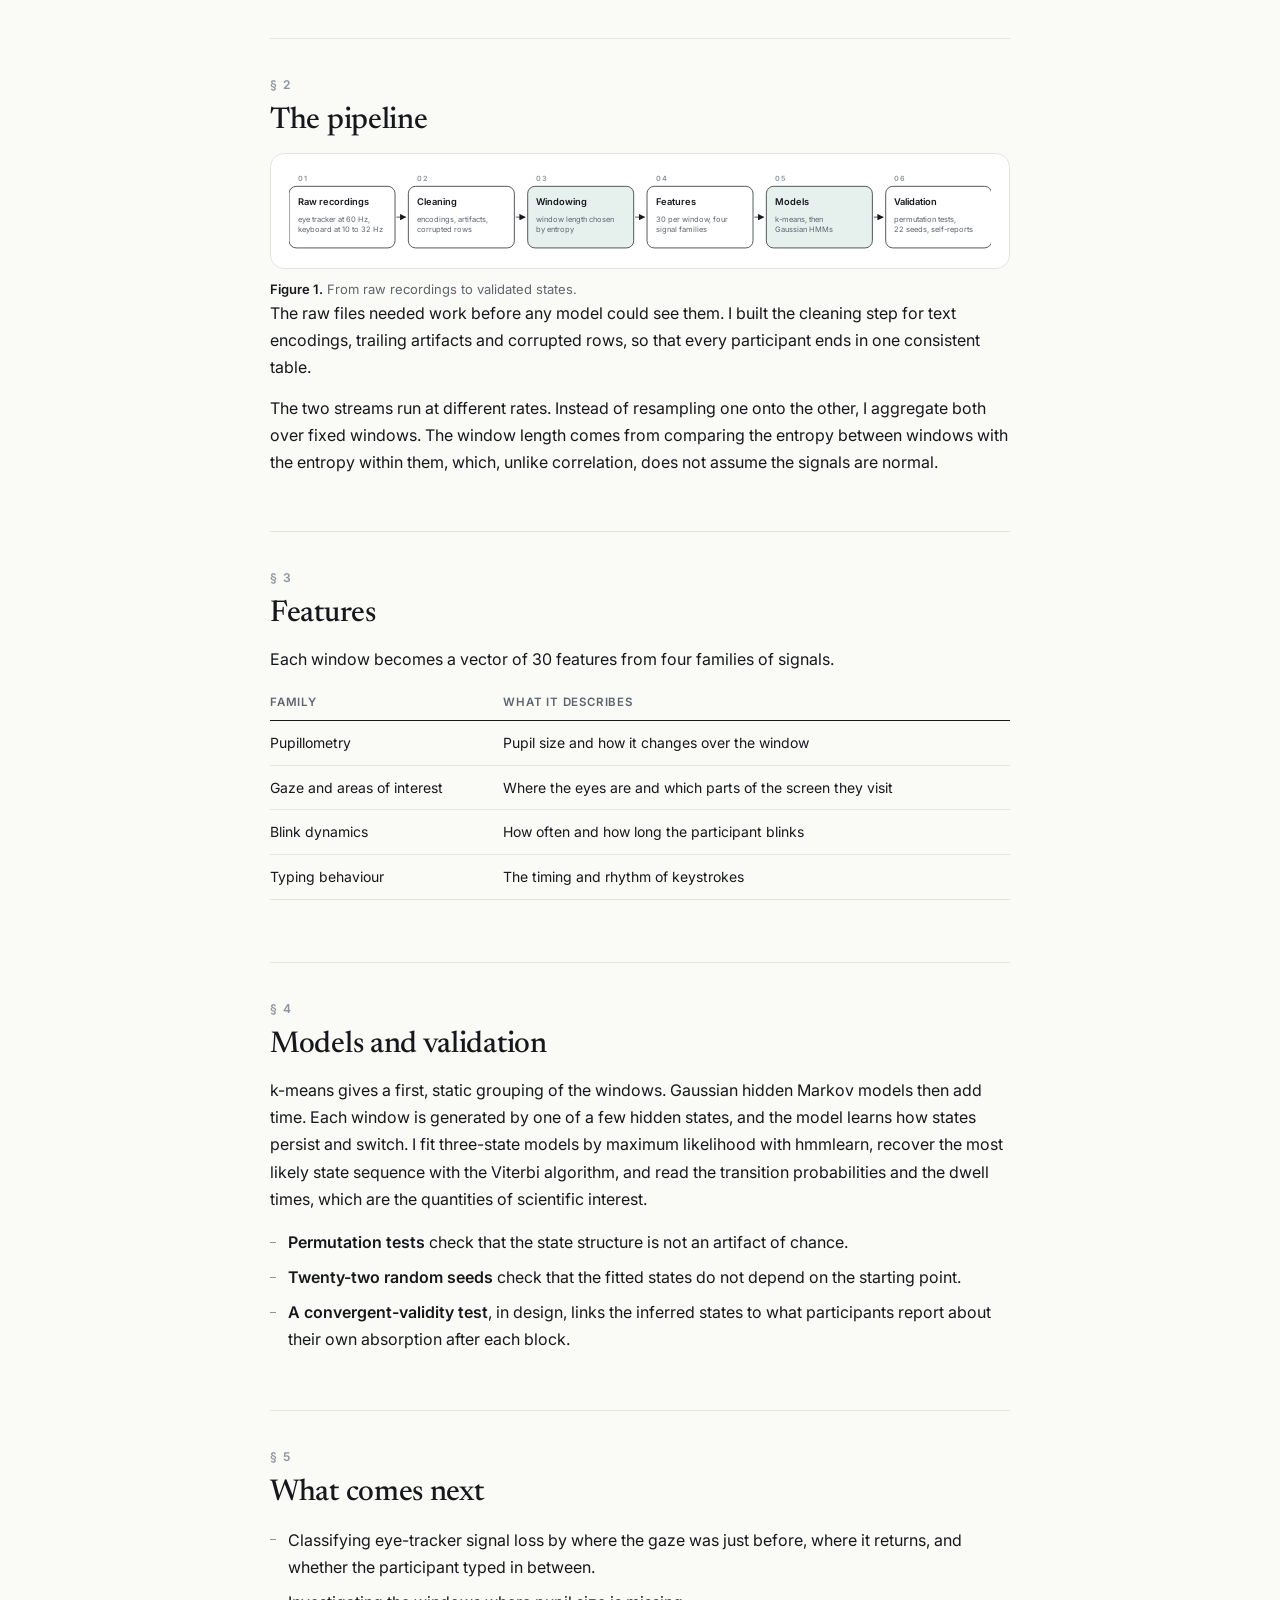
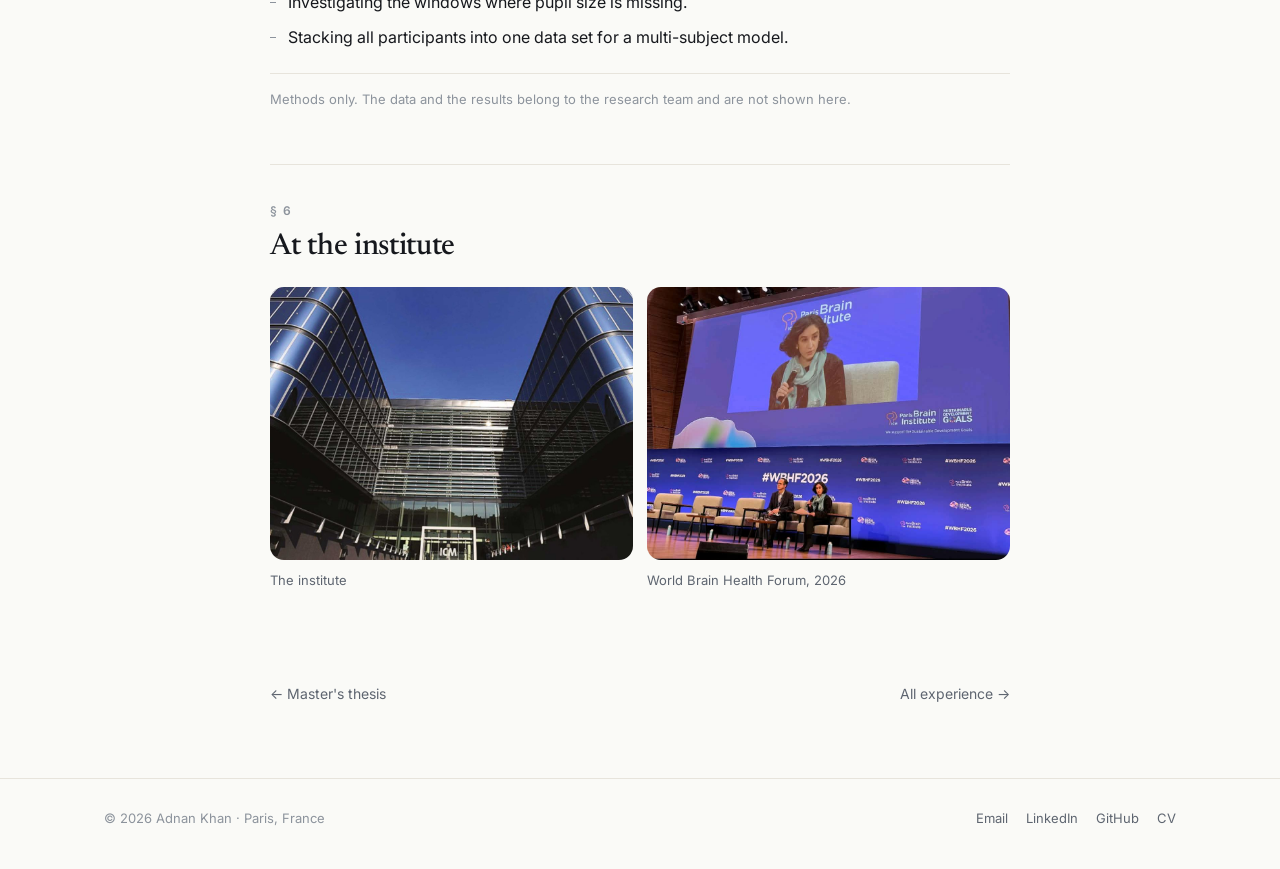
<file: icm.html>
<!DOCTYPE html>
<html lang="en"><head>
<meta charset="utf-8"><meta name="viewport" content="width=device-width,initial-scale=1">
<title>Attentional States from Eye-Tracking and Typing · Adnan Khan</title>
<meta name="description" content="Research internship at the Paris Brain Institute. A multimodal pipeline and Gaussian hidden Markov models that infer latent attentional states from eye-tracking and keyboard data.">
<meta property="og:title" content="Attentional States from Eye-Tracking and Typing · Adnan Khan"><meta property="og:description" content="Research internship at the Paris Brain Institute. A multimodal pipeline and Gaussian hidden Markov models that infer latent attentional states from eye-tracking and keyboard data.">
<meta property="og:image" content="https://adnan-khan-or.github.io/adnan-headshot.jpg"><meta property="og:type" content="website">
<meta name="theme-color" content="#FAFAF7">
<link rel="icon" href="data:image/svg+xml,%3Csvg xmlns=%22http://www.w3.org/2000/svg%22 viewBox=%220 0 64 64%22%3E%3Crect width=%2264%22 height=%2264%22 rx=%2216%22 fill=%22%230F6B5E%22/%3E%3Ctext x=%2232%22 y=%2242%22 font-family=%22Georgia,serif%22 font-size=%2226%22 fill=%22white%22 text-anchor=%22middle%22%3EAK%3C/text%3E%3C/svg%3E">
<link rel="preconnect" href="https://fonts.googleapis.com"><link rel="preconnect" href="https://fonts.gstatic.com" crossorigin><link href="https://fonts.googleapis.com/css2?family=Inter:wght@400;500;600&family=Newsreader:opsz,ital,wght@6..72,0,400;6..72,0,500;6..72,1,400&display=swap" rel="stylesheet">
<link rel="stylesheet" href="style.css">
</head><body>
<header class="site-head"><div class="head-in"><a class="brand" href="index.html">Adnan Khan</a><button class="menu-btn" id="mb" aria-label="Open menu" aria-expanded="false">Menu</button><nav class="nav" id="nv"><a href="research.html">Work</a><a href="experience.html" aria-current="page">Experience</a><a href="education.html">Education</a><a href="about.html">About</a><a class="nav-cv" href="Adnan-Khan-CV.pdf">CV</a></nav></div></header>
<main class="page">
<div class="container"><div class="page-head"><div class="folio">Research internship &middot; Paris Brain Institute &middot; 2026</div><h1>Latent attentional states from eye-tracking and typing</h1><p class="standfirst">How do attention and absorption change while people work on a creative task? I model them as hidden states behind what the eyes and the keyboard record.</p><div class="byline"><span><b>Institution</b> Paris Brain Institute (ICM), Piti&eacute;-Salp&ecirc;tri&egrave;re</span><span><b>Supervisors</b> Dr. Delphine Oudiette and Borjan Milinkovic</span><span><b>Period</b> June 2026 to present</span></div></div></div><div class="container"><div style="padding-top:26px"><div class="keys"><span class="key">Hidden Markov models</span><span class="key">Multimodal time series</span><span class="key">Eye-tracking</span><span class="key">Pupillometry</span><span class="key">k-means</span><span class="key">Permutation tests</span><span class="key">Python</span><span class="key">hmmlearn</span></div></div><figure><img class="photo" src="icm-dusk.jpg" alt="The Paris Brain Institute at dusk" loading="lazy"><figcaption>The Paris Brain Institute, on the Piti&eacute;-Salp&ecirc;tri&egrave;re hospital campus in Paris.</figcaption></figure><section class="sheet"><div class="sec-no">&sect; 1</div><h2>The question</h2><p class="lead">The team studies attention and absorption during creative work. While participants solve creative tasks, an eye tracker records gaze and pupil size, and the keyboard records every keystroke.</p><p>My part is to ask whether these signals reveal a small number of recurring attentional states, and how people move between them. A hidden Markov model is a natural fit, because the state of mind is not observed directly. Only its traces in the eyes and the hands are.</p><div class="metrics"><div class="metric"><div class="n">32</div><div class="l">Participants</div></div><div class="metric"><div class="n">60 Hz</div><div class="l">Eye tracker</div></div><div class="metric"><div class="n">10 to 32 Hz</div><div class="l">Keyboard</div></div><div class="metric"><div class="n">30</div><div class="l">Features per window</div></div></div></section><section class="sheet"><div class="sec-no">&sect; 2</div><h2>The pipeline</h2><div class="diagram"><svg viewBox="0 0 980 120" xmlns="http://www.w3.org/2000/svg" font-family="Inter,sans-serif" role="img" aria-label="From raw recordings to validated states"><defs><marker id="ar" markerWidth="9" markerHeight="9" refX="8" refY="4.5" orient="auto"><path d="M0,0 L9,4.5 L0,9 z" fill="#16181D"/></marker></defs><rect x="0.0" y="20" width="148" height="86" rx="10" fill="#FFFFFF" stroke="#16181D" stroke-width="1"/><text x="12.0" y="12" font-size="10" letter-spacing="1.6" fill="#8C939C" font-weight="600">01</text><text x="12.0" y="46" font-size="13" font-weight="600" fill="#16181D">Raw recordings</text><text x="12.0" y="70" font-size="10.5" fill="#5E6570">eye tracker at 60 Hz,</text><text x="12.0" y="84" font-size="10.5" fill="#5E6570">keyboard at 10 to 32 Hz</text><line x1="150.0" y1="63" x2="163.0" y2="63" stroke="#16181D" stroke-width="1" marker-end="url(#ar)"/><rect x="166.6" y="20" width="148" height="86" rx="10" fill="#FFFFFF" stroke="#16181D" stroke-width="1"/><text x="178.6" y="12" font-size="10" letter-spacing="1.6" fill="#8C939C" font-weight="600">02</text><text x="178.6" y="46" font-size="13" font-weight="600" fill="#16181D">Cleaning</text><text x="178.6" y="70" font-size="10.5" fill="#5E6570">encodings, artifacts,</text><text x="178.6" y="84" font-size="10.5" fill="#5E6570">corrupted rows</text><line x1="316.6" y1="63" x2="329.6" y2="63" stroke="#16181D" stroke-width="1" marker-end="url(#ar)"/><rect x="333.2" y="20" width="148" height="86" rx="10" fill="#E6F1EE" stroke="#16181D" stroke-width="1"/><text x="345.2" y="12" font-size="10" letter-spacing="1.6" fill="#8C939C" font-weight="600">03</text><text x="345.2" y="46" font-size="13" font-weight="600" fill="#16181D">Windowing</text><text x="345.2" y="70" font-size="10.5" fill="#5E6570">window length chosen</text><text x="345.2" y="84" font-size="10.5" fill="#5E6570">by entropy</text><line x1="483.2" y1="63" x2="496.2" y2="63" stroke="#16181D" stroke-width="1" marker-end="url(#ar)"/><rect x="499.8" y="20" width="148" height="86" rx="10" fill="#FFFFFF" stroke="#16181D" stroke-width="1"/><text x="511.8" y="12" font-size="10" letter-spacing="1.6" fill="#8C939C" font-weight="600">04</text><text x="511.8" y="46" font-size="13" font-weight="600" fill="#16181D">Features</text><text x="511.8" y="70" font-size="10.5" fill="#5E6570">30 per window, four</text><text x="511.8" y="84" font-size="10.5" fill="#5E6570">signal families</text><line x1="649.8" y1="63" x2="662.8" y2="63" stroke="#16181D" stroke-width="1" marker-end="url(#ar)"/><rect x="666.4" y="20" width="148" height="86" rx="10" fill="#E6F1EE" stroke="#16181D" stroke-width="1"/><text x="678.4" y="12" font-size="10" letter-spacing="1.6" fill="#8C939C" font-weight="600">05</text><text x="678.4" y="46" font-size="13" font-weight="600" fill="#16181D">Models</text><text x="678.4" y="70" font-size="10.5" fill="#5E6570">k-means, then</text><text x="678.4" y="84" font-size="10.5" fill="#5E6570">Gaussian HMMs</text><line x1="816.4" y1="63" x2="829.4" y2="63" stroke="#16181D" stroke-width="1" marker-end="url(#ar)"/><rect x="833.0" y="20" width="148" height="86" rx="10" fill="#FFFFFF" stroke="#16181D" stroke-width="1"/><text x="845.0" y="12" font-size="10" letter-spacing="1.6" fill="#8C939C" font-weight="600">06</text><text x="845.0" y="46" font-size="13" font-weight="600" fill="#16181D">Validation</text><text x="845.0" y="70" font-size="10.5" fill="#5E6570">permutation tests,</text><text x="845.0" y="84" font-size="10.5" fill="#5E6570">22 seeds, self-reports</text></svg></div><figcaption><b>Figure 1.</b> From raw recordings to validated states.</figcaption><p>The raw files needed work before any model could see them. I built the cleaning step for text encodings, trailing artifacts and corrupted rows, so that every participant ends in one consistent table.</p><p>The two streams run at different rates. Instead of resampling one onto the other, I aggregate both over fixed windows. The window length comes from comparing the entropy between windows with the entropy within them, which, unlike correlation, does not assume the signals are normal.</p></section><section class="sheet"><div class="sec-no">&sect; 3</div><h2>Features</h2><p>Each window becomes a vector of 30 features from four families of signals.</p><div class="table-wrap"><table><tr><th>Family</th><th>What it describes</th></tr><tr><td>Pupillometry</td><td>Pupil size and how it changes over the window</td></tr><tr><td>Gaze and areas of interest</td><td>Where the eyes are and which parts of the screen they visit</td></tr><tr><td>Blink dynamics</td><td>How often and how long the participant blinks</td></tr><tr><td>Typing behaviour</td><td>The timing and rhythm of keystrokes</td></tr></table></div></section><section class="sheet"><div class="sec-no">&sect; 4</div><h2>Models and validation</h2><p>k-means gives a first, static grouping of the windows. Gaussian hidden Markov models then add time. Each window is generated by one of a few hidden states, and the model learns how states persist and switch. I fit three-state models by maximum likelihood with hmmlearn, recover the most likely state sequence with the Viterbi algorithm, and read the transition probabilities and the dwell times, which are the quantities of scientific interest.</p><ul class="plain"><li><b>Permutation tests</b> check that the state structure is not an artifact of chance.</li><li><b>Twenty-two random seeds</b> check that the fitted states do not depend on the starting point.</li><li><b>A convergent-validity test</b>, in design, links the inferred states to what participants report about their own absorption after each block.</li></ul></section><section class="sheet"><div class="sec-no">&sect; 5</div><h2>What comes next</h2><ul class="plain"><li>Classifying eye-tracker signal loss by where the gaze was just before, where it returns, and whether the participant typed in between.</li><li>Investigating the windows where pupil size is missing.</li><li>Stacking all participants into one data set for a multi-subject model.</li></ul><p class="footnote">Methods only. The data and the results belong to the research team and are not shown here.</p></section><section class="sheet"><div class="sec-no">&sect; 6</div><h2>At the institute</h2><div class="pgrid-2"><figure><img src="icm-day.jpg" alt="The Paris Brain Institute by day" loading="lazy"><figcaption>The institute</figcaption></figure><figure><img src="icm-conference.jpg" alt="World Brain Health Forum 2026" loading="lazy"><figcaption>World Brain Health Forum, 2026</figcaption></figure></div></section><div class="pager"><a href="thesis.html">&larr; Master&#39;s thesis</a><a href="experience.html">All experience &rarr;</a></div></div>
</main>
<footer class="site-foot"><div class="foot-in"><span>&copy; 2026 Adnan Khan &middot; Paris, France</span><span class="foot-links"><a href="mailto:mdadnankhan2022@gmail.com">Email</a><a href="https://linkedin.com/in/adnankhan121">LinkedIn</a><a href="https://github.com/Adnan-Khan-OR">GitHub</a><a href="Adnan-Khan-CV.pdf">CV</a></span></div></footer>
<script>const b=document.getElementById('mb'),n=document.getElementById('nv');b.onclick=()=>{n.classList.toggle('open');b.setAttribute('aria-expanded',n.classList.contains('open'))};</script>
</body></html>
</file>
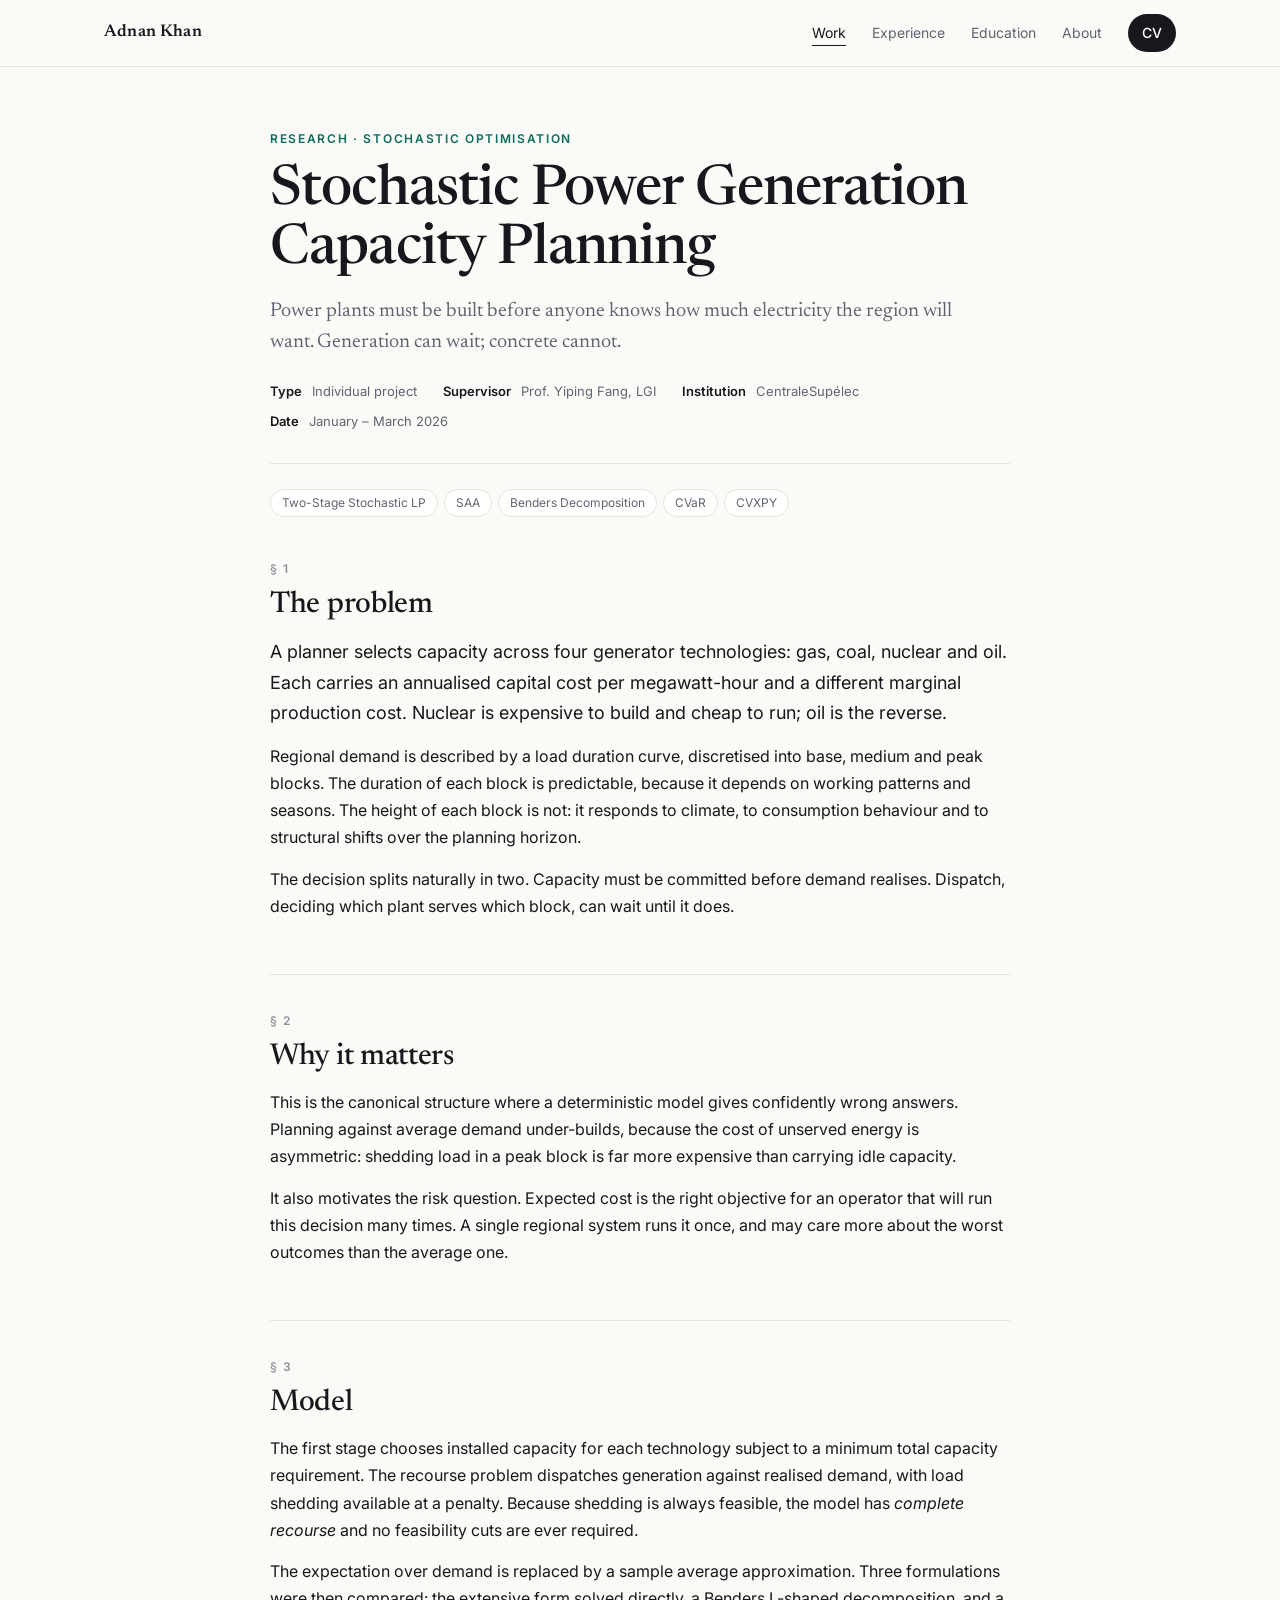
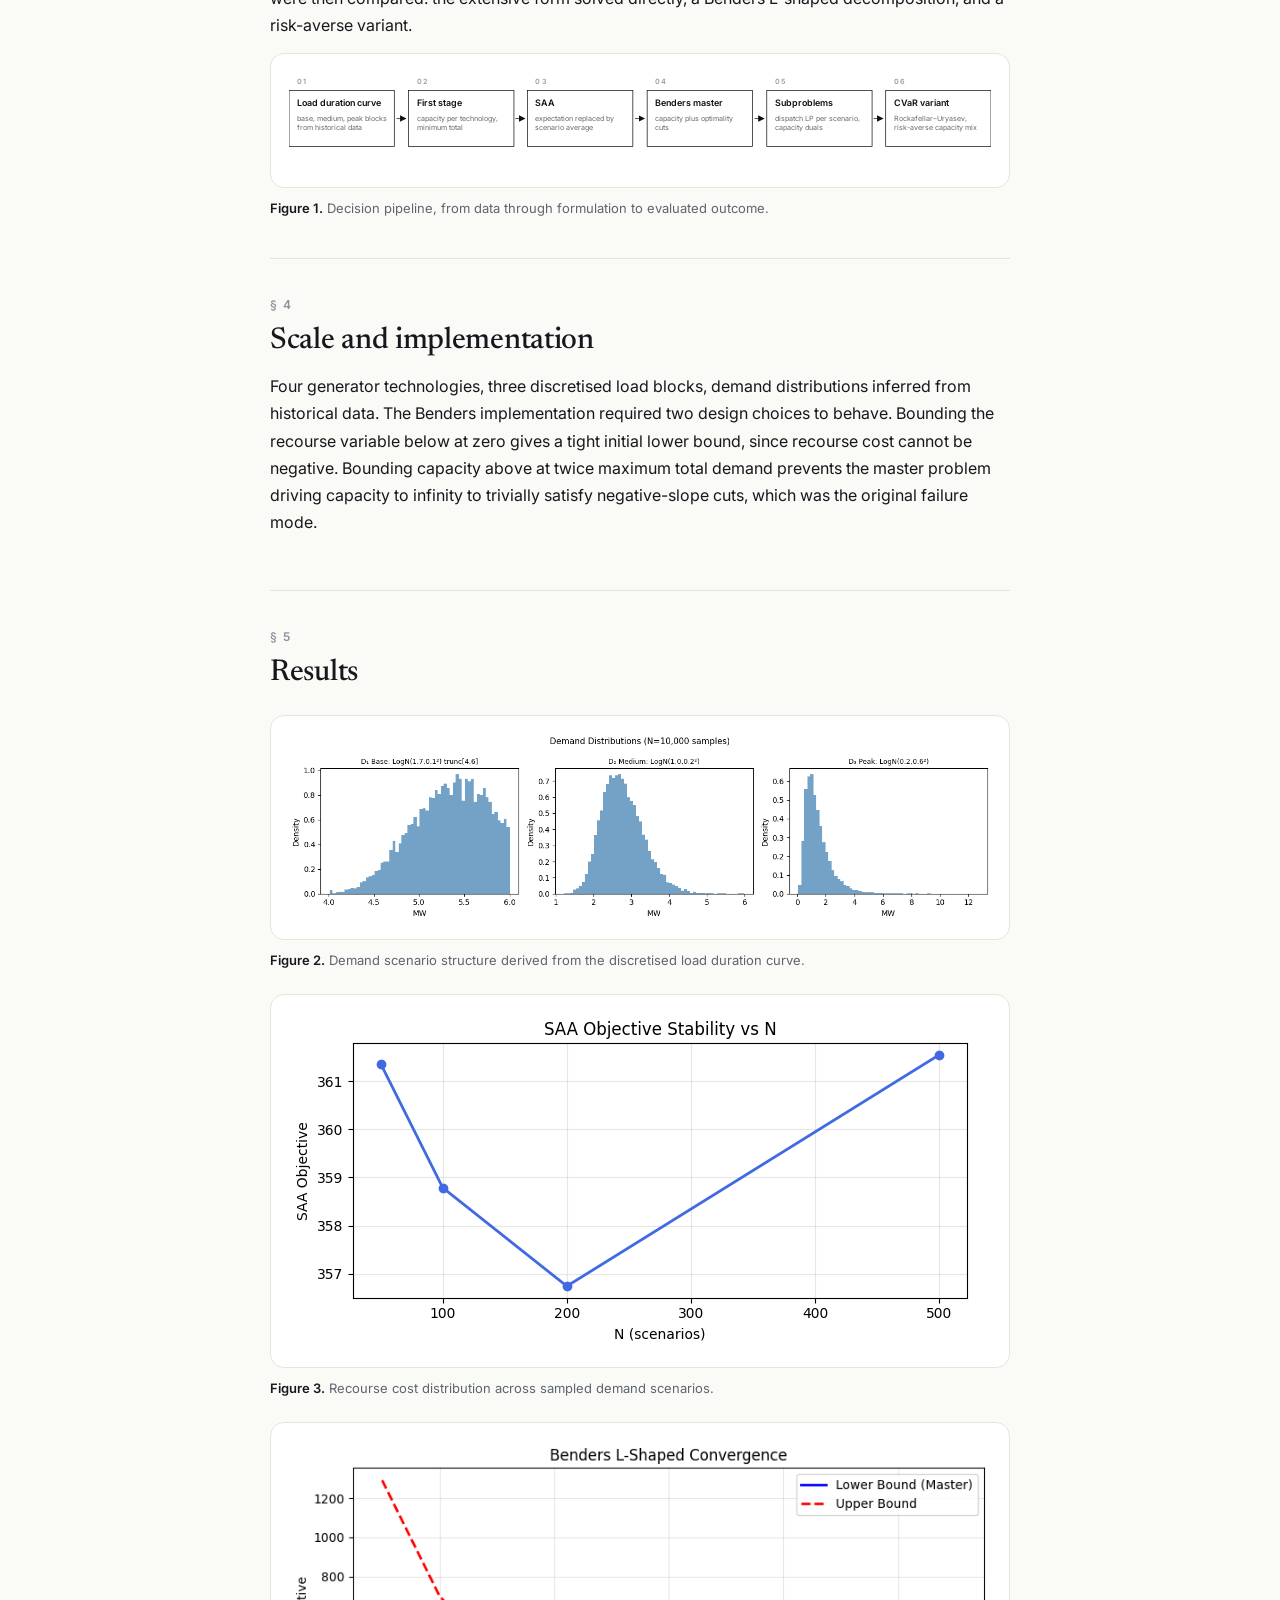
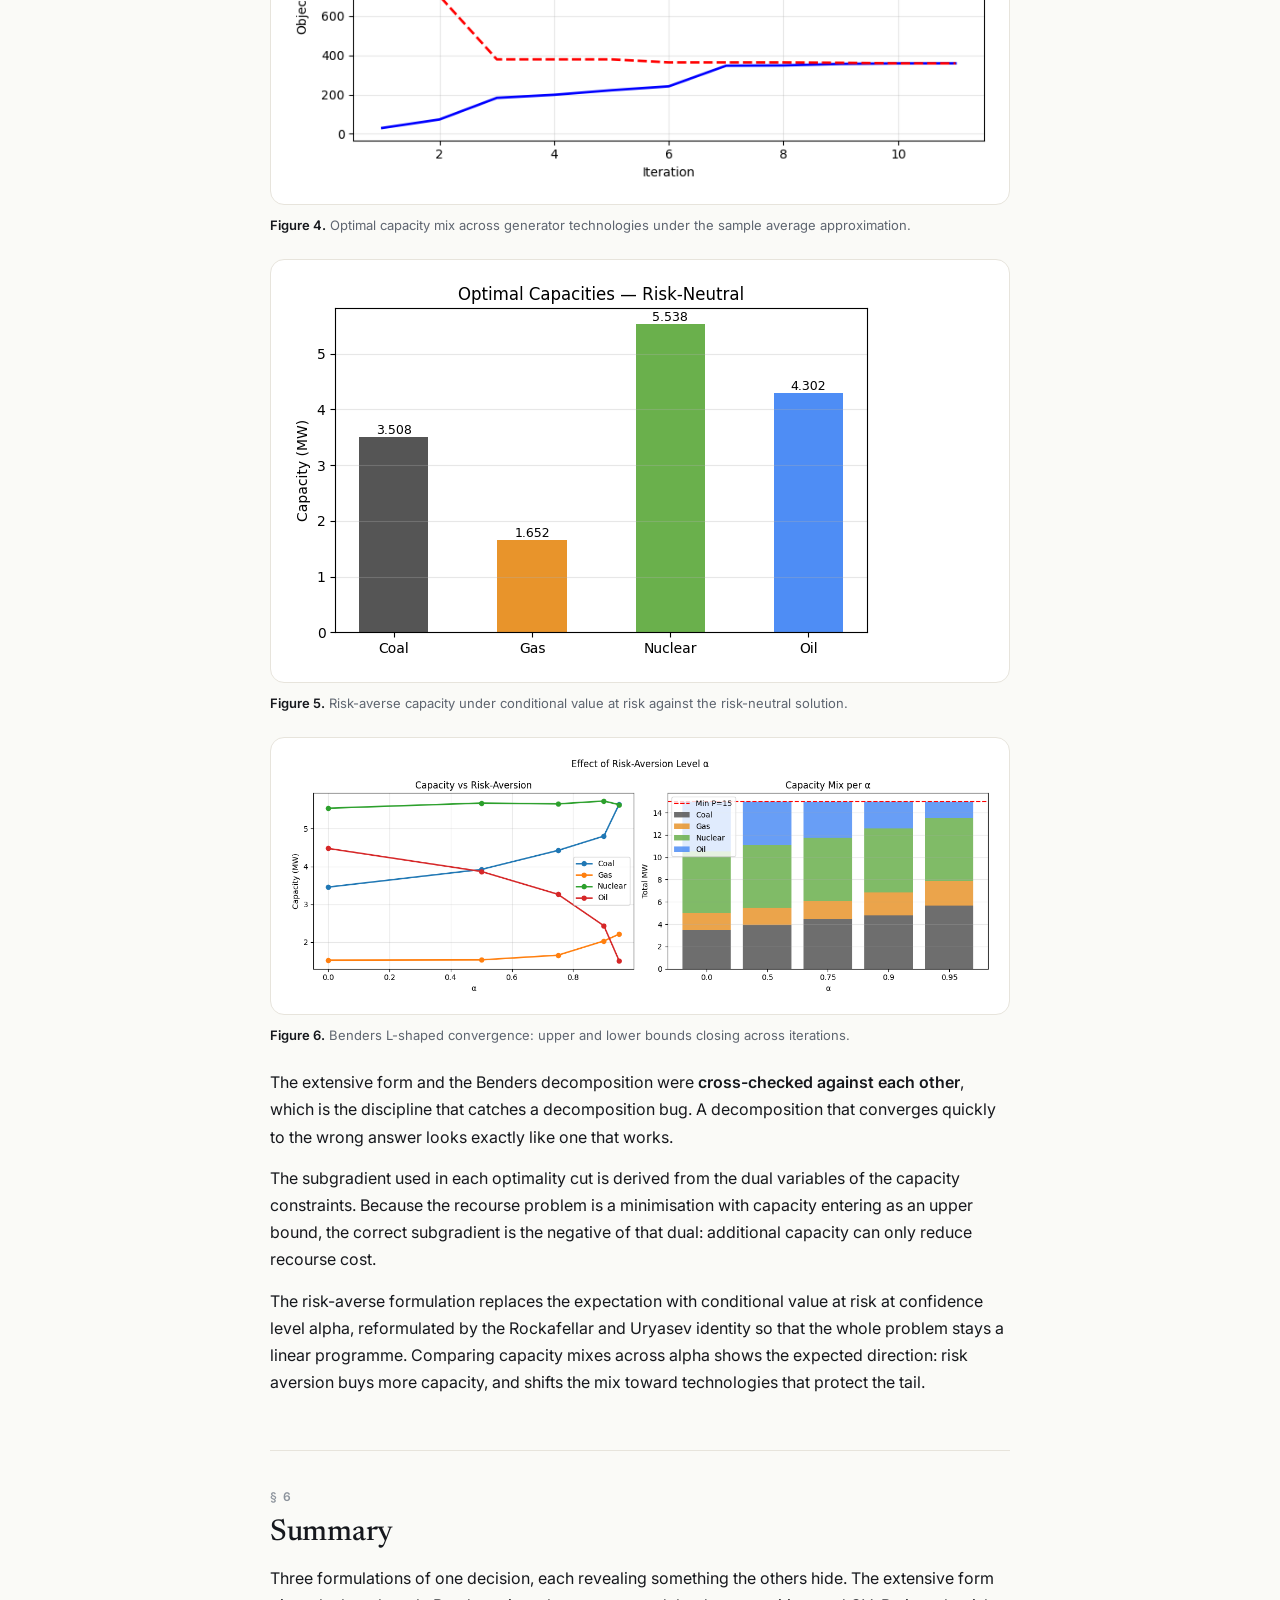
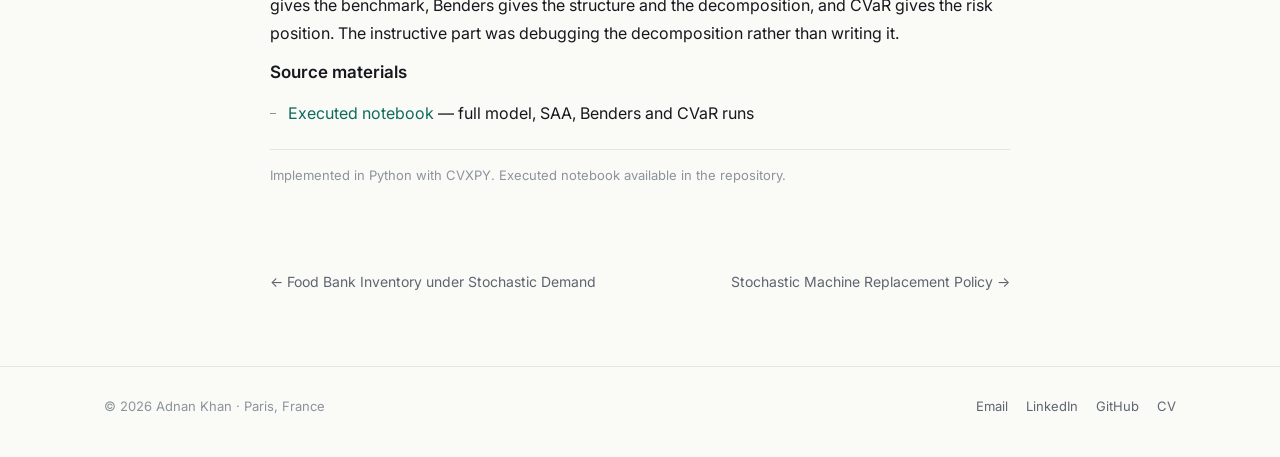
<file: power.html>
<!DOCTYPE html>
<html lang="en"><head>
<meta charset="utf-8"><meta name="viewport" content="width=device-width,initial-scale=1">
<title>Stochastic Power Generation Capacity Planning · Adnan Khan</title>
<meta name="description" content="Choosing generation capacity before demand is known, first to minimise expected cost, then to protect against the bad tail.">
<meta property="og:title" content="Stochastic Power Generation Capacity Planning · Adnan Khan"><meta property="og:description" content="Choosing generation capacity before demand is known, first to minimise expected cost, then to protect against the bad tail.">
<meta property="og:image" content="https://adnan-khan-or.github.io/adnan-headshot.jpg"><meta property="og:type" content="website">
<meta name="theme-color" content="#FAFAF7">
<link rel="icon" href="data:image/svg+xml,%3Csvg xmlns=%22http://www.w3.org/2000/svg%22 viewBox=%220 0 64 64%22%3E%3Crect width=%2264%22 height=%2264%22 rx=%2216%22 fill=%22%230F6B5E%22/%3E%3Ctext x=%2232%22 y=%2242%22 font-family=%22Georgia,serif%22 font-size=%2226%22 fill=%22white%22 text-anchor=%22middle%22%3EAK%3C/text%3E%3C/svg%3E">
<link rel="preconnect" href="https://fonts.googleapis.com"><link rel="preconnect" href="https://fonts.gstatic.com" crossorigin><link href="https://fonts.googleapis.com/css2?family=Inter:wght@400;500;600&family=Newsreader:opsz,ital,wght@6..72,0,400;6..72,0,500;6..72,1,400&display=swap" rel="stylesheet">
<link rel="stylesheet" href="style.css">
</head><body>
<header class="site-head"><div class="head-in"><a class="brand" href="index.html">Adnan Khan</a><button class="menu-btn" id="mb" aria-label="Open menu" aria-expanded="false">Menu</button><nav class="nav" id="nv"><a href="research.html" aria-current="page">Work</a><a href="experience.html">Experience</a><a href="education.html">Education</a><a href="about.html">About</a><a class="nav-cv" href="Adnan-Khan-CV.pdf">CV</a></nav></div></header>
<main class="page">
<div class="main"><div class="container"><div class="page-head"><div class="folio">Research · Stochastic optimisation</div><h1>Stochastic Power Generation Capacity Planning</h1><p class="standfirst">Power plants must be built before anyone knows how much electricity the region will want. Generation can wait; concrete cannot.</p><div class="byline"><span><b>Type</b> Individual project</span><span><b>Supervisor</b> Prof. Yiping Fang, LGI</span><span><b>Institution</b> CentraleSupélec</span><span><b>Date</b> January – March 2026</span></div></div></div><div class="container"><div style="padding-top:1.6rem"><div class="keys"><span class="key">Two-Stage Stochastic LP</span><span class="key">SAA</span><span class="key">Benders Decomposition</span><span class="key">CVaR</span><span class="key">CVXPY</span></div></div><section class="sheet"><div class="sec-no">§ 1</div><h2>The problem</h2><p class="lead">A planner selects capacity across four generator technologies: gas, coal, nuclear and oil. Each carries an annualised capital cost per megawatt-hour and a different marginal production cost. Nuclear is expensive to build and cheap to run; oil is the reverse.</p>
<p>Regional demand is described by a load duration curve, discretised into base, medium and peak blocks. The duration of each block is predictable, because it depends on working patterns and seasons. The height of each block is not: it responds to climate, to consumption behaviour and to structural shifts over the planning horizon.</p>
<p>The decision splits naturally in two. Capacity must be committed before demand realises. Dispatch, deciding which plant serves which block, can wait until it does.</p></section><section class="sheet"><div class="sec-no">§ 2</div><h2>Why it matters</h2><p>This is the canonical structure where a deterministic model gives confidently wrong answers. Planning against average demand under-builds, because the cost of unserved energy is asymmetric: shedding load in a peak block is far more expensive than carrying idle capacity.</p>
<p>It also motivates the risk question. Expected cost is the right objective for an operator that will run this decision many times. A single regional system runs it once, and may care more about the worst outcomes than the average one.</p></section><section class="sheet"><div class="sec-no">§ 3</div><h2>Model</h2><p>The first stage chooses installed capacity for each technology subject to a minimum total capacity requirement. The recourse problem dispatches generation against realised demand, with load shedding available at a penalty. Because shedding is always feasible, the model has <em>complete recourse</em> and no feasibility cuts are ever required.</p>
<p>The expectation over demand is replaced by a sample average approximation. Three formulations were then compared: the extensive form solved directly, a Benders L-shaped decomposition, and a risk-averse variant.</p><div class="diagram"><svg viewBox="0 0 980 146" xmlns="http://www.w3.org/2000/svg" font-family="Inter,sans-serif"><defs><marker id="ar" markerWidth="9" markerHeight="9" refX="8" refY="4.5" orient="auto"><path d="M0,0 L9,4.5 L0,9 z" fill="#0F0F0F"/></marker></defs><rect x="0" y="26" width="147" height="78" fill="none" stroke="#0F0F0F" stroke-width="1"/><text x="11" y="17" font-size="10" letter-spacing="1.6" fill="#9A9A9A" font-weight="600">01</text><text x="11" y="48" font-size="12.5" font-weight="600" fill="#0F0F0F">Load duration curve</text><text x="11" y="69" font-size="10" fill="#6B6B6B">base, medium, peak blocks</text><text x="11" y="81" font-size="10" fill="#6B6B6B">from historical data</text><line x1="150" y1="65" x2="163" y2="65" stroke="#0F0F0F" stroke-width="1" marker-end="url(#ar)"/><rect x="167" y="26" width="147" height="78" fill="none" stroke="#0F0F0F" stroke-width="1"/><text x="178" y="17" font-size="10" letter-spacing="1.6" fill="#9A9A9A" font-weight="600">02</text><text x="178" y="48" font-size="12.5" font-weight="600" fill="#0F0F0F">First stage</text><text x="178" y="69" font-size="10" fill="#6B6B6B">capacity per technology,</text><text x="178" y="81" font-size="10" fill="#6B6B6B">minimum total</text><line x1="316" y1="65" x2="329" y2="65" stroke="#0F0F0F" stroke-width="1" marker-end="url(#ar)"/><rect x="333" y="26" width="147" height="78" fill="none" stroke="#0F0F0F" stroke-width="1"/><text x="344" y="17" font-size="10" letter-spacing="1.6" fill="#9A9A9A" font-weight="600">03</text><text x="344" y="48" font-size="12.5" font-weight="600" fill="#0F0F0F">SAA</text><text x="344" y="69" font-size="10" fill="#6B6B6B">expectation replaced by</text><text x="344" y="81" font-size="10" fill="#6B6B6B">scenario average</text><line x1="483" y1="65" x2="496" y2="65" stroke="#0F0F0F" stroke-width="1" marker-end="url(#ar)"/><rect x="500" y="26" width="147" height="78" fill="none" stroke="#0F0F0F" stroke-width="1"/><text x="511" y="17" font-size="10" letter-spacing="1.6" fill="#9A9A9A" font-weight="600">04</text><text x="511" y="48" font-size="12.5" font-weight="600" fill="#0F0F0F">Benders master</text><text x="511" y="69" font-size="10" fill="#6B6B6B">capacity plus optimality</text><text x="511" y="81" font-size="10" fill="#6B6B6B">cuts</text><line x1="650" y1="65" x2="663" y2="65" stroke="#0F0F0F" stroke-width="1" marker-end="url(#ar)"/><rect x="667" y="26" width="147" height="78" fill="none" stroke="#0F0F0F" stroke-width="1"/><text x="678" y="17" font-size="10" letter-spacing="1.6" fill="#9A9A9A" font-weight="600">05</text><text x="678" y="48" font-size="12.5" font-weight="600" fill="#0F0F0F">Subproblems</text><text x="678" y="69" font-size="10" fill="#6B6B6B">dispatch LP per scenario,</text><text x="678" y="81" font-size="10" fill="#6B6B6B">capacity duals</text><line x1="816" y1="65" x2="829" y2="65" stroke="#0F0F0F" stroke-width="1" marker-end="url(#ar)"/><rect x="833" y="26" width="147" height="78" fill="none" stroke="#0F0F0F" stroke-width="1"/><text x="844" y="17" font-size="10" letter-spacing="1.6" fill="#9A9A9A" font-weight="600">06</text><text x="844" y="48" font-size="12.5" font-weight="600" fill="#0F0F0F">CVaR variant</text><text x="844" y="69" font-size="10" fill="#6B6B6B">Rockafellar–Uryasev,</text><text x="844" y="81" font-size="10" fill="#6B6B6B">risk-averse capacity mix</text></svg></div><figcaption><b>Figure 1.</b> Decision pipeline, from data through formulation to evaluated outcome.</figcaption></section><section class="sheet"><div class="sec-no">§ 4</div><h2>Scale and implementation</h2><p>Four generator technologies, three discretised load blocks, demand distributions inferred from historical data. The Benders implementation required two design choices to behave. Bounding the recourse variable below at zero gives a tight initial lower bound, since recourse cost cannot be negative. Bounding capacity above at twice maximum total demand prevents the master problem driving capacity to infinity to trivially satisfy negative-slope cuts, which was the original failure mode.</p></section><section class="sheet"><div class="sec-no">§ 5</div><h2>Results</h2><figure><div class="fig-frame"><img src="so1_out_3.png" alt="Demand scenario structure derived from the discretised load duration curve." loading="lazy"></div><figcaption><b>Figure 2.</b> Demand scenario structure derived from the discretised load duration curve.</figcaption></figure><figure><div class="fig-frame"><img src="so1_out_6.png" alt="Recourse cost distribution across sampled demand scenarios." loading="lazy"></div><figcaption><b>Figure 3.</b> Recourse cost distribution across sampled demand scenarios.</figcaption></figure><figure><div class="fig-frame"><img src="so1_out_10.png" alt="Optimal capacity mix across generator technologies under the sample average approximation." loading="lazy"></div><figcaption><b>Figure 4.</b> Optimal capacity mix across generator technologies under the sample average approximation.</figcaption></figure><figure><div class="fig-frame"><img src="so1_out_11.png" alt="Risk-averse capacity under conditional value at risk against the risk-neutral solution." loading="lazy"></div><figcaption><b>Figure 5.</b> Risk-averse capacity under conditional value at risk against the risk-neutral solution.</figcaption></figure><figure><div class="fig-frame"><img src="so1_out_17.png" alt="Benders L-shaped convergence: upper and lower bounds closing across iterations." loading="lazy"></div><figcaption><b>Figure 6.</b> Benders L-shaped convergence: upper and lower bounds closing across iterations.</figcaption></figure><p>The extensive form and the Benders decomposition were <b>cross-checked against each other</b>, which is the discipline that catches a decomposition bug. A decomposition that converges quickly to the wrong answer looks exactly like one that works.</p>
<p>The subgradient used in each optimality cut is derived from the dual variables of the capacity constraints. Because the recourse problem is a minimisation with capacity entering as an upper bound, the correct subgradient is the negative of that dual: additional capacity can only reduce recourse cost.</p>
<p>The risk-averse formulation replaces the expectation with conditional value at risk at confidence level alpha, reformulated by the Rockafellar and Uryasev identity so that the whole problem stays a linear programme. Comparing capacity mixes across alpha shows the expected direction: risk aversion buys more capacity, and shifts the mix toward technologies that protect the tail.</p></section><section class="sheet"><div class="sec-no">§ 6</div><h2>Summary</h2><p>Three formulations of one decision, each revealing something the others hide. The extensive form gives the benchmark, Benders gives the structure and the decomposition, and CVaR gives the risk position. The instructive part was debugging the decomposition rather than writing it.</p><h3>Source materials</h3><ul class="plain"><li><a href="https://github.com/Adnan-Khan-OR/Adnan-Khan-OR.github.io/blob/main/SO-P1-Adnan-Khan-executed.ipynb">Executed notebook</a> &mdash; full model, SAA, Benders and CVaR runs</li></ul><p class="footnote">Implemented in Python with CVXPY. Executed notebook available in the repository.</p></section><div class="pager"><a href="foodbank.html">← Food Bank Inventory under Stochastic Demand</a><a href="replacement.html">Stochastic Machine Replacement Policy →</a></div></div></div>
</main>
<footer class="site-foot"><div class="foot-in"><span>&copy; 2026 Adnan Khan &middot; Paris, France</span><span class="foot-links"><a href="mailto:mdadnankhan2022@gmail.com">Email</a><a href="https://linkedin.com/in/adnankhan121">LinkedIn</a><a href="https://github.com/Adnan-Khan-OR">GitHub</a><a href="Adnan-Khan-CV.pdf">CV</a></span></div></footer>
<script>const b=document.getElementById('mb'),n=document.getElementById('nv');b.onclick=()=>{n.classList.toggle('open');b.setAttribute('aria-expanded',n.classList.contains('open'))};</script>
</body></html>
</file>
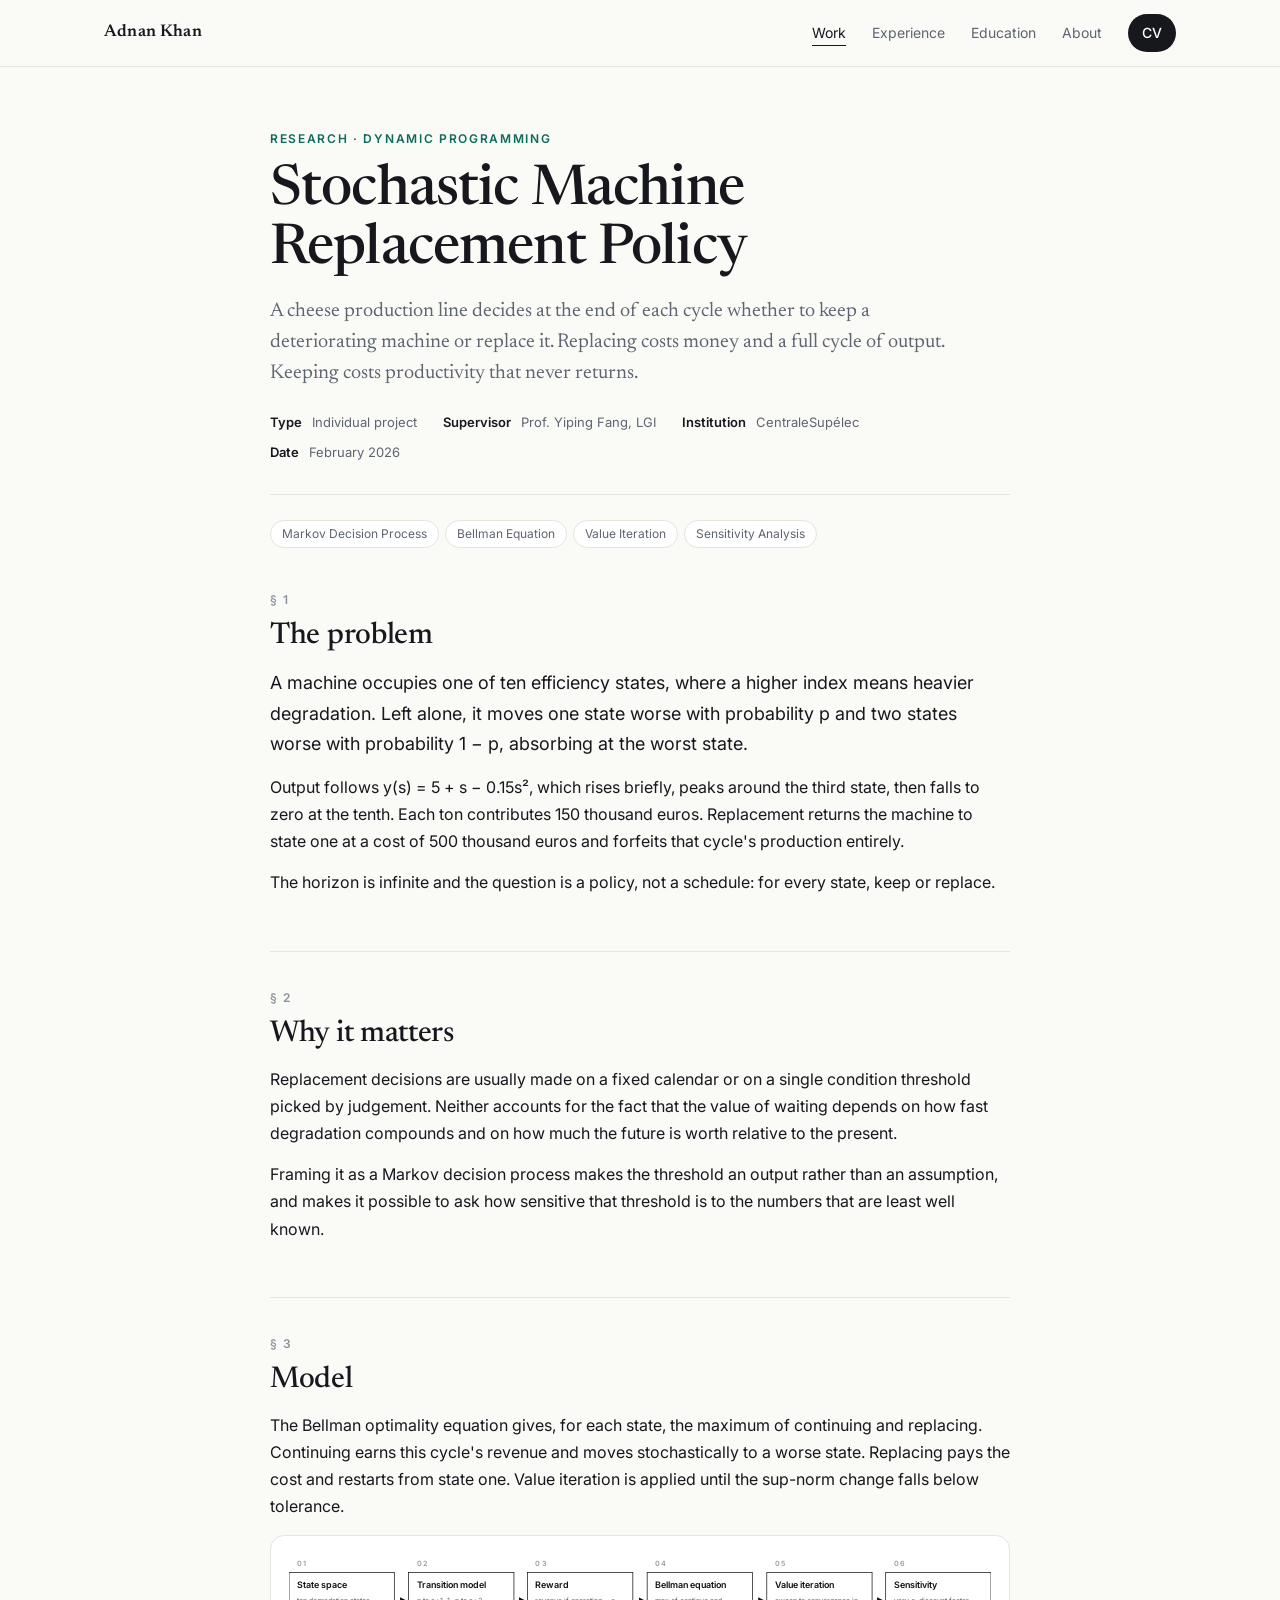
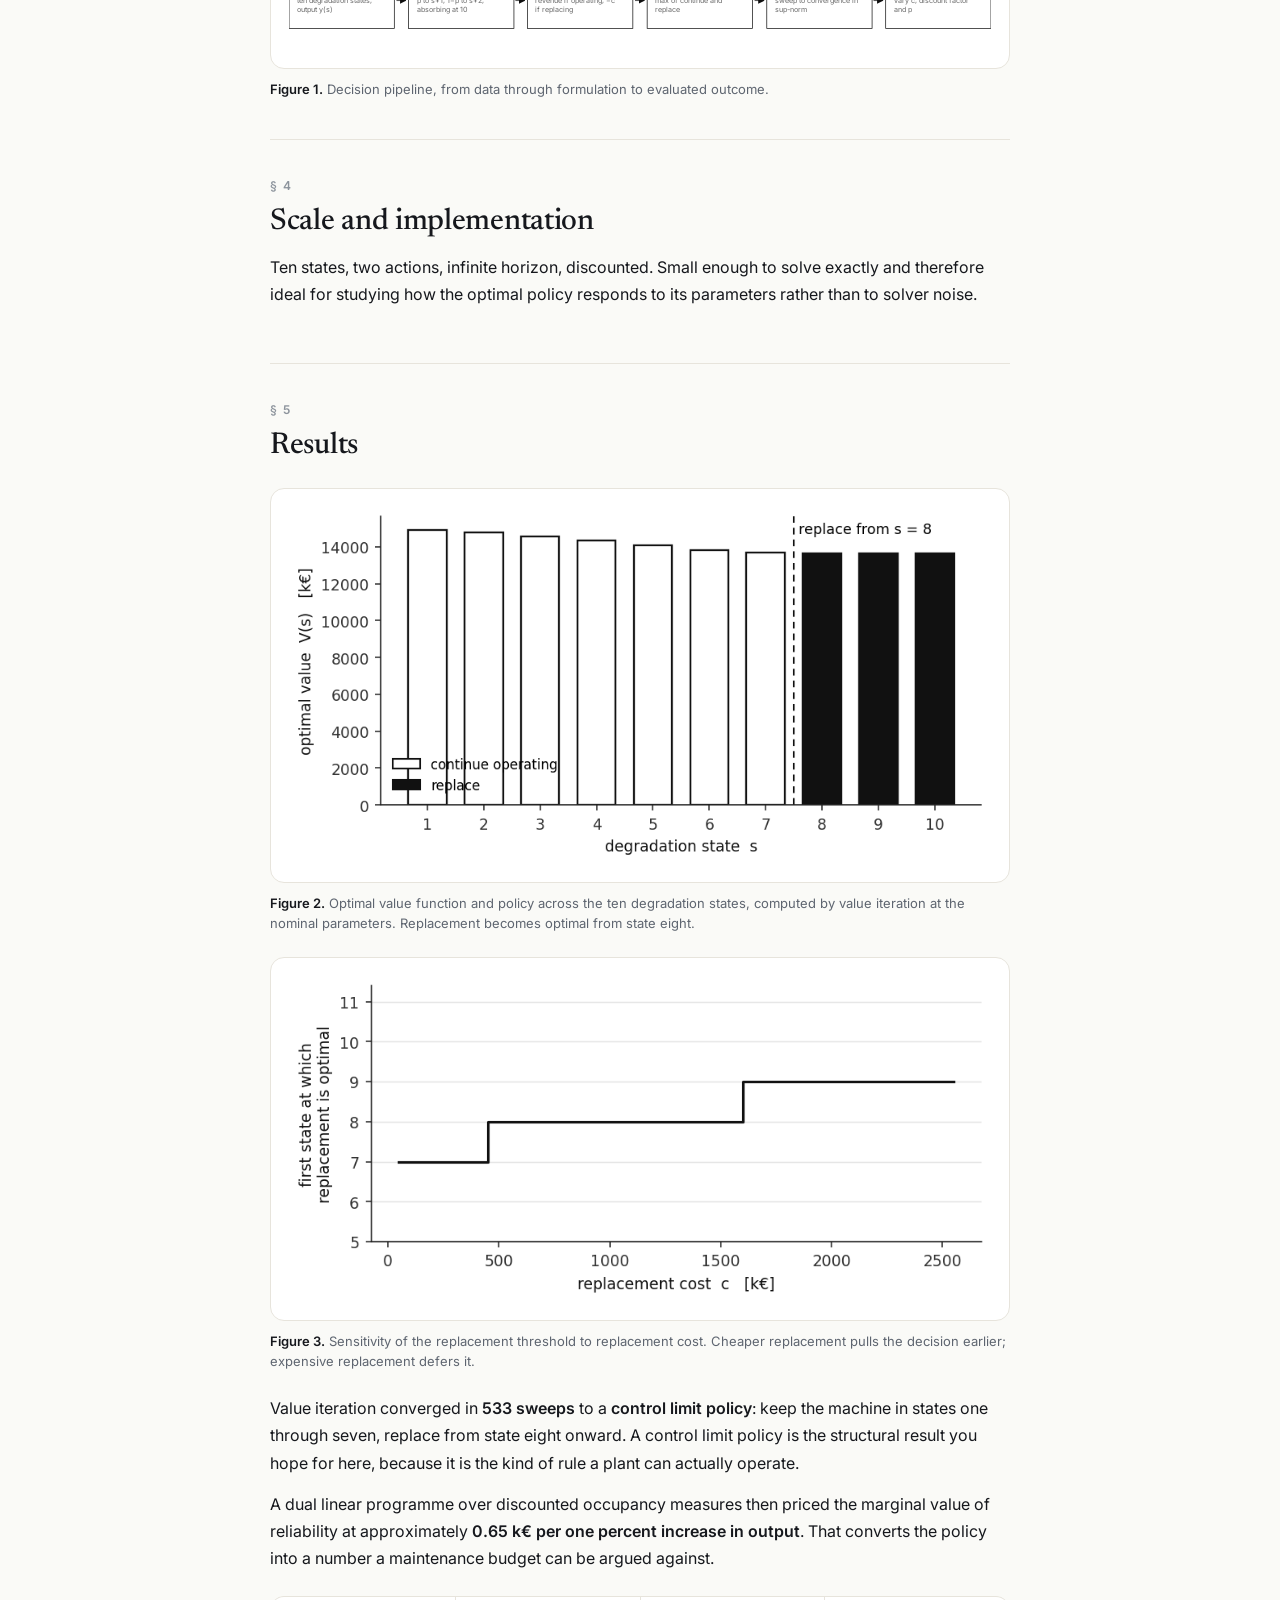
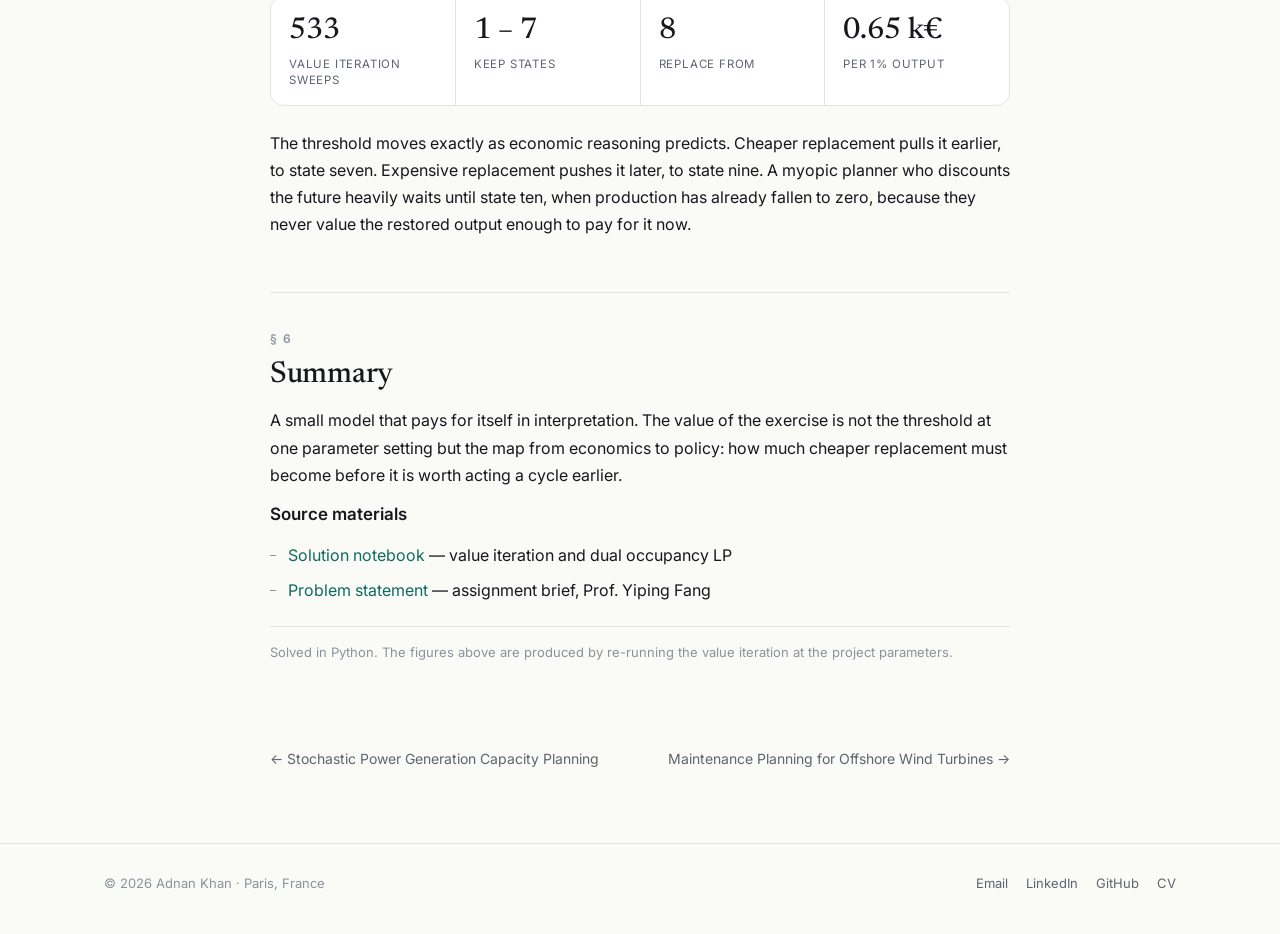
<file: replacement.html>
<!DOCTYPE html>
<html lang="en"><head>
<meta charset="utf-8"><meta name="viewport" content="width=device-width,initial-scale=1">
<title>Stochastic Machine Replacement Policy · Adnan Khan</title>
<meta name="description" content="When should a degrading machine be replaced? Solved as an infinite-horizon Markov decision process.">
<meta property="og:title" content="Stochastic Machine Replacement Policy · Adnan Khan"><meta property="og:description" content="When should a degrading machine be replaced? Solved as an infinite-horizon Markov decision process.">
<meta property="og:image" content="https://adnan-khan-or.github.io/adnan-headshot.jpg"><meta property="og:type" content="website">
<meta name="theme-color" content="#FAFAF7">
<link rel="icon" href="data:image/svg+xml,%3Csvg xmlns=%22http://www.w3.org/2000/svg%22 viewBox=%220 0 64 64%22%3E%3Crect width=%2264%22 height=%2264%22 rx=%2216%22 fill=%22%230F6B5E%22/%3E%3Ctext x=%2232%22 y=%2242%22 font-family=%22Georgia,serif%22 font-size=%2226%22 fill=%22white%22 text-anchor=%22middle%22%3EAK%3C/text%3E%3C/svg%3E">
<link rel="preconnect" href="https://fonts.googleapis.com"><link rel="preconnect" href="https://fonts.gstatic.com" crossorigin><link href="https://fonts.googleapis.com/css2?family=Inter:wght@400;500;600&family=Newsreader:opsz,ital,wght@6..72,0,400;6..72,0,500;6..72,1,400&display=swap" rel="stylesheet">
<link rel="stylesheet" href="style.css">
</head><body>
<header class="site-head"><div class="head-in"><a class="brand" href="index.html">Adnan Khan</a><button class="menu-btn" id="mb" aria-label="Open menu" aria-expanded="false">Menu</button><nav class="nav" id="nv"><a href="research.html" aria-current="page">Work</a><a href="experience.html">Experience</a><a href="education.html">Education</a><a href="about.html">About</a><a class="nav-cv" href="Adnan-Khan-CV.pdf">CV</a></nav></div></header>
<main class="page">
<div class="main"><div class="container"><div class="page-head"><div class="folio">Research · Dynamic programming</div><h1>Stochastic Machine Replacement Policy</h1><p class="standfirst">A cheese production line decides at the end of each cycle whether to keep a deteriorating machine or replace it. Replacing costs money and a full cycle of output. Keeping costs productivity that never returns.</p><div class="byline"><span><b>Type</b> Individual project</span><span><b>Supervisor</b> Prof. Yiping Fang, LGI</span><span><b>Institution</b> CentraleSupélec</span><span><b>Date</b> February 2026</span></div></div></div><div class="container"><div style="padding-top:1.6rem"><div class="keys"><span class="key">Markov Decision Process</span><span class="key">Bellman Equation</span><span class="key">Value Iteration</span><span class="key">Sensitivity Analysis</span></div></div><section class="sheet"><div class="sec-no">§ 1</div><h2>The problem</h2><p class="lead">A machine occupies one of ten efficiency states, where a higher index means heavier degradation. Left alone, it moves one state worse with probability p and two states worse with probability 1 − p, absorbing at the worst state.</p>
<p>Output follows y(s) = 5 + s − 0.15s², which rises briefly, peaks around the third state, then falls to zero at the tenth. Each ton contributes 150 thousand euros. Replacement returns the machine to state one at a cost of 500 thousand euros and forfeits that cycle's production entirely.</p>
<p>The horizon is infinite and the question is a policy, not a schedule: for every state, keep or replace.</p></section><section class="sheet"><div class="sec-no">§ 2</div><h2>Why it matters</h2><p>Replacement decisions are usually made on a fixed calendar or on a single condition threshold picked by judgement. Neither accounts for the fact that the value of waiting depends on how fast degradation compounds and on how much the future is worth relative to the present.</p>
<p>Framing it as a Markov decision process makes the threshold an output rather than an assumption, and makes it possible to ask how sensitive that threshold is to the numbers that are least well known.</p></section><section class="sheet"><div class="sec-no">§ 3</div><h2>Model</h2><p>The Bellman optimality equation gives, for each state, the maximum of continuing and replacing. Continuing earns this cycle's revenue and moves stochastically to a worse state. Replacing pays the cost and restarts from state one. Value iteration is applied until the sup-norm change falls below tolerance.</p><div class="diagram"><svg viewBox="0 0 980 146" xmlns="http://www.w3.org/2000/svg" font-family="Inter,sans-serif"><defs><marker id="ar" markerWidth="9" markerHeight="9" refX="8" refY="4.5" orient="auto"><path d="M0,0 L9,4.5 L0,9 z" fill="#0F0F0F"/></marker></defs><rect x="0" y="26" width="147" height="78" fill="none" stroke="#0F0F0F" stroke-width="1"/><text x="11" y="17" font-size="10" letter-spacing="1.6" fill="#9A9A9A" font-weight="600">01</text><text x="11" y="48" font-size="12.5" font-weight="600" fill="#0F0F0F">State space</text><text x="11" y="69" font-size="10" fill="#6B6B6B">ten degradation states,</text><text x="11" y="81" font-size="10" fill="#6B6B6B">output y(s)</text><line x1="150" y1="65" x2="163" y2="65" stroke="#0F0F0F" stroke-width="1" marker-end="url(#ar)"/><rect x="167" y="26" width="147" height="78" fill="none" stroke="#0F0F0F" stroke-width="1"/><text x="178" y="17" font-size="10" letter-spacing="1.6" fill="#9A9A9A" font-weight="600">02</text><text x="178" y="48" font-size="12.5" font-weight="600" fill="#0F0F0F">Transition model</text><text x="178" y="69" font-size="10" fill="#6B6B6B">p to s+1, 1−p to s+2,</text><text x="178" y="81" font-size="10" fill="#6B6B6B">absorbing at 10</text><line x1="316" y1="65" x2="329" y2="65" stroke="#0F0F0F" stroke-width="1" marker-end="url(#ar)"/><rect x="333" y="26" width="147" height="78" fill="none" stroke="#0F0F0F" stroke-width="1"/><text x="344" y="17" font-size="10" letter-spacing="1.6" fill="#9A9A9A" font-weight="600">03</text><text x="344" y="48" font-size="12.5" font-weight="600" fill="#0F0F0F">Reward</text><text x="344" y="69" font-size="10" fill="#6B6B6B">revenue if operating, −c</text><text x="344" y="81" font-size="10" fill="#6B6B6B">if replacing</text><line x1="483" y1="65" x2="496" y2="65" stroke="#0F0F0F" stroke-width="1" marker-end="url(#ar)"/><rect x="500" y="26" width="147" height="78" fill="none" stroke="#0F0F0F" stroke-width="1"/><text x="511" y="17" font-size="10" letter-spacing="1.6" fill="#9A9A9A" font-weight="600">04</text><text x="511" y="48" font-size="12.5" font-weight="600" fill="#0F0F0F">Bellman equation</text><text x="511" y="69" font-size="10" fill="#6B6B6B">max of continue and</text><text x="511" y="81" font-size="10" fill="#6B6B6B">replace</text><line x1="650" y1="65" x2="663" y2="65" stroke="#0F0F0F" stroke-width="1" marker-end="url(#ar)"/><rect x="667" y="26" width="147" height="78" fill="none" stroke="#0F0F0F" stroke-width="1"/><text x="678" y="17" font-size="10" letter-spacing="1.6" fill="#9A9A9A" font-weight="600">05</text><text x="678" y="48" font-size="12.5" font-weight="600" fill="#0F0F0F">Value iteration</text><text x="678" y="69" font-size="10" fill="#6B6B6B">sweep to convergence in</text><text x="678" y="81" font-size="10" fill="#6B6B6B">sup-norm</text><line x1="816" y1="65" x2="829" y2="65" stroke="#0F0F0F" stroke-width="1" marker-end="url(#ar)"/><rect x="833" y="26" width="147" height="78" fill="none" stroke="#0F0F0F" stroke-width="1"/><text x="844" y="17" font-size="10" letter-spacing="1.6" fill="#9A9A9A" font-weight="600">06</text><text x="844" y="48" font-size="12.5" font-weight="600" fill="#0F0F0F">Sensitivity</text><text x="844" y="69" font-size="10" fill="#6B6B6B">vary c, discount factor</text><text x="844" y="81" font-size="10" fill="#6B6B6B">and p</text></svg></div><figcaption><b>Figure 1.</b> Decision pipeline, from data through formulation to evaluated outcome.</figcaption></section><section class="sheet"><div class="sec-no">§ 4</div><h2>Scale and implementation</h2><p>Ten states, two actions, infinite horizon, discounted. Small enough to solve exactly and therefore ideal for studying how the optimal policy responds to its parameters rather than to solver noise.</p></section><section class="sheet"><div class="sec-no">§ 5</div><h2>Results</h2><figure><div class="fig-frame"><img src="mdp-policy.png" alt="Optimal value function and policy across the ten degradation states, computed by value iteration at the nominal parameters. Replacement becomes optimal from state eight." loading="lazy"></div><figcaption><b>Figure 2.</b> Optimal value function and policy across the ten degradation states, computed by value iteration at the nominal parameters. Replacement becomes optimal from state eight.</figcaption></figure><figure><div class="fig-frame"><img src="mdp-sensitivity.png" alt="Sensitivity of the replacement threshold to replacement cost. Cheaper replacement pulls the decision earlier; expensive replacement defers it." loading="lazy"></div><figcaption><b>Figure 3.</b> Sensitivity of the replacement threshold to replacement cost. Cheaper replacement pulls the decision earlier; expensive replacement defers it.</figcaption></figure><p>Value iteration converged in <b>533 sweeps</b> to a <b>control limit policy</b>: keep the machine in states one through seven, replace from state eight onward. A control limit policy is the structural result you hope for here, because it is the kind of rule a plant can actually operate.</p>
<p>A dual linear programme over discounted occupancy measures then priced the marginal value of reliability at approximately <b>0.65 k&euro; per one percent increase in output</b>. That converts the policy into a number a maintenance budget can be argued against.</p>
<div class="metrics"><div class="metric"><div class="n">533</div><div class="l">Value iteration sweeps</div></div><div class="metric"><div class="n">1 &ndash; 7</div><div class="l">Keep states</div></div><div class="metric"><div class="n">8</div><div class="l">Replace from</div></div><div class="metric"><div class="n">0.65 k&euro;</div><div class="l">Per 1% output</div></div></div>
<p>The threshold moves exactly as economic reasoning predicts. Cheaper replacement pulls it earlier, to state seven. Expensive replacement pushes it later, to state nine. A myopic planner who discounts the future heavily waits until state ten, when production has already fallen to zero, because they never value the restored output enough to pay for it now.</p></section><section class="sheet"><div class="sec-no">§ 6</div><h2>Summary</h2><p>A small model that pays for itself in interpretation. The value of the exercise is not the threshold at one parameter setting but the map from economics to policy: how much cheaper replacement must become before it is worth acting a cycle earlier.</p><h3>Source materials</h3><ul class="plain"><li><a href="https://github.com/Adnan-Khan-OR/Adnan-Khan-OR.github.io/blob/main/SO-P2-Solution.ipynb">Solution notebook</a> &mdash; value iteration and dual occupancy LP</li><li><a href="https://github.com/Adnan-Khan-OR/Adnan-Khan-OR.github.io/blob/main/SO_mini%20project%202.pdf">Problem statement</a> &mdash; assignment brief, Prof. Yiping Fang</li></ul><p class="footnote">Solved in Python. The figures above are produced by re-running the value iteration at the project parameters.</p></section><div class="pager"><a href="power.html">← Stochastic Power Generation Capacity Planning</a><a href="turbine.html">Maintenance Planning for Offshore Wind Turbines →</a></div></div></div>
</main>
<footer class="site-foot"><div class="foot-in"><span>&copy; 2026 Adnan Khan &middot; Paris, France</span><span class="foot-links"><a href="mailto:mdadnankhan2022@gmail.com">Email</a><a href="https://linkedin.com/in/adnankhan121">LinkedIn</a><a href="https://github.com/Adnan-Khan-OR">GitHub</a><a href="Adnan-Khan-CV.pdf">CV</a></span></div></footer>
<script>const b=document.getElementById('mb'),n=document.getElementById('nv');b.onclick=()=>{n.classList.toggle('open');b.setAttribute('aria-expanded',n.classList.contains('open'))};</script>
</body></html>
</file>
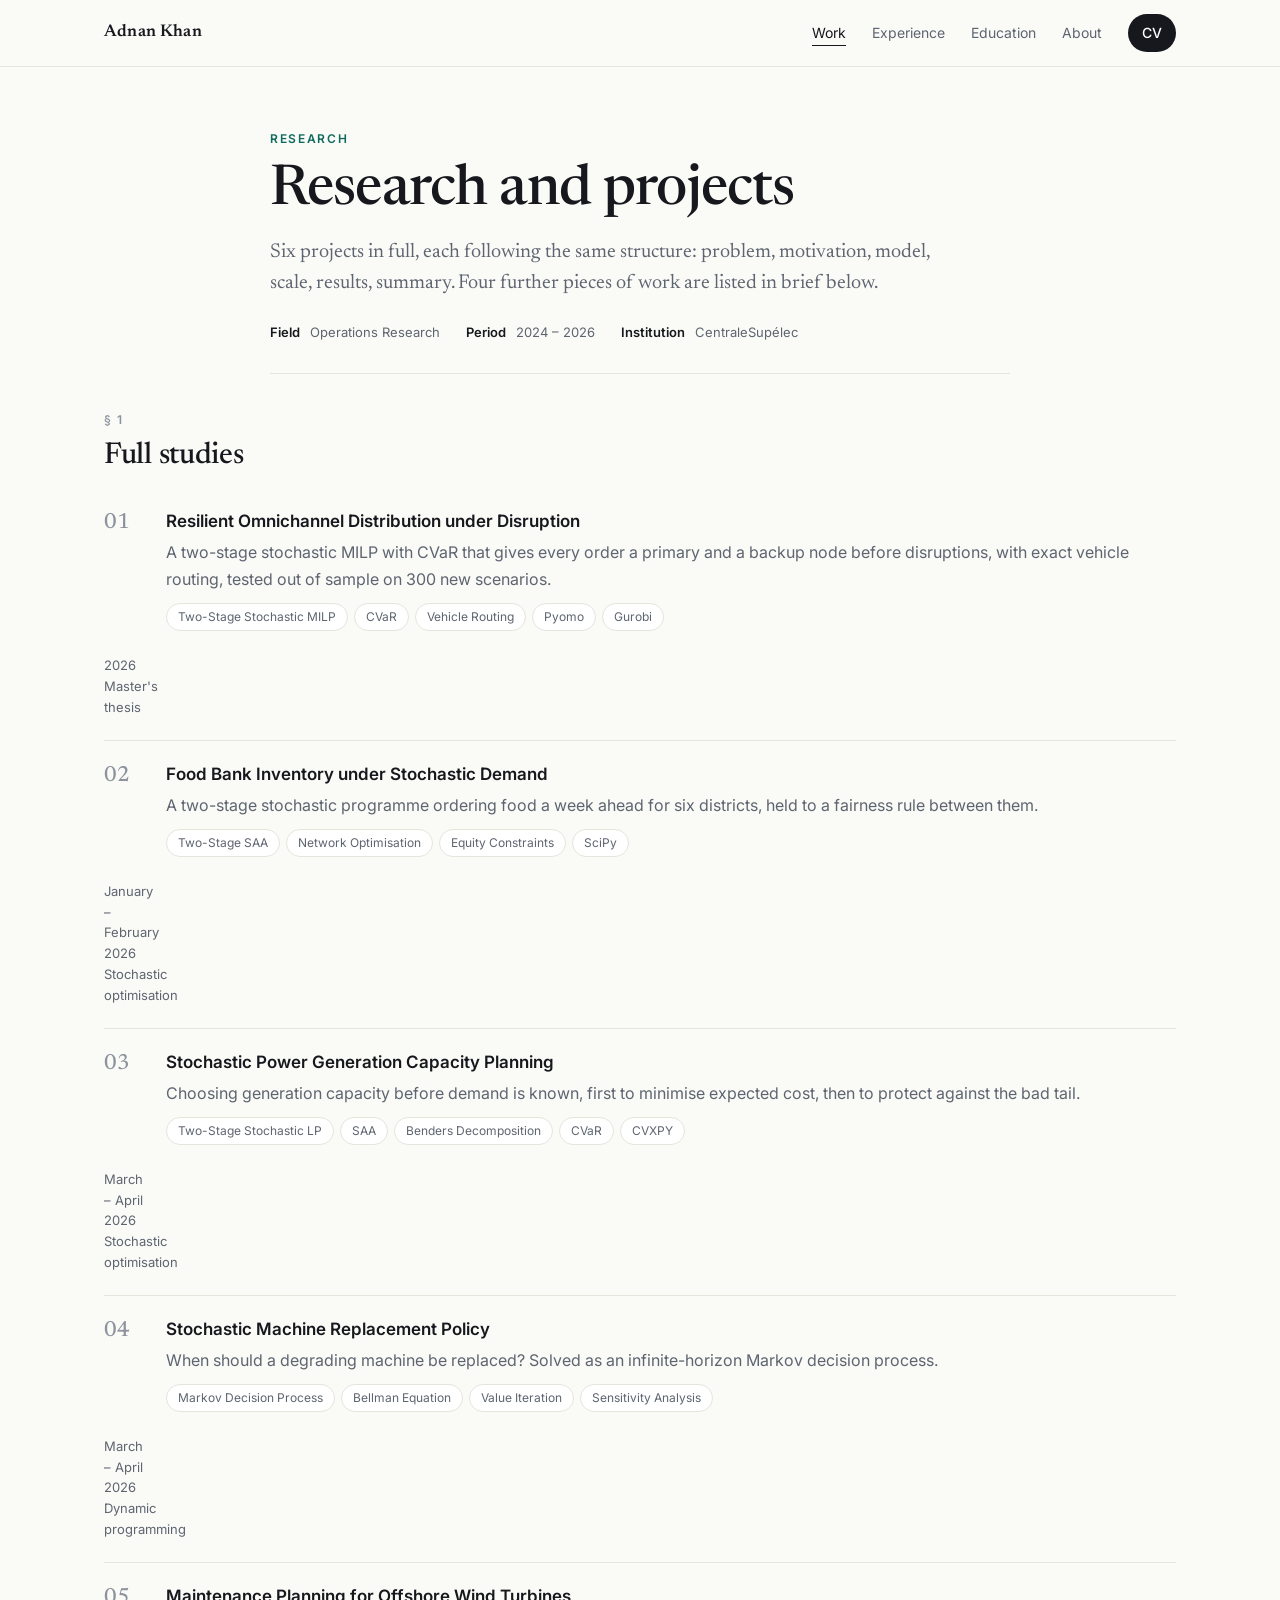
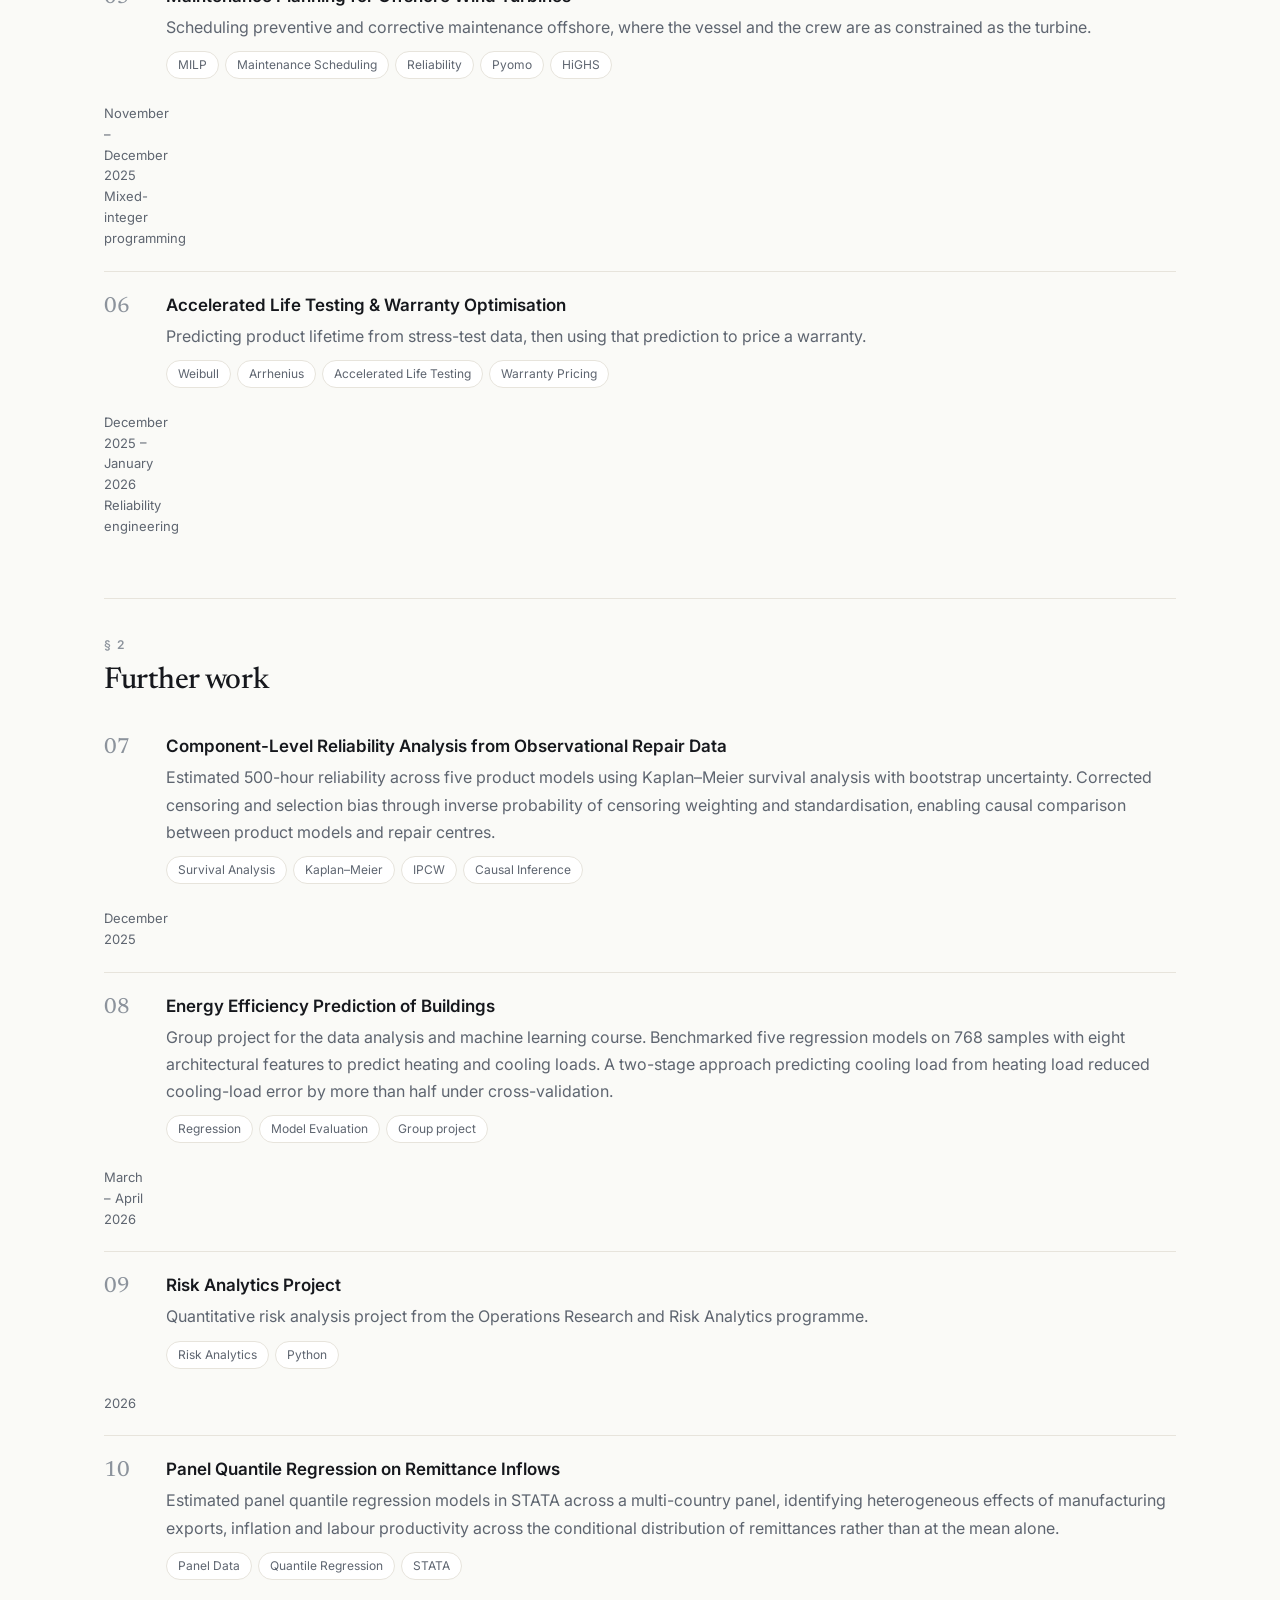
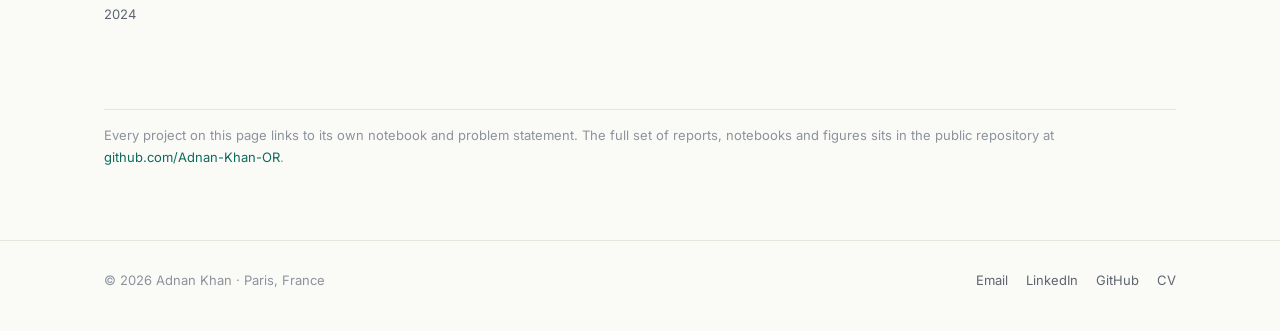
<file: research.html>
<!DOCTYPE html>
<html lang="en"><head>
<meta charset="utf-8"><meta name="viewport" content="width=device-width,initial-scale=1">
<title>Research · Adnan Khan</title>
<meta name="description" content="Six operations research projects in full.">
<meta property="og:title" content="Research · Adnan Khan"><meta property="og:description" content="Six operations research projects in full.">
<meta property="og:image" content="https://adnan-khan-or.github.io/adnan-headshot.jpg"><meta property="og:type" content="website">
<meta name="theme-color" content="#FAFAF7">
<link rel="icon" href="data:image/svg+xml,%3Csvg xmlns=%22http://www.w3.org/2000/svg%22 viewBox=%220 0 64 64%22%3E%3Crect width=%2264%22 height=%2264%22 rx=%2216%22 fill=%22%230F6B5E%22/%3E%3Ctext x=%2232%22 y=%2242%22 font-family=%22Georgia,serif%22 font-size=%2226%22 fill=%22white%22 text-anchor=%22middle%22%3EAK%3C/text%3E%3C/svg%3E">
<link rel="preconnect" href="https://fonts.googleapis.com"><link rel="preconnect" href="https://fonts.gstatic.com" crossorigin><link href="https://fonts.googleapis.com/css2?family=Inter:wght@400;500;600&family=Newsreader:opsz,ital,wght@6..72,0,400;6..72,0,500;6..72,1,400&display=swap" rel="stylesheet">
<link rel="stylesheet" href="style.css">
</head><body>
<header class="site-head"><div class="head-in"><a class="brand" href="index.html">Adnan Khan</a><button class="menu-btn" id="mb" aria-label="Open menu" aria-expanded="false">Menu</button><nav class="nav" id="nv"><a href="research.html" aria-current="page">Work</a><a href="experience.html">Experience</a><a href="education.html">Education</a><a href="about.html">About</a><a class="nav-cv" href="Adnan-Khan-CV.pdf">CV</a></nav></div></header>
<main class="page">
<div class="main"><div class="container"><div class="page-head"><div class="folio">Research</div><h1>Research and projects</h1><p class="standfirst">Six projects in full, each following the same structure: problem, motivation, model, scale, results, summary. Four further pieces of work are listed in brief below.</p><div class="byline"><span><b>Field</b> Operations Research</span><span><b>Period</b> 2024 – 2026</span><span><b>Institution</b> CentraleSupélec</span></div></div></div><div class="container wide"><section class="sheet"><div class="sec-no">§ 1</div><h2>Full studies</h2><div class="entry"><div class="idx">01</div><div><h3><a href="thesis.html">Resilient Omnichannel Distribution under Disruption</a></h3><p>A two-stage stochastic MILP with CVaR that gives every order a primary and a backup node before disruptions, with exact vehicle routing, tested out of sample on 300 new scenarios.</p><div class="keys"><span class="key">Two-Stage Stochastic MILP</span><span class="key">CVaR</span><span class="key">Vehicle Routing</span><span class="key">Pyomo</span><span class="key">Gurobi</span></div></div><div class="when">2026<br>Master's thesis</div></div><div class="entry"><div class="idx">02</div><div><h3><a href="foodbank.html">Food Bank Inventory under Stochastic Demand</a></h3><p>A two-stage stochastic programme ordering food a week ahead for six districts, held to a fairness rule between them.</p><div class="keys"><span class="key">Two-Stage SAA</span><span class="key">Network Optimisation</span><span class="key">Equity Constraints</span><span class="key">SciPy</span></div></div><div class="when">January – February 2026<br>Stochastic optimisation</div></div><div class="entry"><div class="idx">03</div><div><h3><a href="power.html">Stochastic Power Generation Capacity Planning</a></h3><p>Choosing generation capacity before demand is known, first to minimise expected cost, then to protect against the bad tail.</p><div class="keys"><span class="key">Two-Stage Stochastic LP</span><span class="key">SAA</span><span class="key">Benders Decomposition</span><span class="key">CVaR</span><span class="key">CVXPY</span></div></div><div class="when">March – April 2026<br>Stochastic optimisation</div></div><div class="entry"><div class="idx">04</div><div><h3><a href="replacement.html">Stochastic Machine Replacement Policy</a></h3><p>When should a degrading machine be replaced? Solved as an infinite-horizon Markov decision process.</p><div class="keys"><span class="key">Markov Decision Process</span><span class="key">Bellman Equation</span><span class="key">Value Iteration</span><span class="key">Sensitivity Analysis</span></div></div><div class="when">March – April 2026<br>Dynamic programming</div></div><div class="entry"><div class="idx">05</div><div><h3><a href="turbine.html">Maintenance Planning for Offshore Wind Turbines</a></h3><p>Scheduling preventive and corrective maintenance offshore, where the vessel and the crew are as constrained as the turbine.</p><div class="keys"><span class="key">MILP</span><span class="key">Maintenance Scheduling</span><span class="key">Reliability</span><span class="key">Pyomo</span><span class="key">HiGHS</span></div></div><div class="when">November – December 2025<br>Mixed-integer programming</div></div><div class="entry"><div class="idx">06</div><div><h3><a href="alt.html">Accelerated Life Testing &amp; Warranty Optimisation</a></h3><p>Predicting product lifetime from stress-test data, then using that prediction to price a warranty.</p><div class="keys"><span class="key">Weibull</span><span class="key">Arrhenius</span><span class="key">Accelerated Life Testing</span><span class="key">Warranty Pricing</span></div></div><div class="when">December 2025 – January 2026<br>Reliability engineering</div></div></section><section class="sheet"><div class="sec-no">§ 2</div><h2>Further work</h2><div class="entry"><div class="idx">07</div><div><h3>Component-Level Reliability Analysis from Observational Repair Data</h3><p>Estimated 500-hour reliability across five product models using Kaplan–Meier survival analysis with bootstrap uncertainty. Corrected censoring and selection bias through inverse probability of censoring weighting and standardisation, enabling causal comparison between product models and repair centres.</p><div class="keys"><span class="key">Survival Analysis</span><span class="key">Kaplan–Meier</span><span class="key">IPCW</span><span class="key">Causal Inference</span></div></div><div class="when">December 2025</div></div><div class="entry"><div class="idx">08</div><div><h3>Energy Efficiency Prediction of Buildings</h3><p>Group project for the data analysis and machine learning course. Benchmarked five regression models on 768 samples with eight architectural features to predict heating and cooling loads. A two-stage approach predicting cooling load from heating load reduced cooling-load error by more than half under cross-validation.</p><div class="keys"><span class="key">Regression</span><span class="key">Model Evaluation</span><span class="key">Group project</span></div></div><div class="when">March – April 2026</div></div><div class="entry"><div class="idx">09</div><div><h3>Risk Analytics Project</h3><p>Quantitative risk analysis project from the Operations Research and Risk Analytics programme.</p><div class="keys"><span class="key">Risk Analytics</span><span class="key">Python</span></div></div><div class="when">2026</div></div><div class="entry"><div class="idx">10</div><div><h3>Panel Quantile Regression on Remittance Inflows</h3><p>Estimated panel quantile regression models in STATA across a multi-country panel, identifying heterogeneous effects of manufacturing exports, inflation and labour productivity across the conditional distribution of remittances rather than at the mean alone.</p><div class="keys"><span class="key">Panel Data</span><span class="key">Quantile Regression</span><span class="key">STATA</span></div></div><div class="when">2024</div></div></section><p class="footnote">Every project on this page links to its own notebook and problem statement. The full set of reports, notebooks and figures sits in the public repository at <a href="https://github.com/Adnan-Khan-OR">github.com/Adnan-Khan-OR</a>.</p></div></div>
</main>
<footer class="site-foot"><div class="foot-in"><span>&copy; 2026 Adnan Khan &middot; Paris, France</span><span class="foot-links"><a href="mailto:mdadnankhan2022@gmail.com">Email</a><a href="https://linkedin.com/in/adnankhan121">LinkedIn</a><a href="https://github.com/Adnan-Khan-OR">GitHub</a><a href="Adnan-Khan-CV.pdf">CV</a></span></div></footer>
<script>const b=document.getElementById('mb'),n=document.getElementById('nv');b.onclick=()=>{n.classList.toggle('open');b.setAttribute('aria-expanded',n.classList.contains('open'))};</script>
</body></html>
</file>
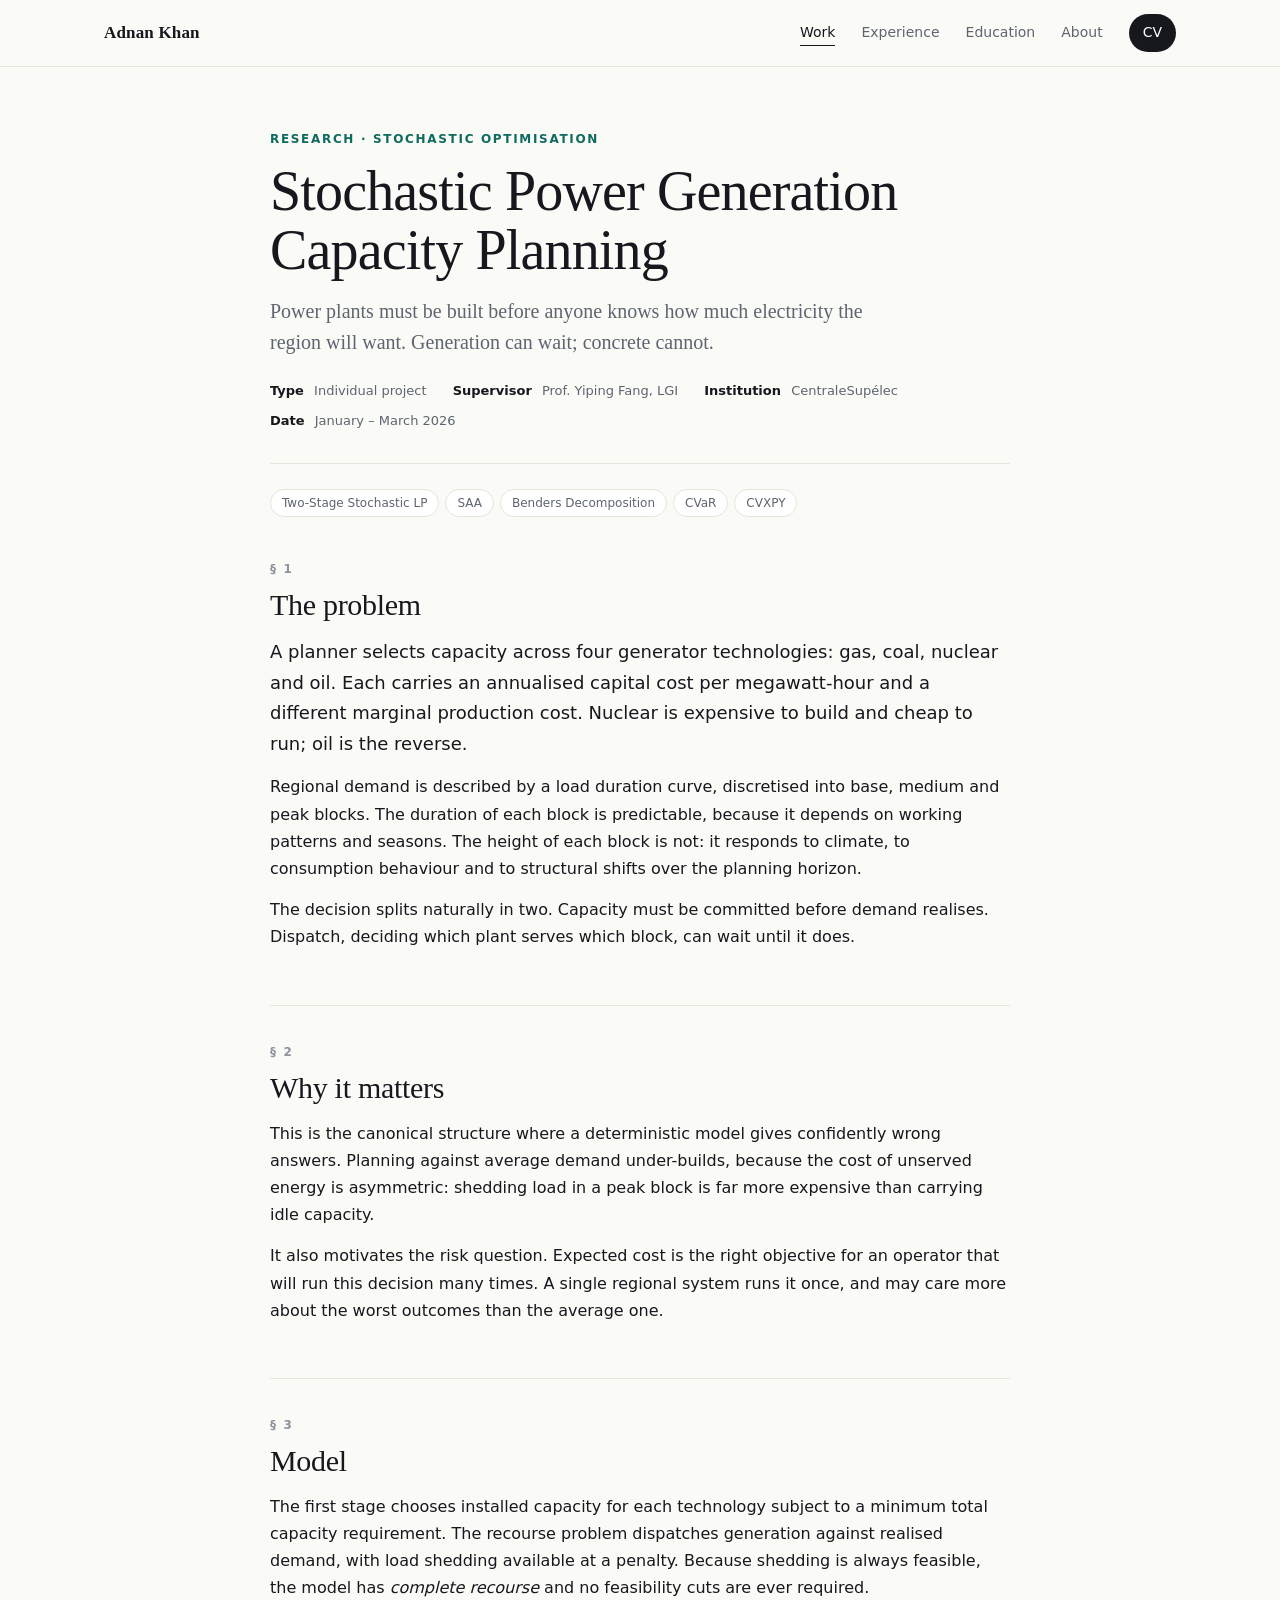
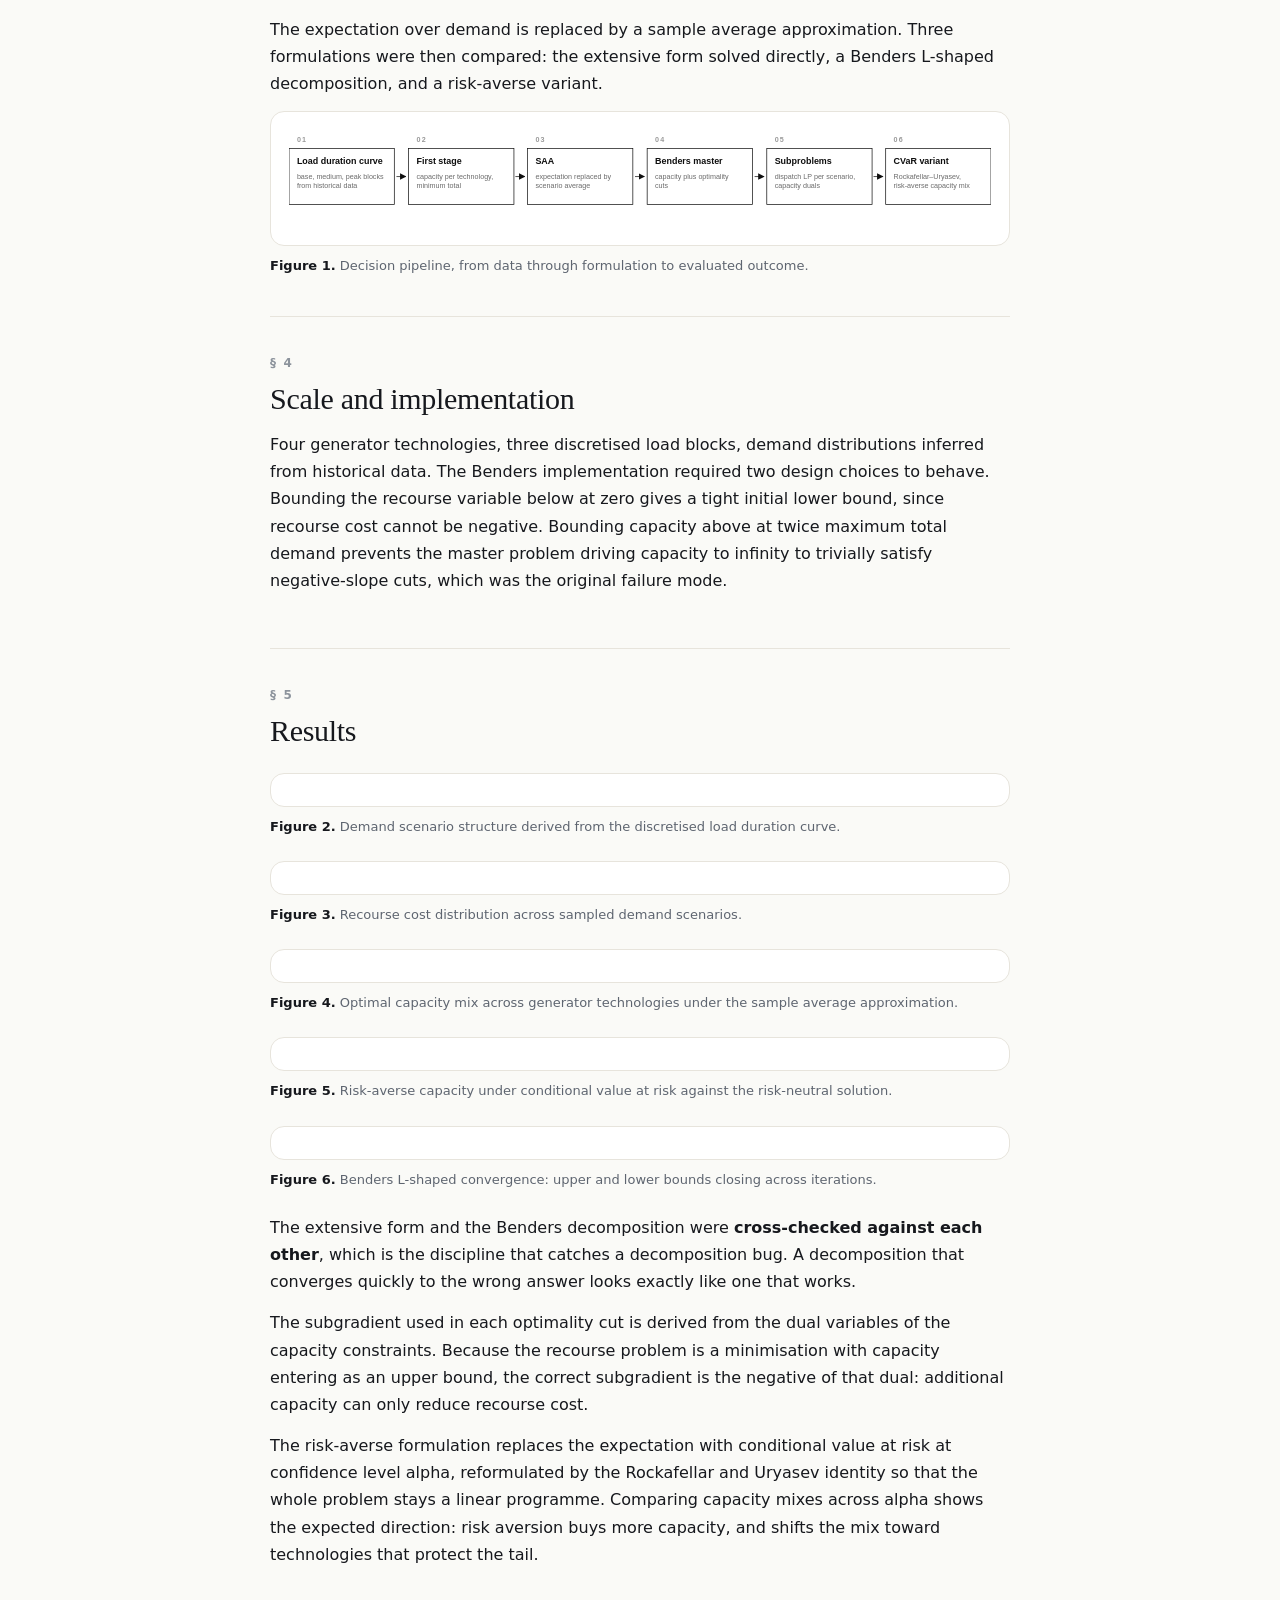
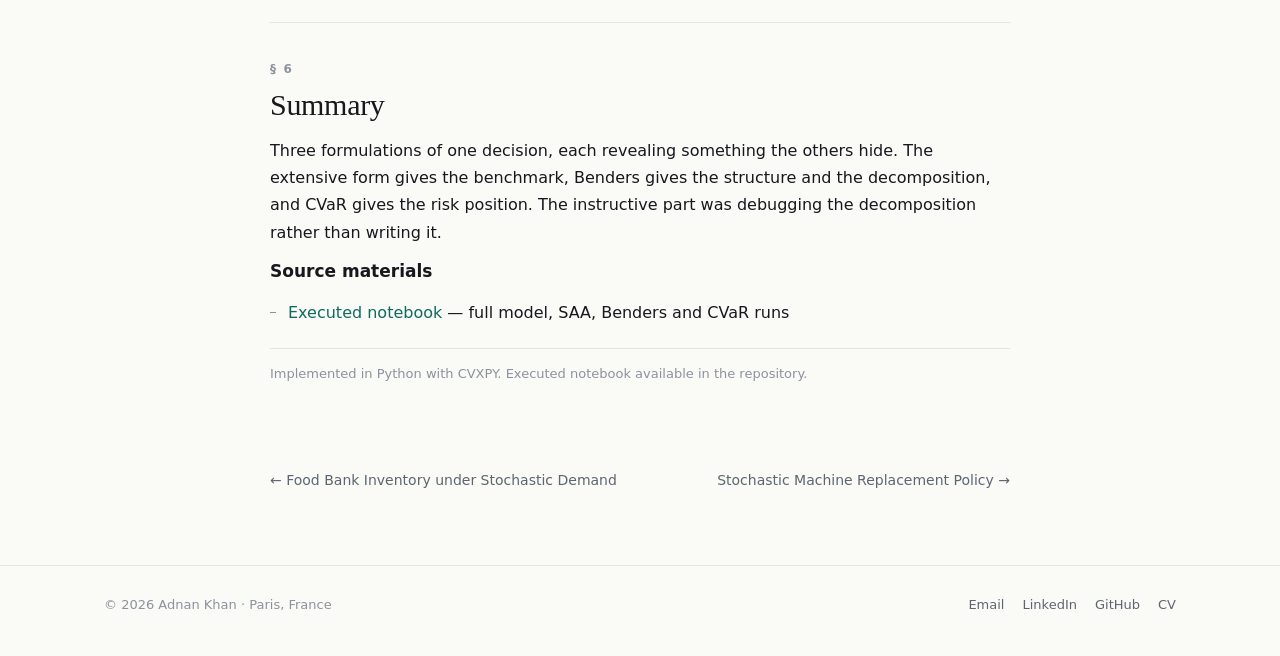
<file: stochastic-power-generation.html>
<!DOCTYPE html>
<html lang="en"><head>
<meta charset="utf-8"><meta name="viewport" content="width=device-width,initial-scale=1">
<title>Stochastic Power Generation Capacity Planning · Adnan Khan</title>
<meta http-equiv="refresh" content="0; url=power.html">
<link rel="canonical" href="power.html">
</head><body><p>This page has moved to <a href="power.html">Stochastic Power Generation Capacity Planning</a>.</p></body></html>
</file>
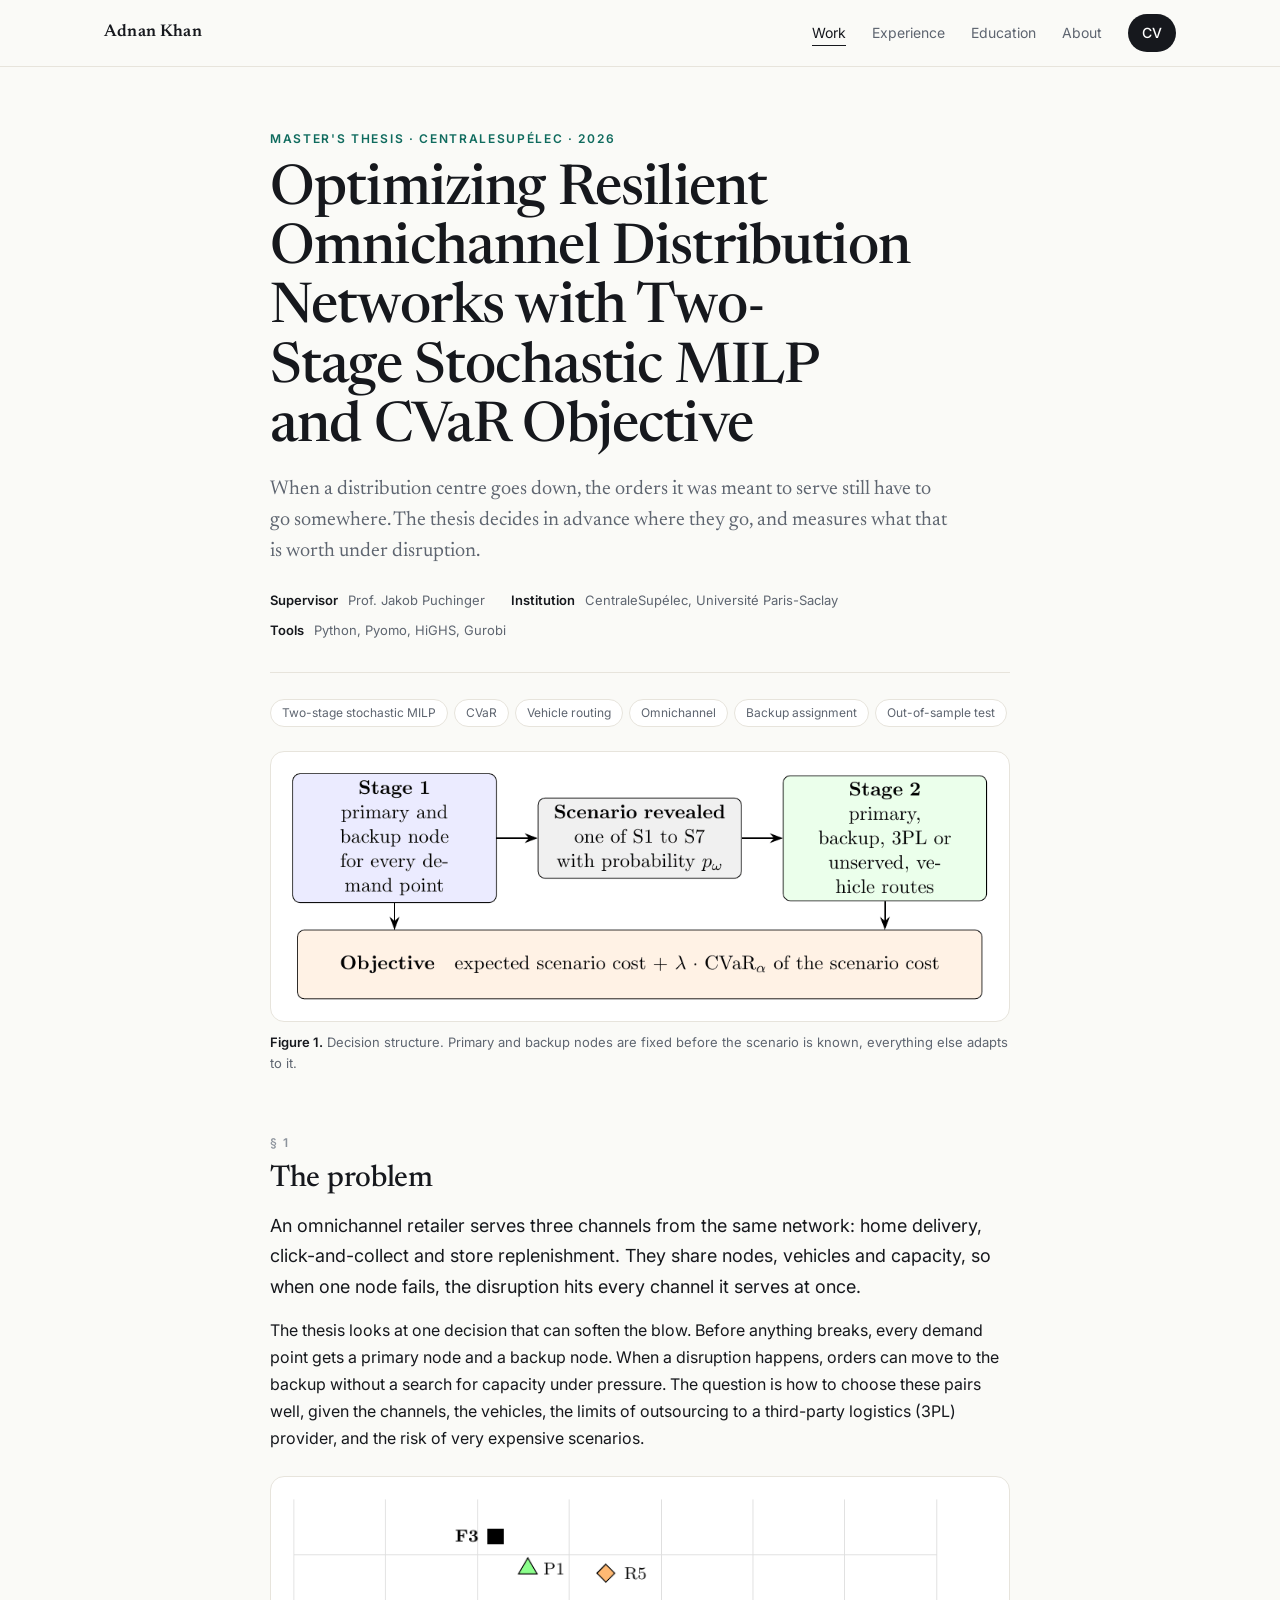
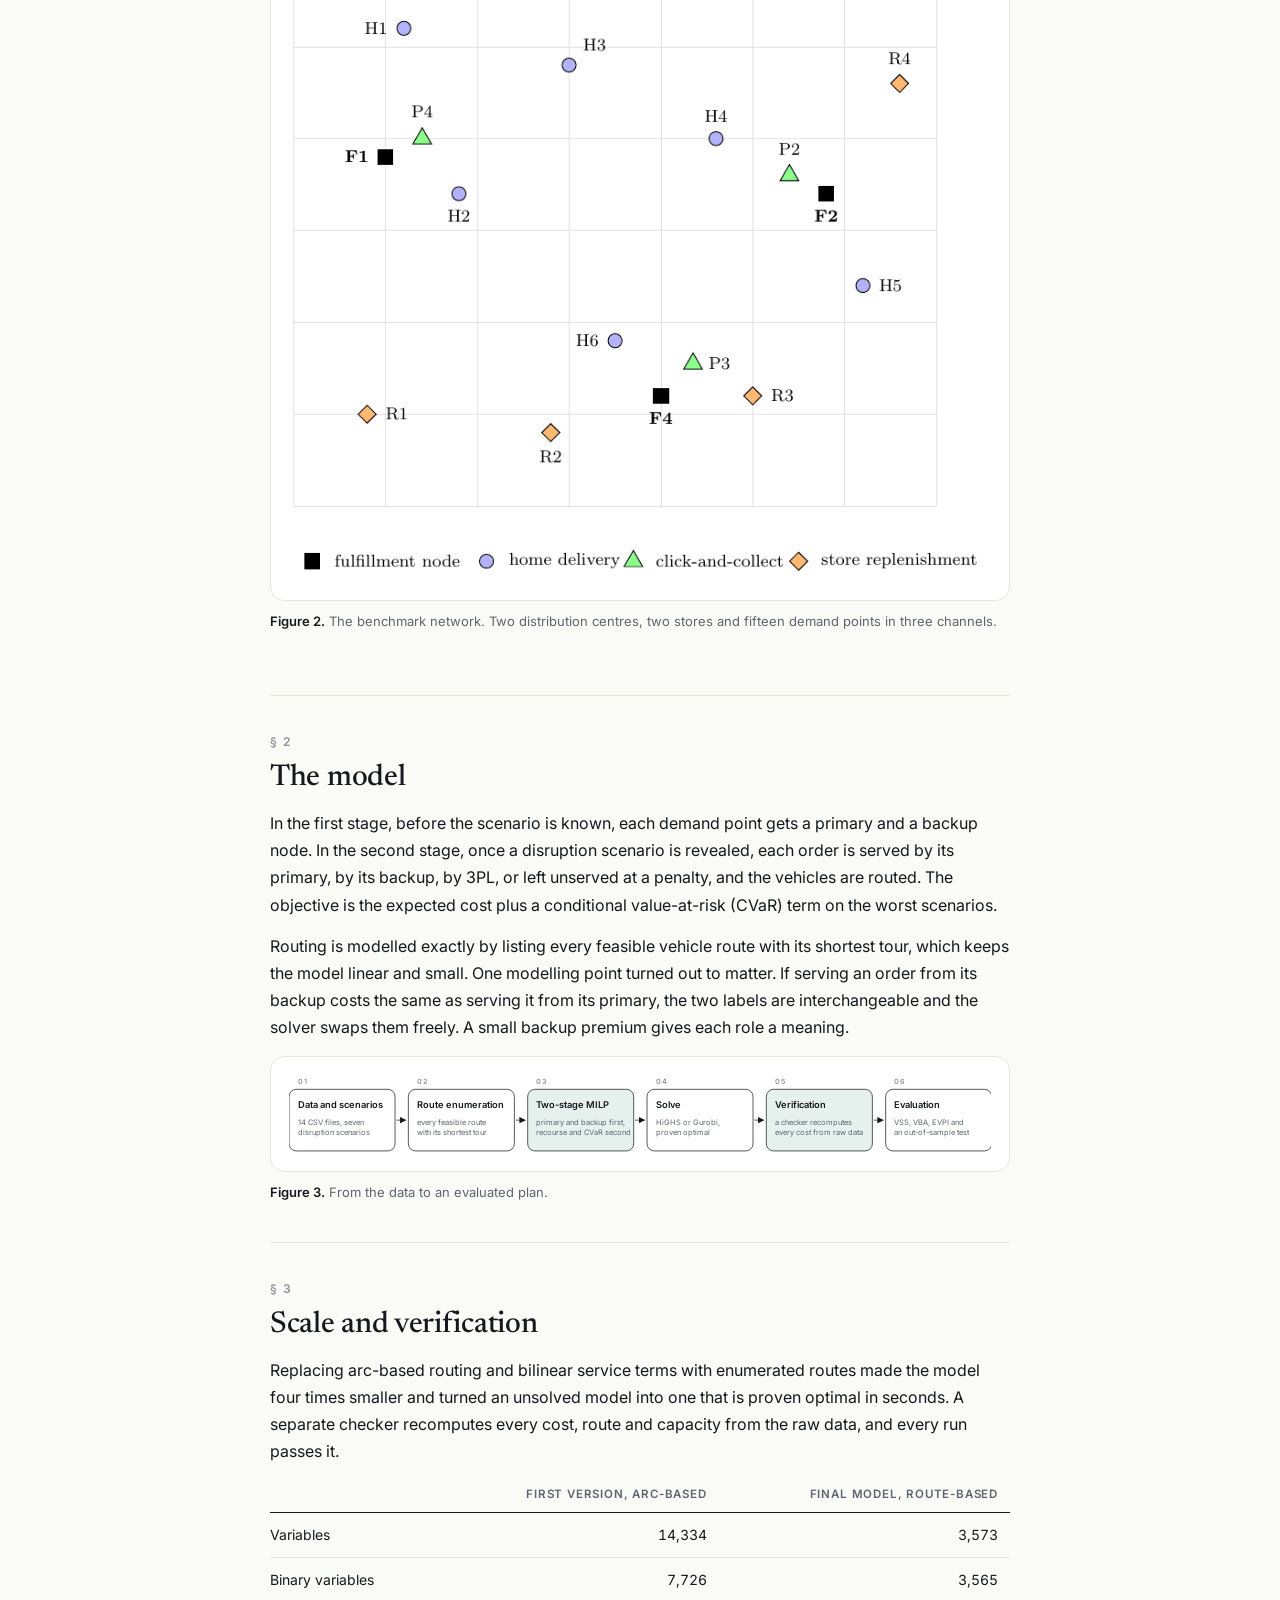
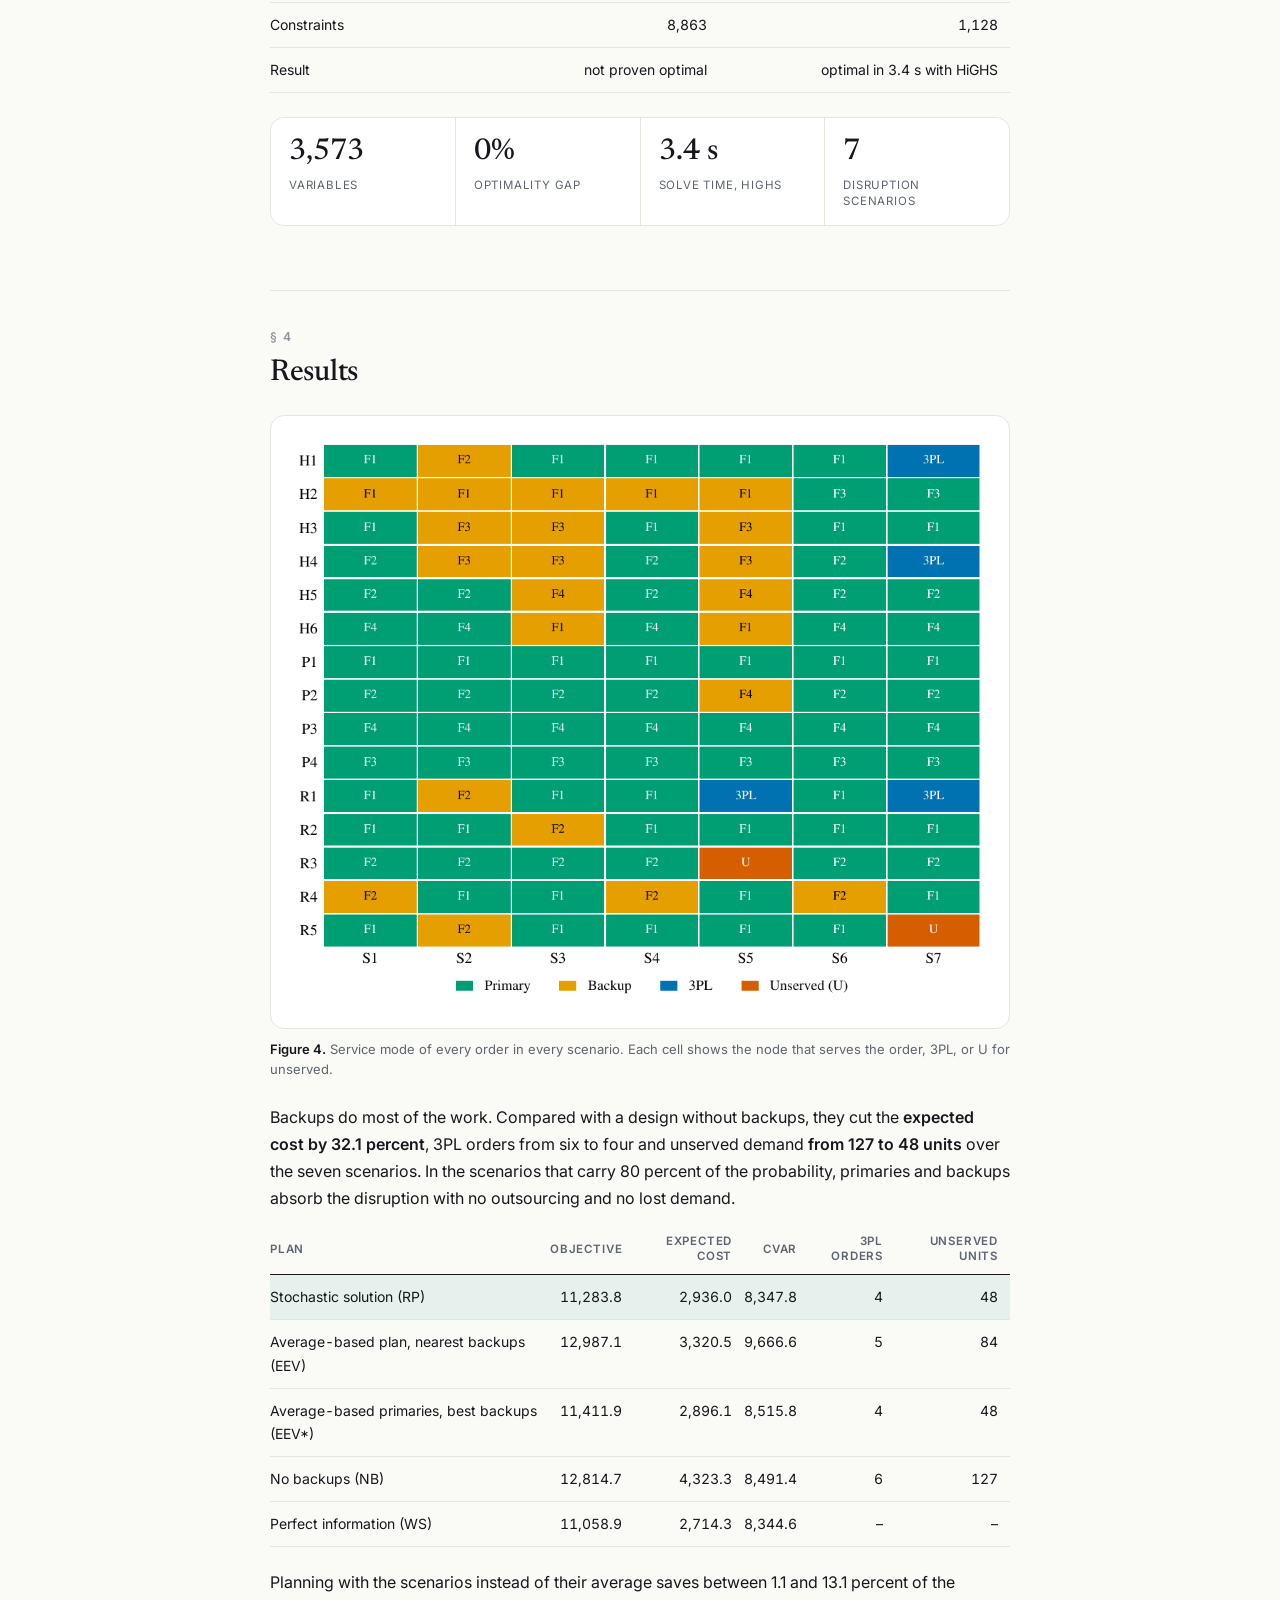
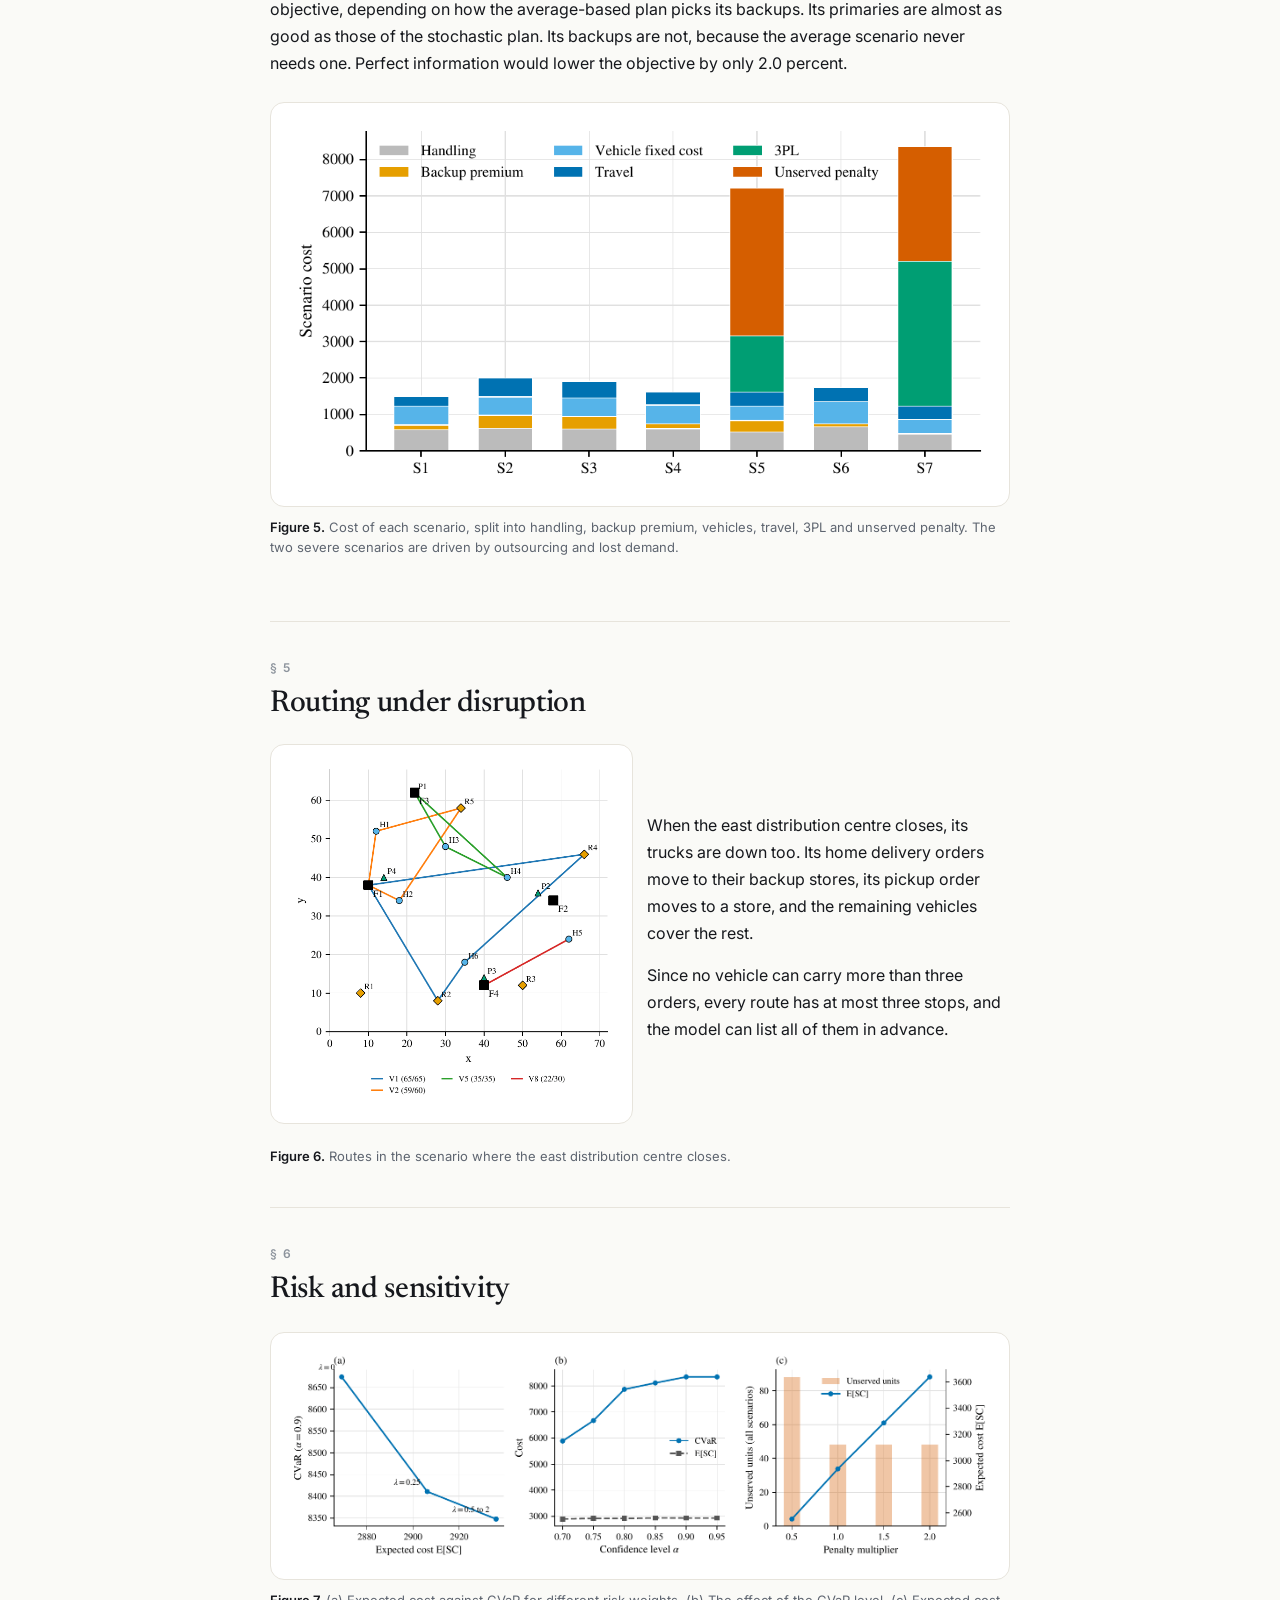
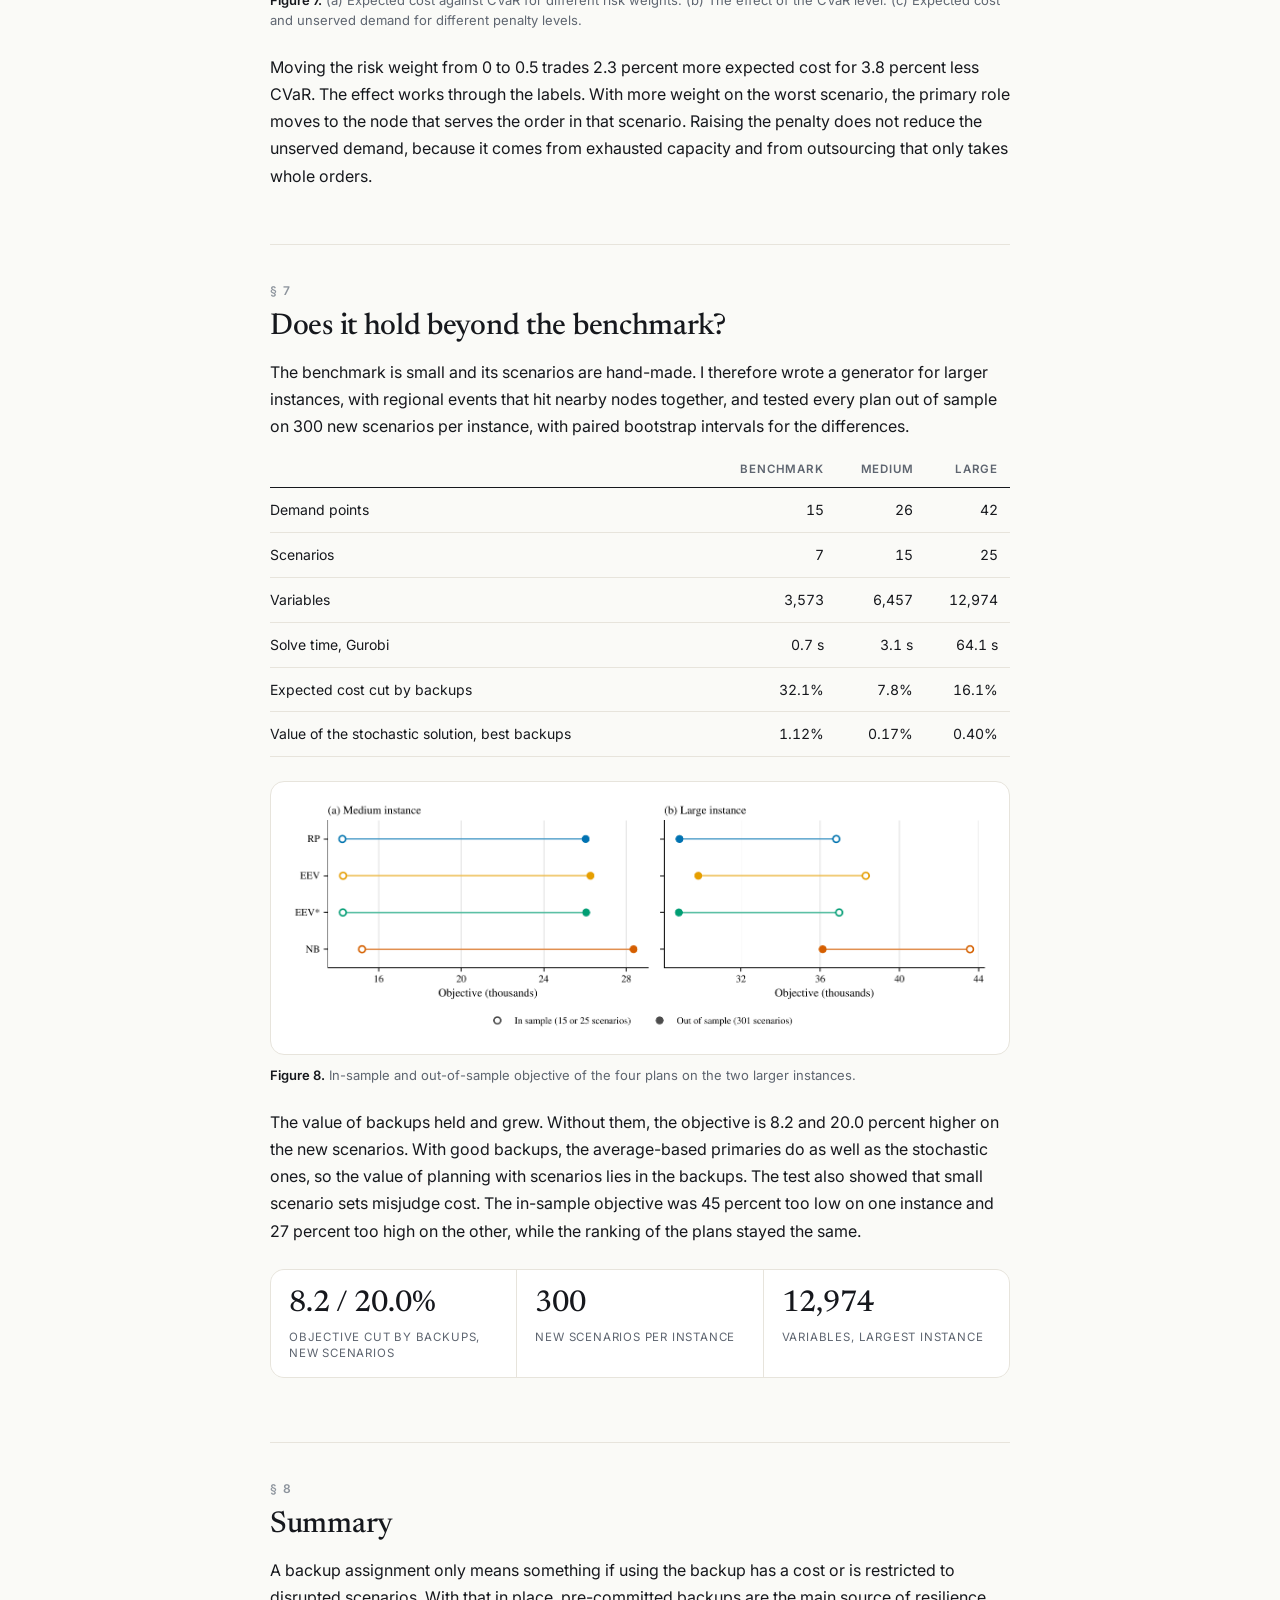
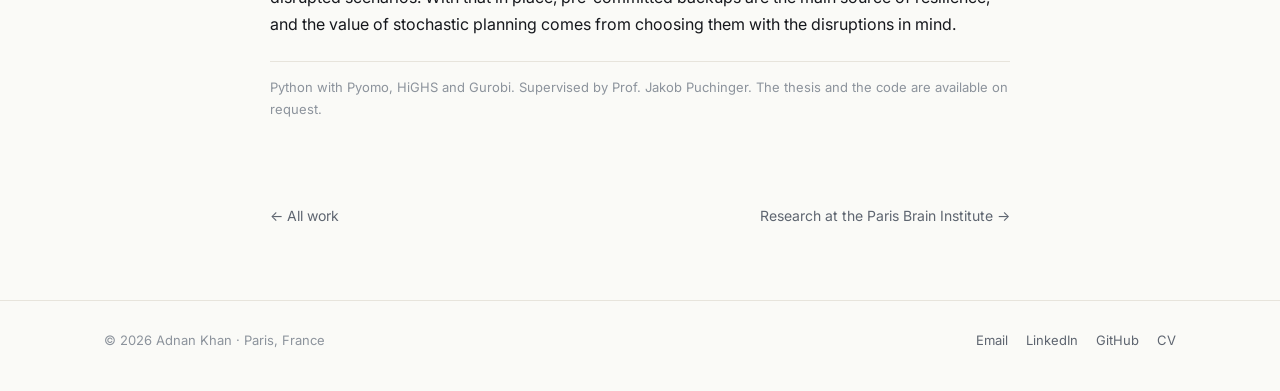
<file: thesis.html>
<!DOCTYPE html>
<html lang="en"><head>
<meta charset="utf-8"><meta name="viewport" content="width=device-width,initial-scale=1">
<title>Resilient Omnichannel Distribution under Disruption · Adnan Khan</title>
<meta name="description" content="Master&#x27;s thesis. A two-stage stochastic MILP with CVaR that gives every order a primary and a backup node before disruptions, with exact vehicle routing, tested out of sample on 300 new scenarios.">
<meta property="og:title" content="Resilient Omnichannel Distribution under Disruption · Adnan Khan"><meta property="og:description" content="Master&#x27;s thesis. A two-stage stochastic MILP with CVaR that gives every order a primary and a backup node before disruptions, with exact vehicle routing, tested out of sample on 300 new scenarios.">
<meta property="og:image" content="https://adnan-khan-or.github.io/adnan-headshot.jpg"><meta property="og:type" content="website">
<meta name="theme-color" content="#FAFAF7">
<link rel="icon" href="data:image/svg+xml,%3Csvg xmlns=%22http://www.w3.org/2000/svg%22 viewBox=%220 0 64 64%22%3E%3Crect width=%2264%22 height=%2264%22 rx=%2216%22 fill=%22%230F6B5E%22/%3E%3Ctext x=%2232%22 y=%2242%22 font-family=%22Georgia,serif%22 font-size=%2226%22 fill=%22white%22 text-anchor=%22middle%22%3EAK%3C/text%3E%3C/svg%3E">
<link rel="preconnect" href="https://fonts.googleapis.com"><link rel="preconnect" href="https://fonts.gstatic.com" crossorigin><link href="https://fonts.googleapis.com/css2?family=Inter:wght@400;500;600&family=Newsreader:opsz,ital,wght@6..72,0,400;6..72,0,500;6..72,1,400&display=swap" rel="stylesheet">
<link rel="stylesheet" href="style.css">
</head><body>
<header class="site-head"><div class="head-in"><a class="brand" href="index.html">Adnan Khan</a><button class="menu-btn" id="mb" aria-label="Open menu" aria-expanded="false">Menu</button><nav class="nav" id="nv"><a href="research.html" aria-current="page">Work</a><a href="experience.html">Experience</a><a href="education.html">Education</a><a href="about.html">About</a><a class="nav-cv" href="Adnan-Khan-CV.pdf">CV</a></nav></div></header>
<main class="page">
<div class="container"><div class="page-head"><div class="folio">Master's thesis &middot; CentraleSup&eacute;lec &middot; 2026</div><h1>Optimizing Resilient Omnichannel Distribution Networks with Two-Stage Stochastic MILP and CVaR Objective</h1><p class="standfirst">When a distribution centre goes down, the orders it was meant to serve still have to go somewhere. The thesis decides in advance where they go, and measures what that is worth under disruption.</p><div class="byline"><span><b>Supervisor</b> Prof. Jakob Puchinger</span><span><b>Institution</b> CentraleSup&eacute;lec, Universit&eacute; Paris-Saclay</span><span><b>Tools</b> Python, Pyomo, HiGHS, Gurobi</span></div></div></div><div class="container"><div style="padding-top:26px"><div class="keys"><span class="key">Two-stage stochastic MILP</span><span class="key">CVaR</span><span class="key">Vehicle routing</span><span class="key">Omnichannel</span><span class="key">Backup assignment</span><span class="key">Out-of-sample test</span></div></div><figure><div class="fig-frame"><img src="thesis-structure.png" alt="Two-stage decision structure" loading="lazy"></div><figcaption><b>Figure 1.</b> Decision structure. Primary and backup nodes are fixed before the scenario is known, everything else adapts to it.</figcaption></figure><section class="sheet"><div class="sec-no">&sect; 1</div><h2>The problem</h2><p class="lead">An omnichannel retailer serves three channels from the same network: home delivery, click-and-collect and store replenishment. They share nodes, vehicles and capacity, so when one node fails, the disruption hits every channel it serves at once.</p><p>The thesis looks at one decision that can soften the blow. Before anything breaks, every demand point gets a primary node and a backup node. When a disruption happens, orders can move to the backup without a search for capacity under pressure. The question is how to choose these pairs well, given the channels, the vehicles, the limits of outsourcing to a third-party logistics (3PL) provider, and the risk of very expensive scenarios.</p><figure><div class="fig-frame"><img src="thesis-network.png" alt="Map of the benchmark network" loading="lazy"></div><figcaption><b>Figure 2.</b> The benchmark network. Two distribution centres, two stores and fifteen demand points in three channels.</figcaption></figure></section><section class="sheet"><div class="sec-no">&sect; 2</div><h2>The model</h2><p>In the first stage, before the scenario is known, each demand point gets a primary and a backup node. In the second stage, once a disruption scenario is revealed, each order is served by its primary, by its backup, by 3PL, or left unserved at a penalty, and the vehicles are routed. The objective is the expected cost plus a conditional value-at-risk (CVaR) term on the worst scenarios.</p><p>Routing is modelled exactly by listing every feasible vehicle route with its shortest tour, which keeps the model linear and small. One modelling point turned out to matter. If serving an order from its backup costs the same as serving it from its primary, the two labels are interchangeable and the solver swaps them freely. A small backup premium gives each role a meaning.</p><div class="diagram"><svg viewBox="0 0 980 120" xmlns="http://www.w3.org/2000/svg" font-family="Inter,sans-serif" role="img" aria-label="From data to evaluated plan"><defs><marker id="ar" markerWidth="9" markerHeight="9" refX="8" refY="4.5" orient="auto"><path d="M0,0 L9,4.5 L0,9 z" fill="#16181D"/></marker></defs><rect x="0.0" y="20" width="148" height="86" rx="10" fill="#FFFFFF" stroke="#16181D" stroke-width="1"/><text x="12.0" y="12" font-size="10" letter-spacing="1.6" fill="#8C939C" font-weight="600">01</text><text x="12.0" y="46" font-size="13" font-weight="600" fill="#16181D">Data and scenarios</text><text x="12.0" y="70" font-size="10.5" fill="#5E6570">14 CSV files, seven</text><text x="12.0" y="84" font-size="10.5" fill="#5E6570">disruption scenarios</text><line x1="150.0" y1="63" x2="163.0" y2="63" stroke="#16181D" stroke-width="1" marker-end="url(#ar)"/><rect x="166.6" y="20" width="148" height="86" rx="10" fill="#FFFFFF" stroke="#16181D" stroke-width="1"/><text x="178.6" y="12" font-size="10" letter-spacing="1.6" fill="#8C939C" font-weight="600">02</text><text x="178.6" y="46" font-size="13" font-weight="600" fill="#16181D">Route enumeration</text><text x="178.6" y="70" font-size="10.5" fill="#5E6570">every feasible route</text><text x="178.6" y="84" font-size="10.5" fill="#5E6570">with its shortest tour</text><line x1="316.6" y1="63" x2="329.6" y2="63" stroke="#16181D" stroke-width="1" marker-end="url(#ar)"/><rect x="333.2" y="20" width="148" height="86" rx="10" fill="#E6F1EE" stroke="#16181D" stroke-width="1"/><text x="345.2" y="12" font-size="10" letter-spacing="1.6" fill="#8C939C" font-weight="600">03</text><text x="345.2" y="46" font-size="13" font-weight="600" fill="#16181D">Two-stage MILP</text><text x="345.2" y="70" font-size="10.5" fill="#5E6570">primary and backup first,</text><text x="345.2" y="84" font-size="10.5" fill="#5E6570">recourse and CVaR second</text><line x1="483.2" y1="63" x2="496.2" y2="63" stroke="#16181D" stroke-width="1" marker-end="url(#ar)"/><rect x="499.8" y="20" width="148" height="86" rx="10" fill="#FFFFFF" stroke="#16181D" stroke-width="1"/><text x="511.8" y="12" font-size="10" letter-spacing="1.6" fill="#8C939C" font-weight="600">04</text><text x="511.8" y="46" font-size="13" font-weight="600" fill="#16181D">Solve</text><text x="511.8" y="70" font-size="10.5" fill="#5E6570">HiGHS or Gurobi,</text><text x="511.8" y="84" font-size="10.5" fill="#5E6570">proven optimal</text><line x1="649.8" y1="63" x2="662.8" y2="63" stroke="#16181D" stroke-width="1" marker-end="url(#ar)"/><rect x="666.4" y="20" width="148" height="86" rx="10" fill="#E6F1EE" stroke="#16181D" stroke-width="1"/><text x="678.4" y="12" font-size="10" letter-spacing="1.6" fill="#8C939C" font-weight="600">05</text><text x="678.4" y="46" font-size="13" font-weight="600" fill="#16181D">Verification</text><text x="678.4" y="70" font-size="10.5" fill="#5E6570">a checker recomputes</text><text x="678.4" y="84" font-size="10.5" fill="#5E6570">every cost from raw data</text><line x1="816.4" y1="63" x2="829.4" y2="63" stroke="#16181D" stroke-width="1" marker-end="url(#ar)"/><rect x="833.0" y="20" width="148" height="86" rx="10" fill="#FFFFFF" stroke="#16181D" stroke-width="1"/><text x="845.0" y="12" font-size="10" letter-spacing="1.6" fill="#8C939C" font-weight="600">06</text><text x="845.0" y="46" font-size="13" font-weight="600" fill="#16181D">Evaluation</text><text x="845.0" y="70" font-size="10.5" fill="#5E6570">VSS, VBA, EVPI and</text><text x="845.0" y="84" font-size="10.5" fill="#5E6570">an out-of-sample test</text></svg></div><figcaption><b>Figure 3.</b> From the data to an evaluated plan.</figcaption></section><section class="sheet"><div class="sec-no">&sect; 3</div><h2>Scale and verification</h2><p>Replacing arc-based routing and bilinear service terms with enumerated routes made the model four times smaller and turned an unsolved model into one that is proven optimal in seconds. A separate checker recomputes every cost, route and capacity from the raw data, and every run passes it.</p><div class="table-wrap"><table><tr><th></th><th class="num">First version, arc-based</th><th class="num">Final model, route-based</th></tr><tr><td>Variables</td><td class="num">14,334</td><td class="num">3,573</td></tr><tr><td>Binary variables</td><td class="num">7,726</td><td class="num">3,565</td></tr><tr><td>Constraints</td><td class="num">8,863</td><td class="num">1,128</td></tr><tr><td>Result</td><td class="num">not proven optimal</td><td class="num">optimal in 3.4 s with HiGHS</td></tr></table></div><div class="metrics"><div class="metric"><div class="n">3,573</div><div class="l">Variables</div></div><div class="metric"><div class="n">0%</div><div class="l">Optimality gap</div></div><div class="metric"><div class="n">3.4 s</div><div class="l">Solve time, HiGHS</div></div><div class="metric"><div class="n">7</div><div class="l">Disruption scenarios</div></div></div></section><section class="sheet"><div class="sec-no">&sect; 4</div><h2>Results</h2><figure><div class="fig-frame"><img src="thesis-service-modes.png" alt="Heatmap of service modes" loading="lazy"></div><figcaption><b>Figure 4.</b> Service mode of every order in every scenario. Each cell shows the node that serves the order, 3PL, or U for unserved.</figcaption></figure><p>Backups do most of the work. Compared with a design without backups, they cut the <b>expected cost by 32.1 percent</b>, 3PL orders from six to four and unserved demand <b>from 127 to 48 units</b> over the seven scenarios. In the scenarios that carry 80 percent of the probability, primaries and backups absorb the disruption with no outsourcing and no lost demand.</p><div class="table-wrap"><table><tr><th>Plan</th><th class="num">Objective</th><th class="num">Expected cost</th><th class="num">CVaR</th><th class="num">3PL orders</th><th class="num">Unserved units</th></tr><tr class="hl"><td>Stochastic solution (RP)</td><td class="num">11,283.8</td><td class="num">2,936.0</td><td class="num">8,347.8</td><td class="num">4</td><td class="num">48</td></tr><tr><td>Average-based plan, nearest backups (EEV)</td><td class="num">12,987.1</td><td class="num">3,320.5</td><td class="num">9,666.6</td><td class="num">5</td><td class="num">84</td></tr><tr><td>Average-based primaries, best backups (EEV*)</td><td class="num">11,411.9</td><td class="num">2,896.1</td><td class="num">8,515.8</td><td class="num">4</td><td class="num">48</td></tr><tr><td>No backups (NB)</td><td class="num">12,814.7</td><td class="num">4,323.3</td><td class="num">8,491.4</td><td class="num">6</td><td class="num">127</td></tr><tr><td>Perfect information (WS)</td><td class="num">11,058.9</td><td class="num">2,714.3</td><td class="num">8,344.6</td><td class="num">&ndash;</td><td class="num">&ndash;</td></tr></table></div><p>Planning with the scenarios instead of their average saves between 1.1 and 13.1 percent of the objective, depending on how the average-based plan picks its backups. Its primaries are almost as good as those of the stochastic plan. Its backups are not, because the average scenario never needs one. Perfect information would lower the objective by only 2.0 percent.</p><figure><div class="fig-frame"><img src="thesis-costs.png" alt="Stacked bar chart of scenario costs" loading="lazy"></div><figcaption><b>Figure 5.</b> Cost of each scenario, split into handling, backup premium, vehicles, travel, 3PL and unserved penalty. The two severe scenarios are driven by outsourcing and lost demand.</figcaption></figure></section><section class="sheet"><div class="sec-no">&sect; 5</div><h2>Routing under disruption</h2><div class="pgrid-2" style="align-items:center"><figure><div class="fig-frame"><img src="thesis-routes-s5.png" alt="Vehicle routes when the east distribution centre is closed" loading="lazy" style="aspect-ratio:auto;object-fit:contain"></div></figure><div><p>When the east distribution centre closes, its trucks are down too. Its home delivery orders move to their backup stores, its pickup order moves to a store, and the remaining vehicles cover the rest.</p><p>Since no vehicle can carry more than three orders, every route has at most three stops, and the model can list all of them in advance.</p></div></div><figcaption><b>Figure 6.</b> Routes in the scenario where the east distribution centre closes.</figcaption></section><section class="sheet"><div class="sec-no">&sect; 6</div><h2>Risk and sensitivity</h2><figure><div class="fig-frame"><img src="thesis-sensitivity.png" alt="Three sensitivity charts" loading="lazy"></div><figcaption><b>Figure 7.</b> (a) Expected cost against CVaR for different risk weights. (b) The effect of the CVaR level. (c) Expected cost and unserved demand for different penalty levels.</figcaption></figure><p>Moving the risk weight from 0 to 0.5 trades 2.3 percent more expected cost for 3.8 percent less CVaR. The effect works through the labels. With more weight on the worst scenario, the primary role moves to the node that serves the order in that scenario. Raising the penalty does not reduce the unserved demand, because it comes from exhausted capacity and from outsourcing that only takes whole orders.</p></section><section class="sheet"><div class="sec-no">&sect; 7</div><h2>Does it hold beyond the benchmark?</h2><p>The benchmark is small and its scenarios are hand-made. I therefore wrote a generator for larger instances, with regional events that hit nearby nodes together, and tested every plan out of sample on 300 new scenarios per instance, with paired bootstrap intervals for the differences.</p><div class="table-wrap"><table><tr><th></th><th class="num">Benchmark</th><th class="num">Medium</th><th class="num">Large</th></tr><tr><td>Demand points</td><td class="num">15</td><td class="num">26</td><td class="num">42</td></tr><tr><td>Scenarios</td><td class="num">7</td><td class="num">15</td><td class="num">25</td></tr><tr><td>Variables</td><td class="num">3,573</td><td class="num">6,457</td><td class="num">12,974</td></tr><tr><td>Solve time, Gurobi</td><td class="num">0.7 s</td><td class="num">3.1 s</td><td class="num">64.1 s</td></tr><tr><td>Expected cost cut by backups</td><td class="num">32.1%</td><td class="num">7.8%</td><td class="num">16.1%</td></tr><tr><td>Value of the stochastic solution, best backups</td><td class="num">1.12%</td><td class="num">0.17%</td><td class="num">0.40%</td></tr></table></div><figure><div class="fig-frame"><img src="thesis-out-of-sample.png" alt="In-sample and out-of-sample objectives" loading="lazy"></div><figcaption><b>Figure 8.</b> In-sample and out-of-sample objective of the four plans on the two larger instances.</figcaption></figure><p>The value of backups held and grew. Without them, the objective is 8.2 and 20.0 percent higher on the new scenarios. With good backups, the average-based primaries do as well as the stochastic ones, so the value of planning with scenarios lies in the backups. The test also showed that small scenario sets misjudge cost. The in-sample objective was 45 percent too low on one instance and 27 percent too high on the other, while the ranking of the plans stayed the same.</p><div class="metrics"><div class="metric"><div class="n">8.2 / 20.0%</div><div class="l">Objective cut by backups, new scenarios</div></div><div class="metric"><div class="n">300</div><div class="l">New scenarios per instance</div></div><div class="metric"><div class="n">12,974</div><div class="l">Variables, largest instance</div></div></div></section><section class="sheet"><div class="sec-no">&sect; 8</div><h2>Summary</h2><p>A backup assignment only means something if using the backup has a cost or is restricted to disrupted scenarios. With that in place, pre-committed backups are the main source of resilience, and the value of stochastic planning comes from choosing them with the disruptions in mind.</p><p class="footnote">Python with Pyomo, HiGHS and Gurobi. Supervised by Prof. Jakob Puchinger. The thesis and the code are available on request.</p></section><div class="pager"><a href="research.html">&larr; All work</a><a href="icm.html">Research at the Paris Brain Institute &rarr;</a></div></div>
</main>
<footer class="site-foot"><div class="foot-in"><span>&copy; 2026 Adnan Khan &middot; Paris, France</span><span class="foot-links"><a href="mailto:mdadnankhan2022@gmail.com">Email</a><a href="https://linkedin.com/in/adnankhan121">LinkedIn</a><a href="https://github.com/Adnan-Khan-OR">GitHub</a><a href="Adnan-Khan-CV.pdf">CV</a></span></div></footer>
<script>const b=document.getElementById('mb'),n=document.getElementById('nv');b.onclick=()=>{n.classList.toggle('open');b.setAttribute('aria-expanded',n.classList.contains('open'))};</script>
</body></html>
</file>
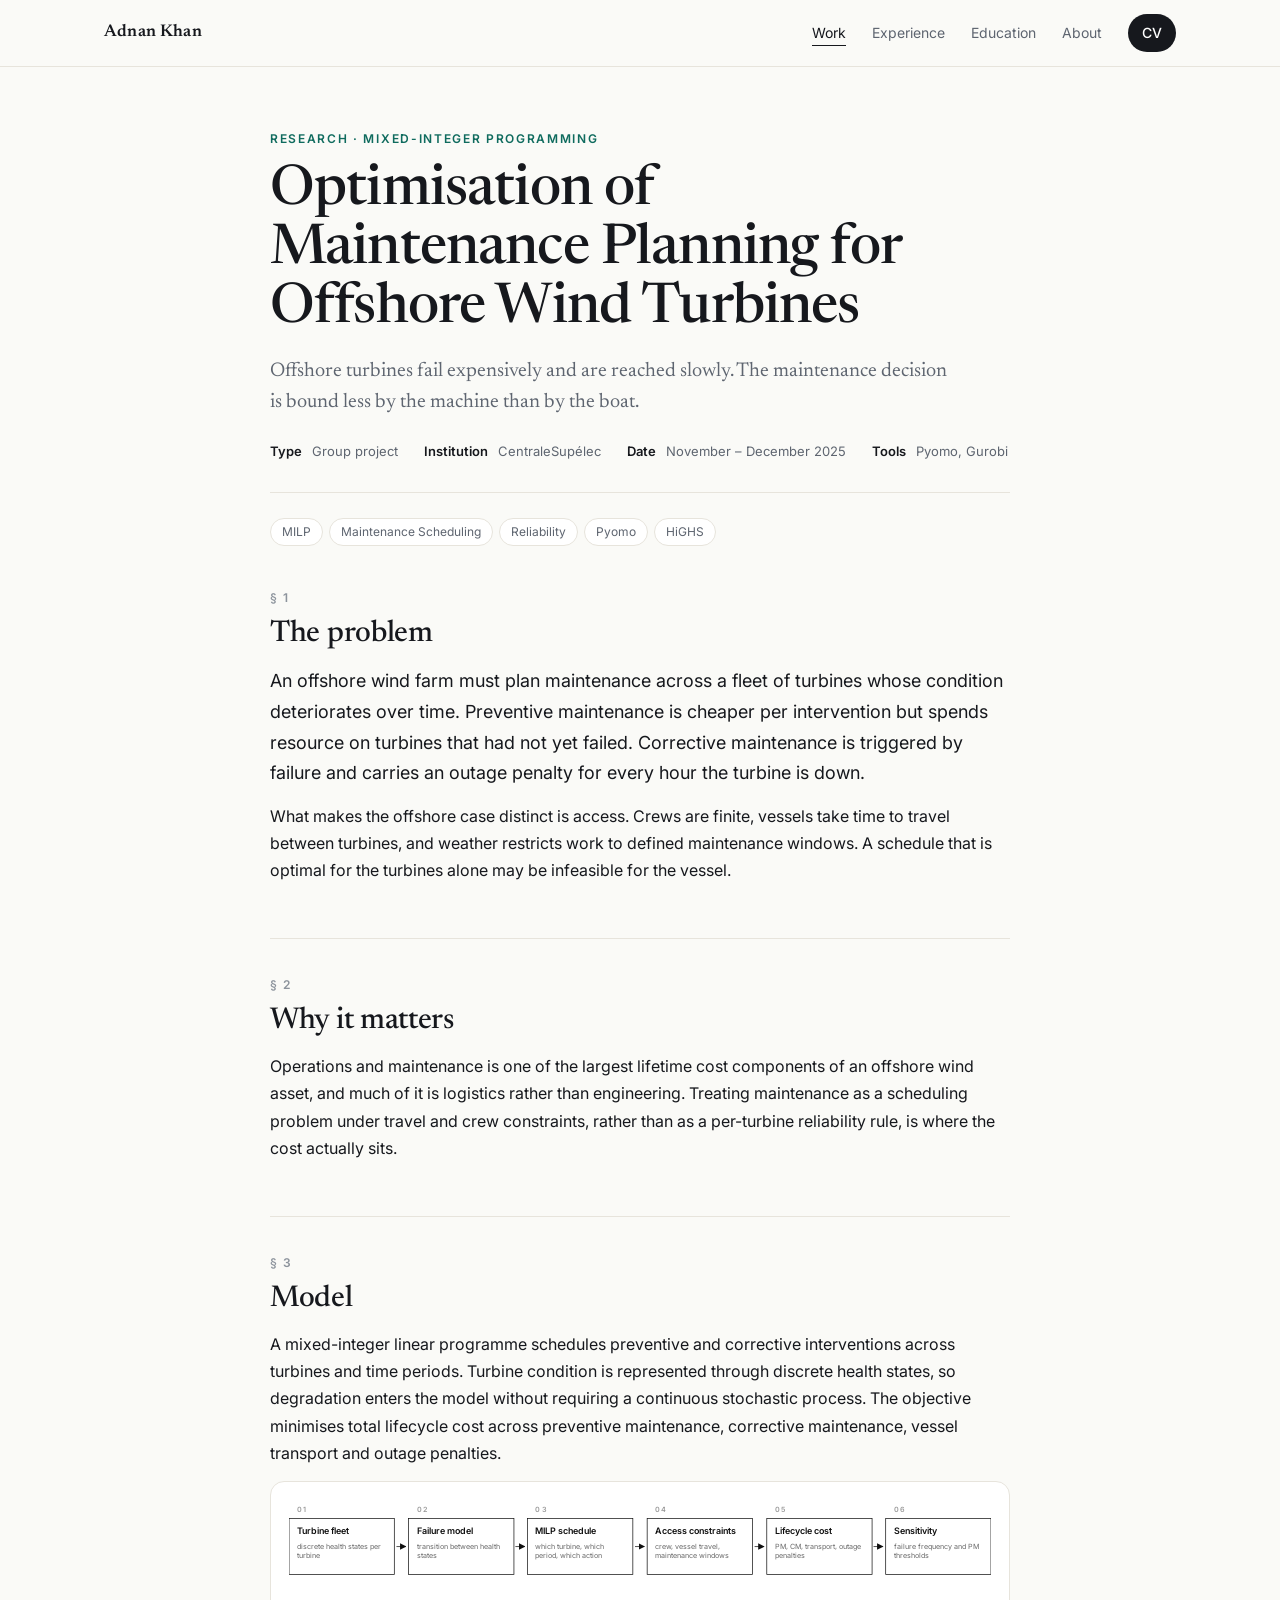
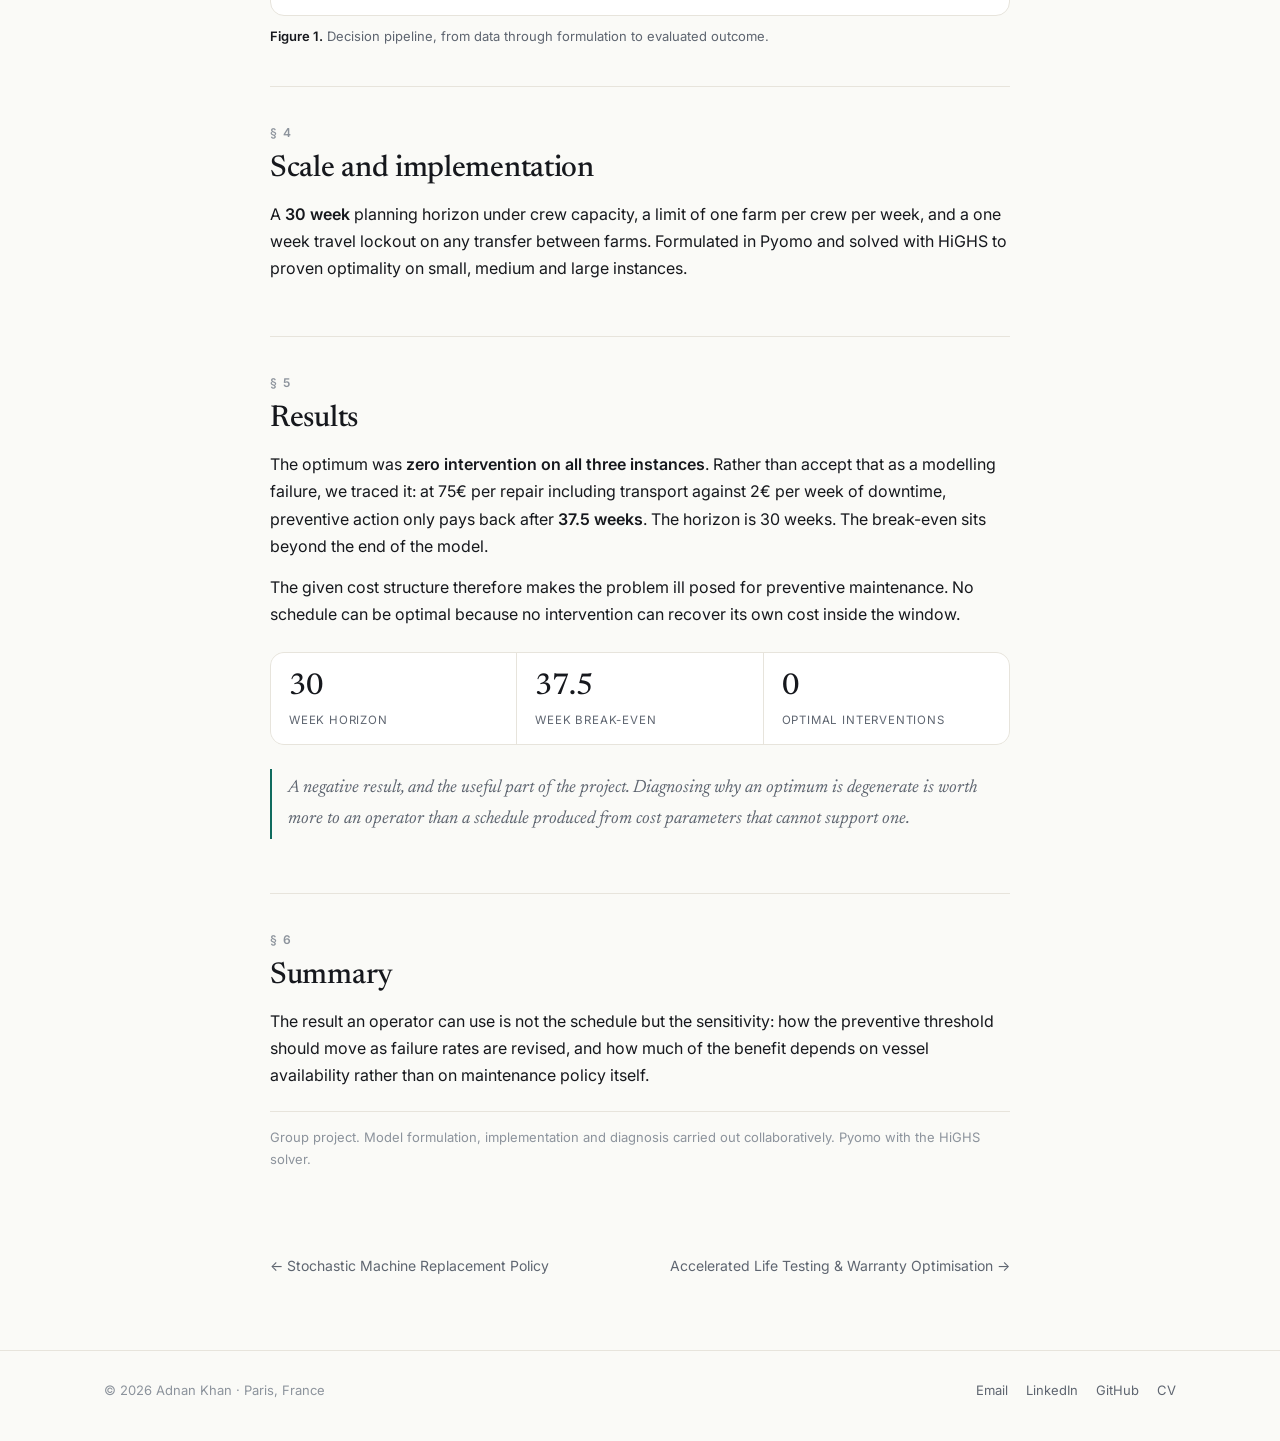
<file: turbine.html>
<!DOCTYPE html>
<html lang="en"><head>
<meta charset="utf-8"><meta name="viewport" content="width=device-width,initial-scale=1">
<title>Maintenance Planning for Offshore Wind Turbines · Adnan Khan</title>
<meta name="description" content="Scheduling preventive and corrective maintenance offshore, where the vessel and the crew are as constrained as the turbine.">
<meta property="og:title" content="Maintenance Planning for Offshore Wind Turbines · Adnan Khan"><meta property="og:description" content="Scheduling preventive and corrective maintenance offshore, where the vessel and the crew are as constrained as the turbine.">
<meta property="og:image" content="https://adnan-khan-or.github.io/adnan-headshot.jpg"><meta property="og:type" content="website">
<meta name="theme-color" content="#FAFAF7">
<link rel="icon" href="data:image/svg+xml,%3Csvg xmlns=%22http://www.w3.org/2000/svg%22 viewBox=%220 0 64 64%22%3E%3Crect width=%2264%22 height=%2264%22 rx=%2216%22 fill=%22%230F6B5E%22/%3E%3Ctext x=%2232%22 y=%2242%22 font-family=%22Georgia,serif%22 font-size=%2226%22 fill=%22white%22 text-anchor=%22middle%22%3EAK%3C/text%3E%3C/svg%3E">
<link rel="preconnect" href="https://fonts.googleapis.com"><link rel="preconnect" href="https://fonts.gstatic.com" crossorigin><link href="https://fonts.googleapis.com/css2?family=Inter:wght@400;500;600&family=Newsreader:opsz,ital,wght@6..72,0,400;6..72,0,500;6..72,1,400&display=swap" rel="stylesheet">
<link rel="stylesheet" href="style.css">
</head><body>
<header class="site-head"><div class="head-in"><a class="brand" href="index.html">Adnan Khan</a><button class="menu-btn" id="mb" aria-label="Open menu" aria-expanded="false">Menu</button><nav class="nav" id="nv"><a href="research.html" aria-current="page">Work</a><a href="experience.html">Experience</a><a href="education.html">Education</a><a href="about.html">About</a><a class="nav-cv" href="Adnan-Khan-CV.pdf">CV</a></nav></div></header>
<main class="page">
<div class="main"><div class="container"><div class="page-head"><div class="folio">Research · Mixed-integer programming</div><h1>Optimisation of Maintenance Planning for Offshore Wind Turbines</h1><p class="standfirst">Offshore turbines fail expensively and are reached slowly. The maintenance decision is bound less by the machine than by the boat.</p><div class="byline"><span><b>Type</b> Group project</span><span><b>Institution</b> CentraleSupélec</span><span><b>Date</b> November – December 2025</span><span><b>Tools</b> Pyomo, Gurobi</span></div></div></div><div class="container"><div style="padding-top:1.6rem"><div class="keys"><span class="key">MILP</span><span class="key">Maintenance Scheduling</span><span class="key">Reliability</span><span class="key">Pyomo</span><span class="key">HiGHS</span></div></div><section class="sheet"><div class="sec-no">§ 1</div><h2>The problem</h2><p class="lead">An offshore wind farm must plan maintenance across a fleet of turbines whose condition deteriorates over time. Preventive maintenance is cheaper per intervention but spends resource on turbines that had not yet failed. Corrective maintenance is triggered by failure and carries an outage penalty for every hour the turbine is down.</p>
<p>What makes the offshore case distinct is access. Crews are finite, vessels take time to travel between turbines, and weather restricts work to defined maintenance windows. A schedule that is optimal for the turbines alone may be infeasible for the vessel.</p></section><section class="sheet"><div class="sec-no">§ 2</div><h2>Why it matters</h2><p>Operations and maintenance is one of the largest lifetime cost components of an offshore wind asset, and much of it is logistics rather than engineering. Treating maintenance as a scheduling problem under travel and crew constraints, rather than as a per-turbine reliability rule, is where the cost actually sits.</p></section><section class="sheet"><div class="sec-no">§ 3</div><h2>Model</h2><p>A mixed-integer linear programme schedules preventive and corrective interventions across turbines and time periods. Turbine condition is represented through discrete health states, so degradation enters the model without requiring a continuous stochastic process. The objective minimises total lifecycle cost across preventive maintenance, corrective maintenance, vessel transport and outage penalties.</p><div class="diagram"><svg viewBox="0 0 980 146" xmlns="http://www.w3.org/2000/svg" font-family="Inter,sans-serif"><defs><marker id="ar" markerWidth="9" markerHeight="9" refX="8" refY="4.5" orient="auto"><path d="M0,0 L9,4.5 L0,9 z" fill="#0F0F0F"/></marker></defs><rect x="0" y="26" width="147" height="78" fill="none" stroke="#0F0F0F" stroke-width="1"/><text x="11" y="17" font-size="10" letter-spacing="1.6" fill="#9A9A9A" font-weight="600">01</text><text x="11" y="48" font-size="12.5" font-weight="600" fill="#0F0F0F">Turbine fleet</text><text x="11" y="69" font-size="10" fill="#6B6B6B">discrete health states per</text><text x="11" y="81" font-size="10" fill="#6B6B6B">turbine</text><line x1="150" y1="65" x2="163" y2="65" stroke="#0F0F0F" stroke-width="1" marker-end="url(#ar)"/><rect x="167" y="26" width="147" height="78" fill="none" stroke="#0F0F0F" stroke-width="1"/><text x="178" y="17" font-size="10" letter-spacing="1.6" fill="#9A9A9A" font-weight="600">02</text><text x="178" y="48" font-size="12.5" font-weight="600" fill="#0F0F0F">Failure model</text><text x="178" y="69" font-size="10" fill="#6B6B6B">transition between health</text><text x="178" y="81" font-size="10" fill="#6B6B6B">states</text><line x1="316" y1="65" x2="329" y2="65" stroke="#0F0F0F" stroke-width="1" marker-end="url(#ar)"/><rect x="333" y="26" width="147" height="78" fill="none" stroke="#0F0F0F" stroke-width="1"/><text x="344" y="17" font-size="10" letter-spacing="1.6" fill="#9A9A9A" font-weight="600">03</text><text x="344" y="48" font-size="12.5" font-weight="600" fill="#0F0F0F">MILP schedule</text><text x="344" y="69" font-size="10" fill="#6B6B6B">which turbine, which</text><text x="344" y="81" font-size="10" fill="#6B6B6B">period, which action</text><line x1="483" y1="65" x2="496" y2="65" stroke="#0F0F0F" stroke-width="1" marker-end="url(#ar)"/><rect x="500" y="26" width="147" height="78" fill="none" stroke="#0F0F0F" stroke-width="1"/><text x="511" y="17" font-size="10" letter-spacing="1.6" fill="#9A9A9A" font-weight="600">04</text><text x="511" y="48" font-size="12.5" font-weight="600" fill="#0F0F0F">Access constraints</text><text x="511" y="69" font-size="10" fill="#6B6B6B">crew, vessel travel,</text><text x="511" y="81" font-size="10" fill="#6B6B6B">maintenance windows</text><line x1="650" y1="65" x2="663" y2="65" stroke="#0F0F0F" stroke-width="1" marker-end="url(#ar)"/><rect x="667" y="26" width="147" height="78" fill="none" stroke="#0F0F0F" stroke-width="1"/><text x="678" y="17" font-size="10" letter-spacing="1.6" fill="#9A9A9A" font-weight="600">05</text><text x="678" y="48" font-size="12.5" font-weight="600" fill="#0F0F0F">Lifecycle cost</text><text x="678" y="69" font-size="10" fill="#6B6B6B">PM, CM, transport, outage</text><text x="678" y="81" font-size="10" fill="#6B6B6B">penalties</text><line x1="816" y1="65" x2="829" y2="65" stroke="#0F0F0F" stroke-width="1" marker-end="url(#ar)"/><rect x="833" y="26" width="147" height="78" fill="none" stroke="#0F0F0F" stroke-width="1"/><text x="844" y="17" font-size="10" letter-spacing="1.6" fill="#9A9A9A" font-weight="600">06</text><text x="844" y="48" font-size="12.5" font-weight="600" fill="#0F0F0F">Sensitivity</text><text x="844" y="69" font-size="10" fill="#6B6B6B">failure frequency and PM</text><text x="844" y="81" font-size="10" fill="#6B6B6B">thresholds</text></svg></div><figcaption><b>Figure 1.</b> Decision pipeline, from data through formulation to evaluated outcome.</figcaption></section><section class="sheet"><div class="sec-no">§ 4</div><h2>Scale and implementation</h2><p>A <b>30 week</b> planning horizon under crew capacity, a limit of one farm per crew per week, and a one week travel lockout on any transfer between farms. Formulated in Pyomo and solved with HiGHS to proven optimality on small, medium and large instances.</p></section><section class="sheet"><div class="sec-no">§ 5</div><h2>Results</h2><p>The optimum was <b>zero intervention on all three instances</b>. Rather than accept that as a modelling failure, we traced it: at 75&euro; per repair including transport against 2&euro; per week of downtime, preventive action only pays back after <b>37.5 weeks</b>. The horizon is 30 weeks. The break-even sits beyond the end of the model.</p>
<p>The given cost structure therefore makes the problem ill posed for preventive maintenance. No schedule can be optimal because no intervention can recover its own cost inside the window.</p>
<div class="metrics"><div class="metric"><div class="n">30</div><div class="l">Week horizon</div></div><div class="metric"><div class="n">37.5</div><div class="l">Week break-even</div></div><div class="metric"><div class="n">0</div><div class="l">Optimal interventions</div></div></div>
<p class="note">A negative result, and the useful part of the project. Diagnosing why an optimum is degenerate is worth more to an operator than a schedule produced from cost parameters that cannot support one.</p></section><section class="sheet"><div class="sec-no">§ 6</div><h2>Summary</h2><p>The result an operator can use is not the schedule but the sensitivity: how the preventive threshold should move as failure rates are revised, and how much of the benefit depends on vessel availability rather than on maintenance policy itself.</p><p class="footnote">Group project. Model formulation, implementation and diagnosis carried out collaboratively. Pyomo with the HiGHS solver.</p></section><div class="pager"><a href="replacement.html">← Stochastic Machine Replacement Policy</a><a href="alt.html">Accelerated Life Testing &amp; Warranty Optimisation →</a></div></div></div>
</main>
<footer class="site-foot"><div class="foot-in"><span>&copy; 2026 Adnan Khan &middot; Paris, France</span><span class="foot-links"><a href="mailto:mdadnankhan2022@gmail.com">Email</a><a href="https://linkedin.com/in/adnankhan121">LinkedIn</a><a href="https://github.com/Adnan-Khan-OR">GitHub</a><a href="Adnan-Khan-CV.pdf">CV</a></span></div></footer>
<script>const b=document.getElementById('mb'),n=document.getElementById('nv');b.onclick=()=>{n.classList.toggle('open');b.setAttribute('aria-expanded',n.classList.contains('open'))};</script>
</body></html>
</file>
<file: style.css>
/* Adnan Khan · portfolio · one stylesheet for every page */
:root{
  --bg:#FAFAF7; --surface:#FFFFFF; --ink:#16181D; --muted:#5E6570; --faint:#8C939C;
  --line:#E7E4DC; --accent:#0F6B5E; --accent-ink:#0B574C; --accent-soft:#E6F1EE;
  --serif:"Newsreader",Georgia,"Times New Roman",serif;
  --sans:"Inter",system-ui,-apple-system,"Segoe UI",Roboto,sans-serif;
  --radius:14px; --wrap:1120px; --read:740px;
}
@media (prefers-color-scheme:dark){
  :root{--bg:#0E1113;--surface:#15191C;--ink:#ECEDEE;--muted:#A6ADB4;--faint:#7C848C;
        --line:#252A2F;--accent:#5CC8B2;--accent-ink:#7FD9C6;--accent-soft:#132A26}
}
*{box-sizing:border-box}
html{-webkit-text-size-adjust:100%;scroll-behavior:smooth}
body{margin:0;background:var(--bg);color:var(--ink);font:400 16px/1.7 var(--sans);-webkit-font-smoothing:antialiased;text-rendering:optimizeLegibility}
img{max-width:100%;height:auto;display:block}
a{color:var(--accent);text-decoration:none;text-underline-offset:3px}
a:hover{text-decoration:underline}
::selection{background:var(--accent-soft)}
:focus-visible{outline:2px solid var(--accent);outline-offset:3px;border-radius:4px}

/* header and footer */
.site-head{position:sticky;top:0;z-index:20;background:color-mix(in srgb,var(--bg) 88%,transparent);backdrop-filter:saturate(1.4) blur(10px);-webkit-backdrop-filter:saturate(1.4) blur(10px);border-bottom:1px solid var(--line)}
.head-in{max-width:var(--wrap);margin:0 auto;padding:14px 24px;display:flex;align-items:center;justify-content:space-between;gap:20px}
.brand{font:600 17px/1 var(--serif);letter-spacing:.01em;color:var(--ink)}
.brand:hover{text-decoration:none;color:var(--accent)}
.nav{display:flex;align-items:center;gap:26px;font-size:14px}
.nav a{color:var(--muted)}
.nav a:hover,.nav a[aria-current=page]{color:var(--ink);text-decoration:none}
.nav a[aria-current=page]{box-shadow:0 1px 0 var(--ink)}
.nav .nav-cv{color:var(--surface);background:var(--ink);padding:7px 14px;border-radius:999px;font-weight:500}
.nav .nav-cv:hover{color:var(--surface);background:var(--accent)}
.menu-btn{display:none;font:500 14px var(--sans);color:var(--ink);background:none;border:1px solid var(--line);border-radius:999px;padding:6px 14px;cursor:pointer}
.site-foot{border-top:1px solid var(--line);margin-top:72px}
.foot-in{max-width:var(--wrap);margin:0 auto;padding:28px 24px 40px;display:flex;flex-wrap:wrap;justify-content:space-between;gap:12px;font-size:13px;color:var(--faint)}
.foot-links{display:flex;gap:18px}
.foot-links a{color:var(--muted)}

/* page frame */
.page{max-width:var(--wrap);margin:0 auto;padding:0 24px}
.container{max-width:var(--read);margin:0 auto}
.container.wide{max-width:var(--wrap)}
h1,h2,h3{color:var(--ink);text-wrap:balance}
h1{font:500 clamp(34px,5.2vw,56px)/1.06 var(--serif);letter-spacing:-.015em;margin:14px 0 16px}
h2{font:500 30px/1.2 var(--serif);letter-spacing:-.01em;margin:0 0 14px}
h3{font:600 17px/1.35 var(--sans);margin:0 0 6px}
p{margin:0 0 14px}
b,strong{font-weight:600}
ul{padding-left:20px}
li{margin:4px 0}

/* article pages */
.page-head{padding:64px 0 30px;border-bottom:1px solid var(--line)}
.folio{font:600 12px/1.4 var(--sans);letter-spacing:.14em;text-transform:uppercase;color:var(--accent)}
.standfirst{font:400 20px/1.55 var(--serif);color:var(--muted);max-width:62ch;margin:0}
.byline{display:flex;flex-wrap:wrap;gap:8px 26px;margin-top:22px;font-size:13px;color:var(--muted)}
.byline b{color:var(--ink);font-weight:600;margin-right:6px}
.keys{display:flex;flex-wrap:wrap;gap:6px;margin:0 0 6px}
.key{font-size:12px;line-height:1;padding:7px 11px;border:1px solid var(--line);border-radius:999px;color:var(--muted);background:var(--surface)}
.sheet{padding:40px 0;border-bottom:1px solid var(--line)}
.sheet:last-of-type{border-bottom:0}
.sec-no{font:600 12px/1 var(--sans);letter-spacing:.14em;color:var(--faint);margin-bottom:12px}
.lead{font-size:18px;color:var(--ink)}
.lead::first-letter{all:unset}
.note{border-left:2px solid var(--accent);padding:4px 0 4px 16px;color:var(--muted);font-family:var(--serif);font-size:18px;font-style:italic}
.footnote{font-size:13px;color:var(--faint);border-top:1px solid var(--line);padding-top:14px;margin-top:22px}
.pager{display:flex;justify-content:space-between;gap:16px;padding:30px 0 0;font-size:14px}
.pager a{color:var(--muted)}
.pager a:hover{color:var(--accent);text-decoration:none}
.plain{list-style:none;padding:0}
.plain li{position:relative;padding-left:18px;margin:8px 0}
.plain li::before{content:"";position:absolute;left:0;top:.8em;width:6px;height:1px;background:var(--faint)}

/* figures, diagrams, metrics, tables */
figure{margin:24px 0}
.fig-frame,.diagram{background:#fff;border:1px solid var(--line);border-radius:var(--radius);padding:16px;overflow:hidden}
.diagram{overflow-x:auto;padding:18px 18px 10px}
.diagram svg{width:100%;min-width:660px;height:auto;display:block}
figcaption{font-size:13px;line-height:1.55;color:var(--muted);margin-top:10px}
figcaption b{color:var(--ink);font-weight:600}
.plate img,.photo{border-radius:var(--radius)}
.metrics{display:grid;grid-template-columns:repeat(auto-fit,minmax(150px,1fr));gap:1px;background:var(--line);border:1px solid var(--line);border-radius:var(--radius);overflow:hidden;margin:24px 0}
.metric{background:var(--surface);padding:18px 18px 16px}
.metric .n{font:500 30px/1.1 var(--serif);color:var(--ink);font-variant-numeric:tabular-nums}
.metric .l{font-size:11.5px;letter-spacing:.07em;text-transform:uppercase;color:var(--muted);margin-top:8px;line-height:1.4}
.table-wrap{overflow-x:auto;margin:22px 0}
table{width:100%;border-collapse:collapse;font-size:14px;font-variant-numeric:tabular-nums}
th{font:600 11.5px/1.3 var(--sans);letter-spacing:.07em;text-transform:uppercase;color:var(--muted);text-align:left;padding:0 12px 10px 0;border-bottom:1px solid var(--ink)}
td{padding:10px 12px 10px 0;border-bottom:1px solid var(--line);vertical-align:top}
td.num,th.num{text-align:right}
tr.hl td{background:var(--accent-soft)}
.pgrid-2,.pgrid-3{display:grid;gap:14px;margin:22px 0}
.pgrid-2{grid-template-columns:1fr 1fr}
.pgrid-3{grid-template-columns:repeat(3,1fr)}
.pgrid-2 figure,.pgrid-3 figure{margin:0}
.pgrid-2 img,.pgrid-3 img{width:100%;aspect-ratio:4/3;object-fit:cover;border-radius:var(--radius)}

/* lists on research, experience and education pages */
.entry{display:grid;grid-template-columns:44px 1fr;gap:18px;padding:22px 0;border-bottom:1px solid var(--line)}
.entry:last-child{border-bottom:0}
.idx{font:500 22px/1.2 var(--serif);color:var(--faint)}
.entry h3 a{color:var(--ink)}
.entry h3 a:hover{color:var(--accent);text-decoration:none}
.entry p{color:var(--muted);margin:4px 0 10px}
.record{display:grid;grid-template-columns:190px 1fr;gap:28px;padding:30px 0;border-bottom:1px solid var(--line)}
.record:last-child{border-bottom:0}
.when{font-size:13px;line-height:1.6;color:var(--muted)}
.org{color:var(--muted);font-size:14px;margin:2px 0 12px}
.ed-photo{float:right;width:36%;margin:4px 0 14px 22px}
.ed-photo img{border-radius:var(--radius)}
.ed-photo figcaption{margin-top:6px}
.record table{clear:both}

/* home page */
.hero{display:grid;grid-template-columns:1.25fr .9fr;gap:56px;align-items:center;padding:72px 0 44px}
.eyebrow{font:600 12px/1.5 var(--sans);letter-spacing:.14em;text-transform:uppercase;color:var(--accent);margin:0}
.hero h1{font-size:clamp(44px,7vw,76px);margin:12px 0 18px}
.hero-lead{font:400 22px/1.5 var(--serif);color:var(--ink);margin-bottom:16px}
.hero p{color:var(--muted)}
.hero-photo{margin:0;position:relative}
.hero-photo img{width:100%;aspect-ratio:1/1;object-fit:cover;border-radius:22px;box-shadow:0 30px 60px -30px rgba(16,24,32,.35)}
.actions{display:flex;flex-wrap:wrap;gap:10px;margin-top:26px}
.btn{display:inline-flex;align-items:center;gap:8px;font:500 14px/1 var(--sans);padding:12px 18px;border-radius:999px;border:1px solid var(--line);color:var(--ink);background:var(--surface)}
.btn:hover{text-decoration:none;border-color:var(--ink)}
.btn-primary{background:var(--ink);color:var(--surface);border-color:var(--ink)}
.btn-primary:hover{background:var(--accent);border-color:var(--accent);color:#fff}
.facts{display:grid;grid-template-columns:repeat(4,1fr);border-top:1px solid var(--line);border-bottom:1px solid var(--line)}
.facts div{padding:18px 18px 18px 0}
.facts div+div{padding-left:18px;border-left:1px solid var(--line)}
.facts span{display:block;font-size:11.5px;letter-spacing:.08em;text-transform:uppercase;color:var(--faint);margin-bottom:6px}
.facts b{font-weight:500;font-size:15px;line-height:1.45}
.block{padding:64px 0 0}
.block-head{display:flex;align-items:baseline;justify-content:space-between;gap:16px;margin-bottom:22px}
.block-head h2{margin:0}
.block-head a{font-size:14px;color:var(--muted)}
.cards{display:grid;grid-template-columns:repeat(3,1fr);gap:18px}
.card{display:flex;flex-direction:column;background:var(--surface);border:1px solid var(--line);border-radius:18px;overflow:hidden;color:var(--ink);transition:transform .2s ease,box-shadow .2s ease,border-color .2s ease}
.card:hover{text-decoration:none;transform:translateY(-3px);border-color:transparent;box-shadow:0 22px 44px -28px rgba(16,24,32,.45)}
.card-img{aspect-ratio:16/10;background:#fff;border-bottom:1px solid var(--line);overflow:hidden}
.card-img img{width:100%;height:100%;object-fit:cover}
.card-img.fit img{object-fit:contain;padding:14px}
.card-body{padding:18px 20px 20px;display:flex;flex-direction:column;gap:8px;flex:1}
.card-kind{font:600 11.5px/1.3 var(--sans);letter-spacing:.1em;text-transform:uppercase;color:var(--accent)}
.card h3{font:500 21px/1.25 var(--serif);margin:0}
.card p{font-size:14.5px;line-height:1.6;color:var(--muted);margin:0 0 6px}
.card .keys{margin-top:auto}
.card.feature{grid-column:span 2;display:grid;grid-template-columns:1.1fr 1fr}
.card.feature .card-img{aspect-ratio:auto;border-bottom:0;border-right:1px solid var(--line)}
.timeline{border-top:1px solid var(--line)}
.tl{display:grid;grid-template-columns:120px 1fr auto;gap:24px;padding:20px 0;border-bottom:1px solid var(--line);align-items:baseline}
.tl .yr{font:500 15px var(--serif);color:var(--faint)}
.tl h3{margin:0 0 4px}
.tl p{margin:0;color:var(--muted);font-size:14.5px}
.tl .go{font-size:14px;white-space:nowrap}
.toolkit{display:grid;grid-template-columns:repeat(3,1fr);gap:18px}
.tk{background:var(--surface);border:1px solid var(--line);border-radius:18px;padding:22px}
.tk h3{font:500 20px var(--serif);margin-bottom:12px}
.contact{display:grid;grid-template-columns:1.2fr 1fr;gap:40px;align-items:center;background:var(--surface);border:1px solid var(--line);border-radius:22px;padding:40px}
.contact h2{margin-bottom:8px}
.contact p{color:var(--muted);margin:0}
.contact dl{margin:0;display:grid;grid-template-columns:auto 1fr;gap:10px 20px;font-size:15px}
.contact dt{color:var(--faint);font-size:12px;letter-spacing:.08em;text-transform:uppercase;padding-top:3px}
.contact dd{margin:0}
.about-photo img{border-radius:22px}

/* small screens */
@media (max-width:900px){
  .hero{grid-template-columns:1fr;gap:28px;padding-top:40px}
  .hero-photo{max-width:380px}
  .facts{grid-template-columns:1fr 1fr}
  .facts div:nth-child(3){border-left:0;padding-left:0}
  .facts div:nth-child(n+3){border-top:1px solid var(--line)}
  .cards{grid-template-columns:1fr 1fr}
  .card.feature{grid-column:span 2}
  .toolkit{grid-template-columns:1fr}
  .contact{grid-template-columns:1fr;padding:28px}
}
@media (max-width:720px){
  .menu-btn{display:inline-block}
  .nav{display:none;position:absolute;top:100%;left:0;right:0;flex-direction:column;align-items:flex-start;gap:14px;padding:18px 24px 22px;background:var(--bg);border-bottom:1px solid var(--line)}
  .nav.open{display:flex}
  .page-head{padding-top:40px}
  h2{font-size:26px}
  .cards{grid-template-columns:1fr}
  .card.feature{grid-column:auto;display:flex}
  .card.feature .card-img{aspect-ratio:16/10;border-right:0;border-bottom:1px solid var(--line)}
  .record{grid-template-columns:1fr;gap:10px}
  .ed-photo{float:none;width:100%;margin:0 0 14px}
  .tl{grid-template-columns:1fr;gap:4px}
  .pgrid-3{grid-template-columns:1fr 1fr}
  .entry{grid-template-columns:32px 1fr;gap:12px}
}
@media print{.site-head,.site-foot,.menu-btn{display:none}body{background:#fff}}
</file>
